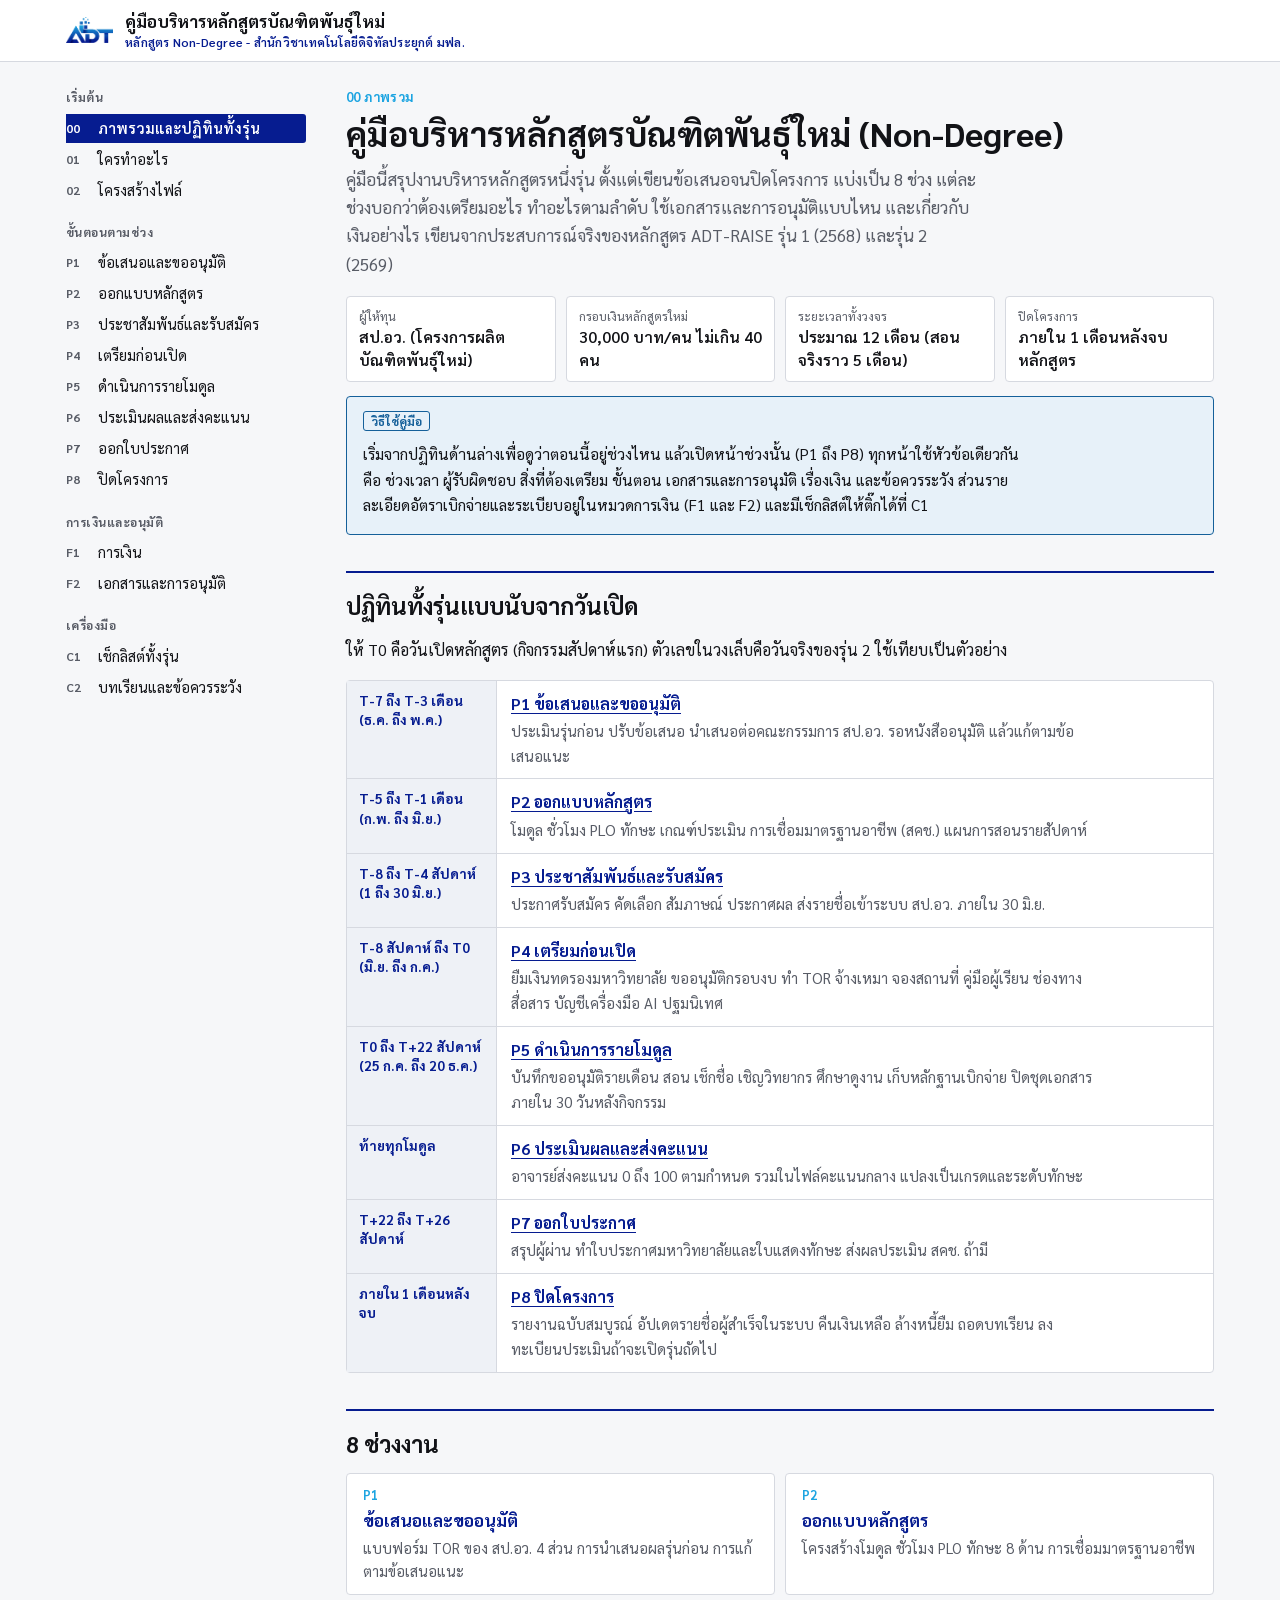
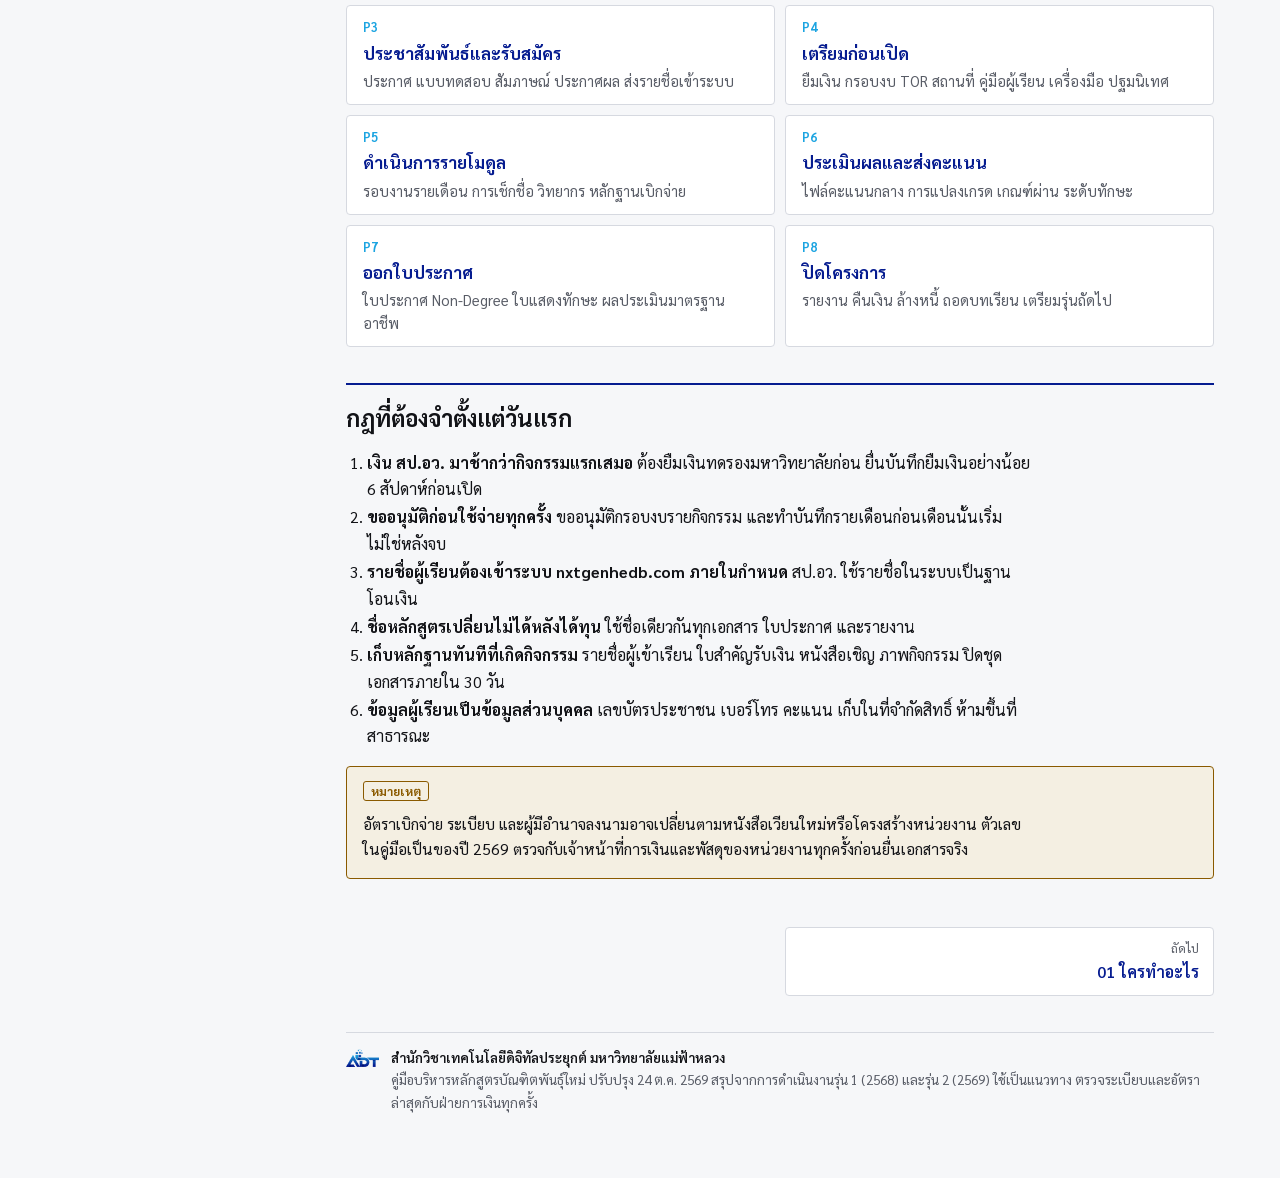
<file: index.html>
<!doctype html>
<html lang="th">
<head>
<meta charset="utf-8">
<meta name="viewport" content="width=device-width, initial-scale=1">
<title>คู่มือบริหารหลักสูตรบัณฑิตพันธุ์ใหม่</title>
<meta name="description" content="00 ภาพรวมและปฏิทินทั้งรุ่น">
<link rel="preconnect" href="https://fonts.googleapis.com">
<link rel="preconnect" href="https://fonts.gstatic.com" crossorigin>
<link rel="stylesheet" href="https://fonts.googleapis.com/css2?family=Sarabun:wght@400;600;700&display=swap">
<link rel="stylesheet" href="style.css">
<link rel="icon" type="image/png" href="assets/ADTlogo.png">
</head>
<body>
<header class="top"><div class="top-in">
  <a class="brand" href="index.html">
    <img class="logo" src="assets/ADTlogo.png" alt="สำนักวิชาเทคโนโลยีดิจิทัลประยุกต์ มฟล." onerror="this.style.display='none'">
    <div><div class="t">คู่มือบริหารหลักสูตรบัณฑิตพันธุ์ใหม่</div><div class="org">หลักสูตร Non-Degree - สำนักวิชาเทคโนโลยีดิจิทัลประยุกต์ มฟล.</div></div>
  </a>
  <button class="btn quiet menu-btn" type="button" aria-expanded="false" aria-controls="side">สารบัญ</button>
</div></header>
<div class="shell">
<nav class="side" id="side" aria-label="สารบัญ">
<div class="grp">เริ่มต้น</div><ol>
<li><a href="index.html" aria-current="page"><span class="n">00</span><span>ภาพรวมและปฏิทินทั้งรุ่น</span></a></li>
<li><a href="roles.html"><span class="n">01</span><span>ใครทำอะไร</span></a></li>
<li><a href="files.html"><span class="n">02</span><span>โครงสร้างไฟล์</span></a></li>
</ol>
<div class="grp">ขั้นตอนตามช่วง</div><ol>
<li><a href="p1-proposal.html"><span class="n">P1</span><span>ข้อเสนอและขออนุมัติ</span></a></li>
<li><a href="p2-design.html"><span class="n">P2</span><span>ออกแบบหลักสูตร</span></a></li>
<li><a href="p3-admission.html"><span class="n">P3</span><span>ประชาสัมพันธ์และรับสมัคร</span></a></li>
<li><a href="p4-prelaunch.html"><span class="n">P4</span><span>เตรียมก่อนเปิด</span></a></li>
<li><a href="p5-operation.html"><span class="n">P5</span><span>ดำเนินการรายโมดูล</span></a></li>
<li><a href="p6-assessment.html"><span class="n">P6</span><span>ประเมินผลและส่งคะแนน</span></a></li>
<li><a href="p7-certificate.html"><span class="n">P7</span><span>ออกใบประกาศ</span></a></li>
<li><a href="p8-closeout.html"><span class="n">P8</span><span>ปิดโครงการ</span></a></li>
</ol>
<div class="grp">การเงินและอนุมัติ</div><ol>
<li><a href="finance.html"><span class="n">F1</span><span>การเงิน</span></a></li>
<li><a href="approvals.html"><span class="n">F2</span><span>เอกสารและการอนุมัติ</span></a></li>
</ol>
<div class="grp">เครื่องมือ</div><ol>
<li><a href="checklist.html"><span class="n">C1</span><span>เช็กลิสต์ทั้งรุ่น</span></a></li>
<li><a href="lessons.html"><span class="n">C2</span><span>บทเรียนและข้อควรระวัง</span></a></li>
</ol>
</nav>
<main>
<div class="eyebrow">00 ภาพรวม</div>
<h1>คู่มือบริหารหลักสูตรบัณฑิตพันธุ์ใหม่ (Non-Degree)</h1>
<p class="lede">คู่มือนี้สรุปงานบริหารหลักสูตรหนึ่งรุ่น ตั้งแต่เขียนข้อเสนอจนปิดโครงการ แบ่งเป็น 8 ช่วง แต่ละช่วงบอกว่าต้องเตรียมอะไร ทำอะไรตามลำดับ ใช้เอกสารและการอนุมัติแบบไหน และเกี่ยวกับเงินอย่างไร เขียนจากประสบการณ์จริงของหลักสูตร ADT-RAISE รุ่น 1 (2568) และรุ่น 2 (2569)</p>

<div class="strip">
  <div><div class="k">ผู้ให้ทุน</div><div class="v">สป.อว. (โครงการผลิตบัณฑิตพันธุ์ใหม่)</div></div>
  <div><div class="k">กรอบเงินหลักสูตรใหม่</div><div class="v">30,000 บาท/คน ไม่เกิน 40 คน</div></div>
  <div><div class="k">ระยะเวลาทั้งวงจร</div><div class="v">ประมาณ 12 เดือน (สอนจริงราว 5 เดือน)</div></div>
  <div><div class="k">ปิดโครงการ</div><div class="v">ภายใน 1 เดือนหลังจบหลักสูตร</div></div>
</div>

<div class="box info">
  <span class="lbl sky">วิธีใช้คู่มือ</span>
  <p>เริ่มจากปฏิทินด้านล่างเพื่อดูว่าตอนนี้อยู่ช่วงไหน แล้วเปิดหน้าช่วงนั้น (P1 ถึง P8) ทุกหน้าใช้หัวข้อเดียวกัน คือ ช่วงเวลา ผู้รับผิดชอบ สิ่งที่ต้องเตรียม ขั้นตอน เอกสารและการอนุมัติ เรื่องเงิน และข้อควรระวัง ส่วนรายละเอียดอัตราเบิกจ่ายและระเบียบอยู่ในหมวดการเงิน (F1 และ F2) และมีเช็กลิสต์ให้ติ๊กได้ที่ C1</p>
</div>

<h2>ปฏิทินทั้งรุ่นแบบนับจากวันเปิด</h2>
<p>ให้ T0 คือวันเปิดหลักสูตร (กิจกรรมสัปดาห์แรก) ตัวเลขในวงเล็บคือวันจริงของรุ่น 2 ใช้เทียบเป็นตัวอย่าง</p>
<div class="tl">
  <div class="tl-row"><div class="tl-when">T-7 ถึง T-3 เดือน<br>(ธ.ค. ถึง พ.ค.)</div><div class="tl-what"><a href="p1-proposal.html">P1 ข้อเสนอและขออนุมัติ</a><p>ประเมินรุ่นก่อน ปรับข้อเสนอ นำเสนอต่อคณะกรรมการ สป.อว. รอหนังสืออนุมัติ แล้วแก้ตามข้อเสนอแนะ</p></div></div>
  <div class="tl-row"><div class="tl-when">T-5 ถึง T-1 เดือน<br>(ก.พ. ถึง มิ.ย.)</div><div class="tl-what"><a href="p2-design.html">P2 ออกแบบหลักสูตร</a><p>โมดูล ชั่วโมง PLO ทักษะ เกณฑ์ประเมิน การเชื่อมมาตรฐานอาชีพ (สคช.) แผนการสอนรายสัปดาห์</p></div></div>
  <div class="tl-row"><div class="tl-when">T-8 ถึง T-4 สัปดาห์<br>(1 ถึง 30 มิ.ย.)</div><div class="tl-what"><a href="p3-admission.html">P3 ประชาสัมพันธ์และรับสมัคร</a><p>ประกาศรับสมัคร คัดเลือก สัมภาษณ์ ประกาศผล ส่งรายชื่อเข้าระบบ สป.อว. ภายใน 30 มิ.ย.</p></div></div>
  <div class="tl-row"><div class="tl-when">T-8 สัปดาห์ ถึง T0<br>(มิ.ย. ถึง ก.ค.)</div><div class="tl-what"><a href="p4-prelaunch.html">P4 เตรียมก่อนเปิด</a><p>ยืมเงินทดรองมหาวิทยาลัย ขออนุมัติกรอบงบ ทำ TOR จ้างเหมา จองสถานที่ คู่มือผู้เรียน ช่องทางสื่อสาร บัญชีเครื่องมือ AI ปฐมนิเทศ</p></div></div>
  <div class="tl-row"><div class="tl-when">T0 ถึง T+22 สัปดาห์<br>(25 ก.ค. ถึง 20 ธ.ค.)</div><div class="tl-what"><a href="p5-operation.html">P5 ดำเนินการรายโมดูล</a><p>บันทึกขออนุมัติรายเดือน สอน เช็กชื่อ เชิญวิทยากร ศึกษาดูงาน เก็บหลักฐานเบิกจ่าย ปิดชุดเอกสารภายใน 30 วันหลังกิจกรรม</p></div></div>
  <div class="tl-row"><div class="tl-when">ท้ายทุกโมดูล</div><div class="tl-what"><a href="p6-assessment.html">P6 ประเมินผลและส่งคะแนน</a><p>อาจารย์ส่งคะแนน 0 ถึง 100 ตามกำหนด รวมในไฟล์คะแนนกลาง แปลงเป็นเกรดและระดับทักษะ</p></div></div>
  <div class="tl-row"><div class="tl-when">T+22 ถึง T+26 สัปดาห์</div><div class="tl-what"><a href="p7-certificate.html">P7 ออกใบประกาศ</a><p>สรุปผู้ผ่าน ทำใบประกาศมหาวิทยาลัยและใบแสดงทักษะ ส่งผลประเมิน สคช. ถ้ามี</p></div></div>
  <div class="tl-row"><div class="tl-when">ภายใน 1 เดือนหลังจบ</div><div class="tl-what"><a href="p8-closeout.html">P8 ปิดโครงการ</a><p>รายงานฉบับสมบูรณ์ อัปเดตรายชื่อผู้สำเร็จในระบบ คืนเงินเหลือ ล้างหนี้ยืม ถอดบทเรียน ลงทะเบียนประเมินถ้าจะเปิดรุ่นถัดไป</p></div></div>
</div>

<h2>8 ช่วงงาน</h2>
<div class="cards">
  <a class="card" href="p1-proposal.html"><span class="n">P1</span><b>ข้อเสนอและขออนุมัติ</b><span>แบบฟอร์ม TOR ของ สป.อว. 4 ส่วน การนำเสนอผลรุ่นก่อน การแก้ตามข้อเสนอแนะ</span></a>
  <a class="card" href="p2-design.html"><span class="n">P2</span><b>ออกแบบหลักสูตร</b><span>โครงสร้างโมดูล ชั่วโมง PLO ทักษะ 8 ด้าน การเชื่อมมาตรฐานอาชีพ</span></a>
  <a class="card" href="p3-admission.html"><span class="n">P3</span><b>ประชาสัมพันธ์และรับสมัคร</b><span>ประกาศ แบบทดสอบ สัมภาษณ์ ประกาศผล ส่งรายชื่อเข้าระบบ</span></a>
  <a class="card" href="p4-prelaunch.html"><span class="n">P4</span><b>เตรียมก่อนเปิด</b><span>ยืมเงิน กรอบงบ TOR สถานที่ คู่มือผู้เรียน เครื่องมือ ปฐมนิเทศ</span></a>
  <a class="card" href="p5-operation.html"><span class="n">P5</span><b>ดำเนินการรายโมดูล</b><span>รอบงานรายเดือน การเช็กชื่อ วิทยากร หลักฐานเบิกจ่าย</span></a>
  <a class="card" href="p6-assessment.html"><span class="n">P6</span><b>ประเมินผลและส่งคะแนน</b><span>ไฟล์คะแนนกลาง การแปลงเกรด เกณฑ์ผ่าน ระดับทักษะ</span></a>
  <a class="card" href="p7-certificate.html"><span class="n">P7</span><b>ออกใบประกาศ</b><span>ใบประกาศ Non-Degree ใบแสดงทักษะ ผลประเมินมาตรฐานอาชีพ</span></a>
  <a class="card" href="p8-closeout.html"><span class="n">P8</span><b>ปิดโครงการ</b><span>รายงาน คืนเงิน ล้างหนี้ ถอดบทเรียน เตรียมรุ่นถัดไป</span></a>
</div>

<h2>กฎที่ต้องจำตั้งแต่วันแรก</h2>
<ol>
  <li><b>เงิน สป.อว. มาช้ากว่ากิจกรรมแรกเสมอ</b> ต้องยืมเงินทดรองมหาวิทยาลัยก่อน ยื่นบันทึกยืมเงินอย่างน้อย 6 สัปดาห์ก่อนเปิด</li>
  <li><b>ขออนุมัติก่อนใช้จ่ายทุกครั้ง</b> ขออนุมัติกรอบงบรายกิจกรรม และทำบันทึกรายเดือนก่อนเดือนนั้นเริ่ม ไม่ใช่หลังจบ</li>
  <li><b>รายชื่อผู้เรียนต้องเข้าระบบ nxtgenhedb.com ภายในกำหนด</b> สป.อว. ใช้รายชื่อในระบบเป็นฐานโอนเงิน</li>
  <li><b>ชื่อหลักสูตรเปลี่ยนไม่ได้หลังได้ทุน</b> ใช้ชื่อเดียวกันทุกเอกสาร ใบประกาศ และรายงาน</li>
  <li><b>เก็บหลักฐานทันทีที่เกิดกิจกรรม</b> รายชื่อผู้เข้าเรียน ใบสำคัญรับเงิน หนังสือเชิญ ภาพกิจกรรม ปิดชุดเอกสารภายใน 30 วัน</li>
  <li><b>ข้อมูลผู้เรียนเป็นข้อมูลส่วนบุคคล</b> เลขบัตรประชาชน เบอร์โทร คะแนน เก็บในที่จำกัดสิทธิ์ ห้ามขึ้นที่สาธารณะ</li>
</ol>

<div class="box warn">
  <span class="lbl warn">หมายเหตุ</span>
  <p>อัตราเบิกจ่าย ระเบียบ และผู้มีอำนาจลงนามอาจเปลี่ยนตามหนังสือเวียนใหม่หรือโครงสร้างหน่วยงาน ตัวเลขในคู่มือเป็นของปี 2569 ตรวจกับเจ้าหน้าที่การเงินและพัสดุของหน่วยงานทุกครั้งก่อนยื่นเอกสารจริง</p>
</div>
<nav class="pn" aria-label="หน้าก่อนและถัดไป">
<a class="next" href="roles.html"><small>ถัดไป</small>01 ใครทำอะไร</a>
</nav>
<footer><img src="assets/ADTlogo.png" alt="" onerror="this.style.display='none'"><div><b>สำนักวิชาเทคโนโลยีดิจิทัลประยุกต์ มหาวิทยาลัยแม่ฟ้าหลวง</b><br>คู่มือบริหารหลักสูตรบัณฑิตพันธุ์ใหม่ ปรับปรุง 24 ต.ค. 2569 สรุปจากการดำเนินงานรุ่น 1 (2568) และรุ่น 2 (2569) ใช้เป็นแนวทาง ตรวจระเบียบและอัตราล่าสุดกับฝ่ายการเงินทุกครั้ง</div></footer>
</main>
</div>
<script>
(function () {
  var b = document.querySelector('.menu-btn'), s = document.getElementById('side');
  if (b && s) b.addEventListener('click', function () {
    var o = s.classList.toggle('open'); b.setAttribute('aria-expanded', o ? 'true' : 'false');
  });
})();
</script>

</body>
</html>
</file>
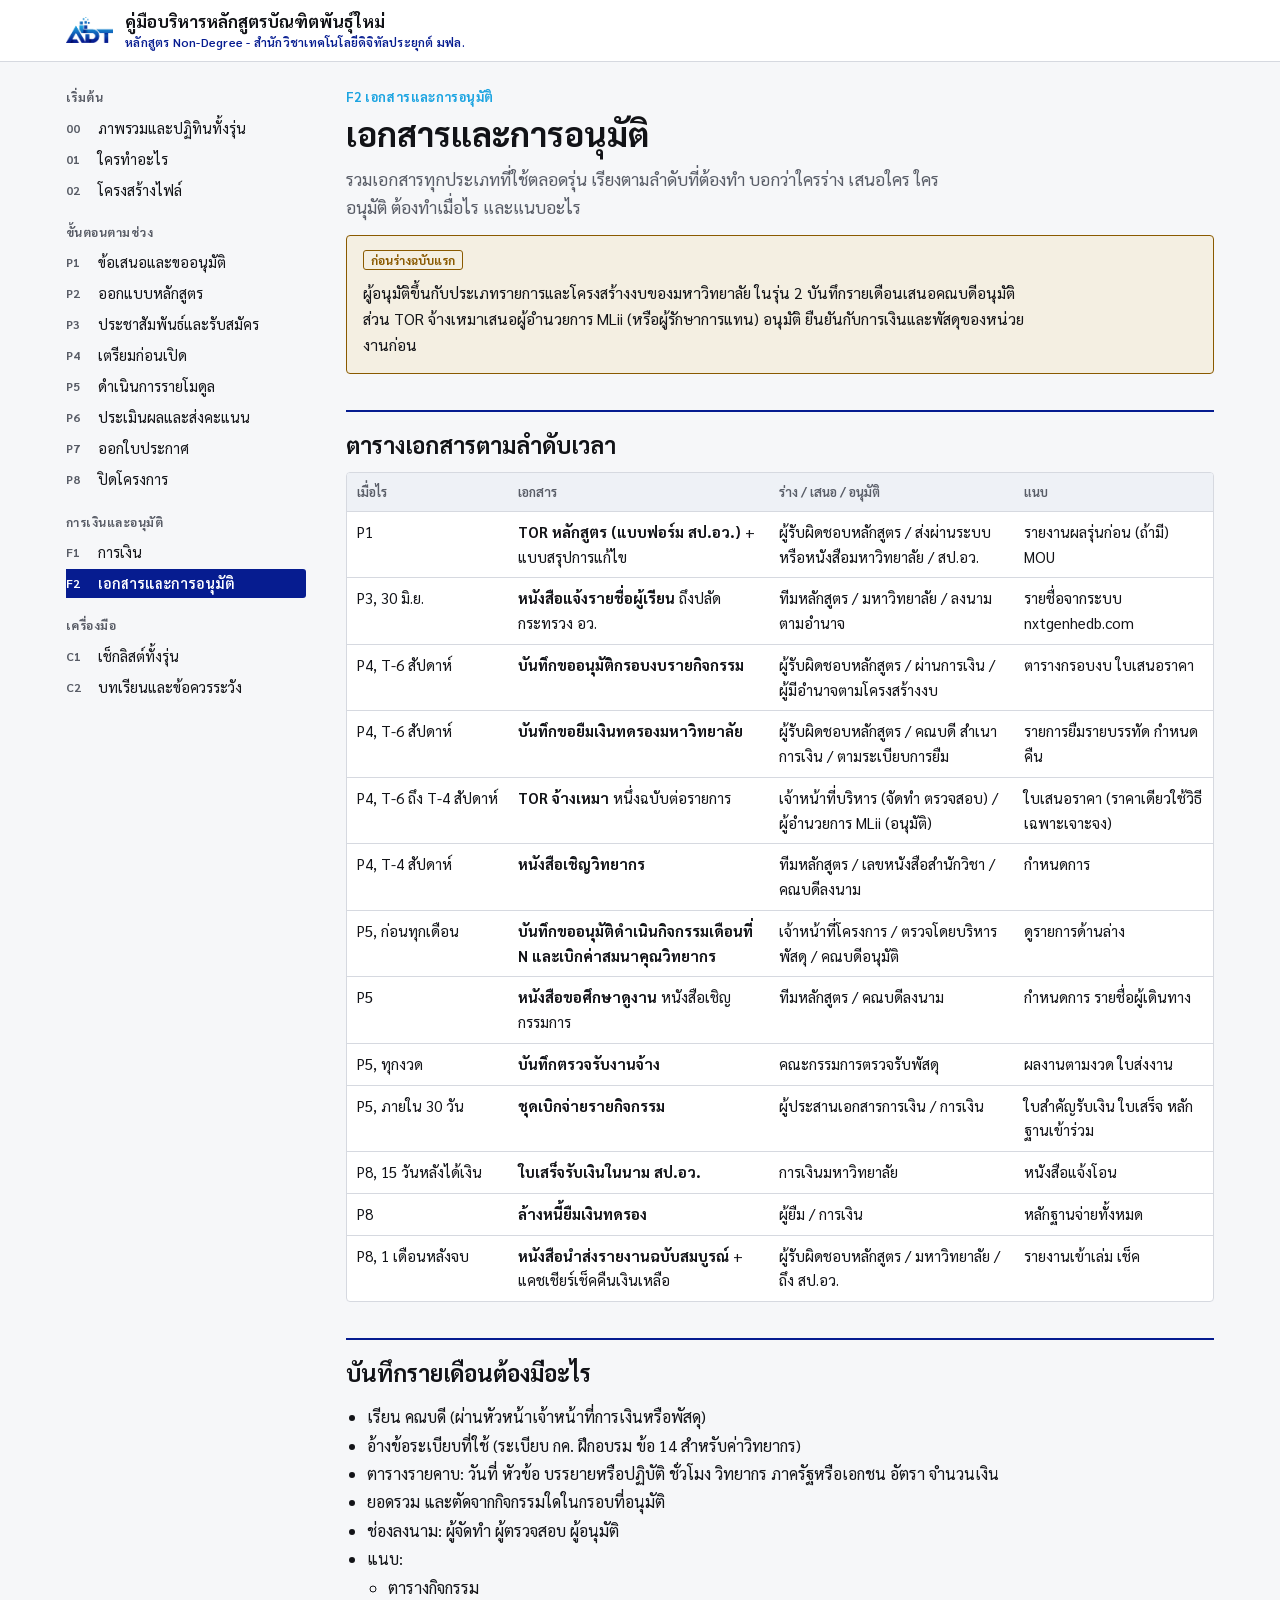
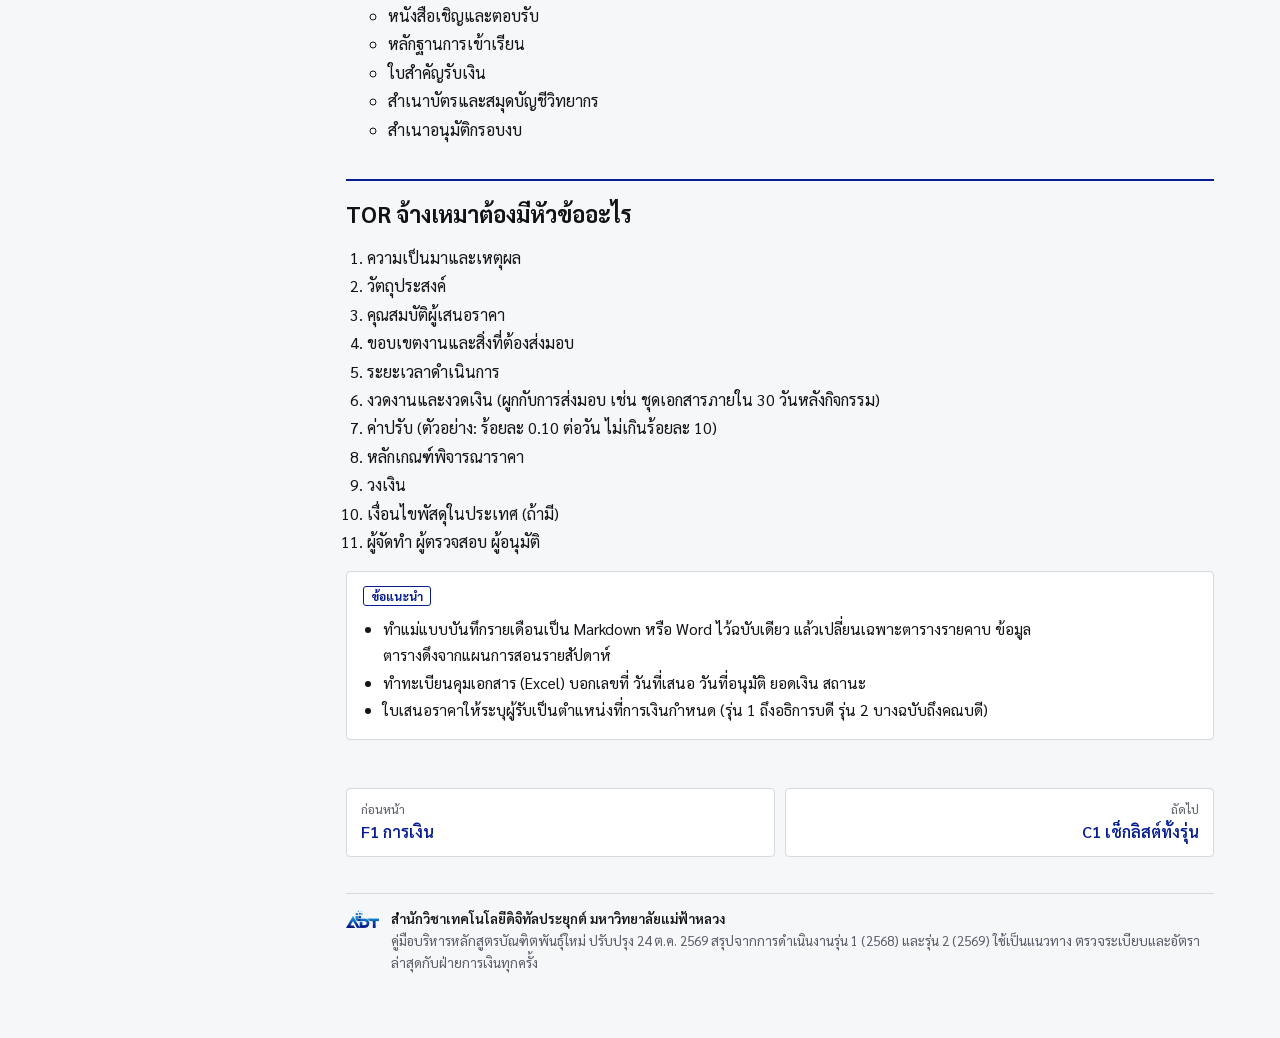
<file: approvals.html>
<!doctype html>
<html lang="th">
<head>
<meta charset="utf-8">
<meta name="viewport" content="width=device-width, initial-scale=1">
<title>เอกสารและการอนุมัติ | คู่มือบริหารหลักสูตรบัณฑิตพันธุ์ใหม่</title>
<meta name="description" content="F2 เอกสารและการอนุมัติ">
<link rel="preconnect" href="https://fonts.googleapis.com">
<link rel="preconnect" href="https://fonts.gstatic.com" crossorigin>
<link rel="stylesheet" href="https://fonts.googleapis.com/css2?family=Sarabun:wght@400;600;700&display=swap">
<link rel="stylesheet" href="style.css">
<link rel="icon" type="image/png" href="assets/ADTlogo.png">
</head>
<body>
<header class="top"><div class="top-in">
  <a class="brand" href="index.html">
    <img class="logo" src="assets/ADTlogo.png" alt="สำนักวิชาเทคโนโลยีดิจิทัลประยุกต์ มฟล." onerror="this.style.display='none'">
    <div><div class="t">คู่มือบริหารหลักสูตรบัณฑิตพันธุ์ใหม่</div><div class="org">หลักสูตร Non-Degree - สำนักวิชาเทคโนโลยีดิจิทัลประยุกต์ มฟล.</div></div>
  </a>
  <button class="btn quiet menu-btn" type="button" aria-expanded="false" aria-controls="side">สารบัญ</button>
</div></header>
<div class="shell">
<nav class="side" id="side" aria-label="สารบัญ">
<div class="grp">เริ่มต้น</div><ol>
<li><a href="index.html"><span class="n">00</span><span>ภาพรวมและปฏิทินทั้งรุ่น</span></a></li>
<li><a href="roles.html"><span class="n">01</span><span>ใครทำอะไร</span></a></li>
<li><a href="files.html"><span class="n">02</span><span>โครงสร้างไฟล์</span></a></li>
</ol>
<div class="grp">ขั้นตอนตามช่วง</div><ol>
<li><a href="p1-proposal.html"><span class="n">P1</span><span>ข้อเสนอและขออนุมัติ</span></a></li>
<li><a href="p2-design.html"><span class="n">P2</span><span>ออกแบบหลักสูตร</span></a></li>
<li><a href="p3-admission.html"><span class="n">P3</span><span>ประชาสัมพันธ์และรับสมัคร</span></a></li>
<li><a href="p4-prelaunch.html"><span class="n">P4</span><span>เตรียมก่อนเปิด</span></a></li>
<li><a href="p5-operation.html"><span class="n">P5</span><span>ดำเนินการรายโมดูล</span></a></li>
<li><a href="p6-assessment.html"><span class="n">P6</span><span>ประเมินผลและส่งคะแนน</span></a></li>
<li><a href="p7-certificate.html"><span class="n">P7</span><span>ออกใบประกาศ</span></a></li>
<li><a href="p8-closeout.html"><span class="n">P8</span><span>ปิดโครงการ</span></a></li>
</ol>
<div class="grp">การเงินและอนุมัติ</div><ol>
<li><a href="finance.html"><span class="n">F1</span><span>การเงิน</span></a></li>
<li><a href="approvals.html" aria-current="page"><span class="n">F2</span><span>เอกสารและการอนุมัติ</span></a></li>
</ol>
<div class="grp">เครื่องมือ</div><ol>
<li><a href="checklist.html"><span class="n">C1</span><span>เช็กลิสต์ทั้งรุ่น</span></a></li>
<li><a href="lessons.html"><span class="n">C2</span><span>บทเรียนและข้อควรระวัง</span></a></li>
</ol>
</nav>
<main>
<div class="eyebrow">F2 เอกสารและการอนุมัติ</div>
<h1>เอกสารและการอนุมัติ</h1>
<p class="lede">รวมเอกสารทุกประเภทที่ใช้ตลอดรุ่น เรียงตามลำดับที่ต้องทำ บอกว่าใครร่าง เสนอใคร ใครอนุมัติ ต้องทำเมื่อไร และแนบอะไร</p>

<div class="box warn">
  <span class="lbl warn">ก่อนร่างฉบับแรก</span>
  <p>ผู้อนุมัติขึ้นกับประเภทรายการและโครงสร้างงบของมหาวิทยาลัย ในรุ่น 2 บันทึกรายเดือนเสนอคณบดีอนุมัติ ส่วน TOR จ้างเหมาเสนอผู้อำนวยการ MLii (หรือผู้รักษาการแทน) อนุมัติ ยืนยันกับการเงินและพัสดุของหน่วยงานก่อน</p>
</div>

<h2>ตารางเอกสารตามลำดับเวลา</h2>
<div class="tbl"><table>
<thead><tr><th>เมื่อไร</th><th>เอกสาร</th><th>ร่าง / เสนอ / อนุมัติ</th><th>แนบ</th></tr></thead>
<tbody>
<tr><td class="nw">P1</td><td><b>TOR หลักสูตร (แบบฟอร์ม สป.อว.)</b> + แบบสรุปการแก้ไข</td><td>ผู้รับผิดชอบหลักสูตร / ส่งผ่านระบบหรือหนังสือมหาวิทยาลัย / สป.อว.</td><td>รายงานผลรุ่นก่อน (ถ้ามี) MOU</td></tr>
<tr><td class="nw">P3, 30 มิ.ย.</td><td><b>หนังสือแจ้งรายชื่อผู้เรียน</b> ถึงปลัดกระทรวง อว.</td><td>ทีมหลักสูตร / มหาวิทยาลัย / ลงนามตามอำนาจ</td><td>รายชื่อจากระบบ nxtgenhedb.com</td></tr>
<tr><td class="nw">P4, T-6 สัปดาห์</td><td><b>บันทึกขออนุมัติกรอบงบรายกิจกรรม</b></td><td>ผู้รับผิดชอบหลักสูตร / ผ่านการเงิน / ผู้มีอำนาจตามโครงสร้างงบ</td><td>ตารางกรอบงบ ใบเสนอราคา</td></tr>
<tr><td class="nw">P4, T-6 สัปดาห์</td><td><b>บันทึกขอยืมเงินทดรองมหาวิทยาลัย</b></td><td>ผู้รับผิดชอบหลักสูตร / คณบดี สำเนาการเงิน / ตามระเบียบการยืม</td><td>รายการยืมรายบรรทัด กำหนดคืน</td></tr>
<tr><td class="nw">P4, T-6 ถึง T-4 สัปดาห์</td><td><b>TOR จ้างเหมา</b> หนึ่งฉบับต่อรายการ</td><td>เจ้าหน้าที่บริหาร (จัดทำ ตรวจสอบ) / ผู้อำนวยการ MLii (อนุมัติ)</td><td>ใบเสนอราคา (ราคาเดียวใช้วิธีเฉพาะเจาะจง)</td></tr>
<tr><td class="nw">P4, T-4 สัปดาห์</td><td><b>หนังสือเชิญวิทยากร</b></td><td>ทีมหลักสูตร / เลขหนังสือสำนักวิชา / คณบดีลงนาม</td><td>กำหนดการ</td></tr>
<tr><td class="nw">P5, ก่อนทุกเดือน</td><td><b>บันทึกขออนุมัติดำเนินกิจกรรมเดือนที่ N และเบิกค่าสมนาคุณวิทยากร</b></td><td>เจ้าหน้าที่โครงการ / ตรวจโดยบริหาร พัสดุ / คณบดีอนุมัติ</td><td>ดูรายการด้านล่าง</td></tr>
<tr><td class="nw">P5</td><td><b>หนังสือขอศึกษาดูงาน</b> หนังสือเชิญกรรมการ</td><td>ทีมหลักสูตร / คณบดีลงนาม</td><td>กำหนดการ รายชื่อผู้เดินทาง</td></tr>
<tr><td class="nw">P5, ทุกงวด</td><td><b>บันทึกตรวจรับงานจ้าง</b></td><td>คณะกรรมการตรวจรับพัสดุ</td><td>ผลงานตามงวด ใบส่งงาน</td></tr>
<tr><td class="nw">P5, ภายใน 30 วัน</td><td><b>ชุดเบิกจ่ายรายกิจกรรม</b></td><td>ผู้ประสานเอกสารการเงิน / การเงิน</td><td>ใบสำคัญรับเงิน ใบเสร็จ หลักฐานเข้าร่วม</td></tr>
<tr><td class="nw">P8, 15 วันหลังได้เงิน</td><td><b>ใบเสร็จรับเงินในนาม สป.อว.</b></td><td>การเงินมหาวิทยาลัย</td><td>หนังสือแจ้งโอน</td></tr>
<tr><td class="nw">P8</td><td><b>ล้างหนี้ยืมเงินทดรอง</b></td><td>ผู้ยืม / การเงิน</td><td>หลักฐานจ่ายทั้งหมด</td></tr>
<tr><td class="nw">P8, 1 เดือนหลังจบ</td><td><b>หนังสือนำส่งรายงานฉบับสมบูรณ์</b> + แคชเชียร์เช็คคืนเงินเหลือ</td><td>ผู้รับผิดชอบหลักสูตร / มหาวิทยาลัย / ถึง สป.อว.</td><td>รายงานเข้าเล่ม เช็ค</td></tr>
</tbody></table></div>

<h2>บันทึกรายเดือนต้องมีอะไร</h2>
<ul>
  <li>เรียน คณบดี (ผ่านหัวหน้าเจ้าหน้าที่การเงินหรือพัสดุ)</li>
  <li>อ้างข้อระเบียบที่ใช้ (ระเบียบ กค. ฝึกอบรม ข้อ 14 สำหรับค่าวิทยากร)</li>
  <li>ตารางรายคาบ: วันที่ หัวข้อ บรรยายหรือปฏิบัติ ชั่วโมง วิทยากร ภาครัฐหรือเอกชน อัตรา จำนวนเงิน</li>
  <li>ยอดรวม และตัดจากกิจกรรมใดในกรอบที่อนุมัติ</li>
  <li>ช่องลงนาม: ผู้จัดทำ ผู้ตรวจสอบ ผู้อนุมัติ</li>
  <li>แนบ:
    <ul>
      <li>ตารางกิจกรรม</li>
      <li>หนังสือเชิญและตอบรับ</li>
      <li>หลักฐานการเข้าเรียน</li>
      <li>ใบสำคัญรับเงิน</li>
      <li>สำเนาบัตรและสมุดบัญชีวิทยากร</li>
      <li>สำเนาอนุมัติกรอบงบ</li>
    </ul>
  </li>
</ul>

<h2>TOR จ้างเหมาต้องมีหัวข้ออะไร</h2>
<ol>
  <li>ความเป็นมาและเหตุผล</li>
  <li>วัตถุประสงค์</li>
  <li>คุณสมบัติผู้เสนอราคา</li>
  <li>ขอบเขตงานและสิ่งที่ต้องส่งมอบ</li>
  <li>ระยะเวลาดำเนินการ</li>
  <li>งวดงานและงวดเงิน (ผูกกับการส่งมอบ เช่น ชุดเอกสารภายใน 30 วันหลังกิจกรรม)</li>
  <li>ค่าปรับ (ตัวอย่าง: ร้อยละ 0.10 ต่อวัน ไม่เกินร้อยละ 10)</li>
  <li>หลักเกณฑ์พิจารณาราคา</li>
  <li>วงเงิน</li>
  <li>เงื่อนไขพัสดุในประเทศ (ถ้ามี)</li>
  <li>ผู้จัดทำ ผู้ตรวจสอบ ผู้อนุมัติ</li>
</ol>

<div class="box">
  <span class="lbl navy">ข้อแนะนำ</span>
  <ul>
    <li>ทำแม่แบบบันทึกรายเดือนเป็น Markdown หรือ Word ไว้ฉบับเดียว แล้วเปลี่ยนเฉพาะตารางรายคาบ ข้อมูลตารางดึงจากแผนการสอนรายสัปดาห์</li>
    <li>ทำทะเบียนคุมเอกสาร (Excel) บอกเลขที่ วันที่เสนอ วันที่อนุมัติ ยอดเงิน สถานะ</li>
    <li>ใบเสนอราคาให้ระบุผู้รับเป็นตำแหน่งที่การเงินกำหนด (รุ่น 1 ถึงอธิการบดี รุ่น 2 บางฉบับถึงคณบดี)</li>
  </ul>
</div>
<nav class="pn" aria-label="หน้าก่อนและถัดไป">
<a href="finance.html"><small>ก่อนหน้า</small>F1 การเงิน</a>
<a class="next" href="checklist.html"><small>ถัดไป</small>C1 เช็กลิสต์ทั้งรุ่น</a>
</nav>
<footer><img src="assets/ADTlogo.png" alt="" onerror="this.style.display='none'"><div><b>สำนักวิชาเทคโนโลยีดิจิทัลประยุกต์ มหาวิทยาลัยแม่ฟ้าหลวง</b><br>คู่มือบริหารหลักสูตรบัณฑิตพันธุ์ใหม่ ปรับปรุง 24 ต.ค. 2569 สรุปจากการดำเนินงานรุ่น 1 (2568) และรุ่น 2 (2569) ใช้เป็นแนวทาง ตรวจระเบียบและอัตราล่าสุดกับฝ่ายการเงินทุกครั้ง</div></footer>
</main>
</div>
<script>
(function () {
  var b = document.querySelector('.menu-btn'), s = document.getElementById('side');
  if (b && s) b.addEventListener('click', function () {
    var o = s.classList.toggle('open'); b.setAttribute('aria-expanded', o ? 'true' : 'false');
  });
})();
</script>

</body>
</html>
</file>
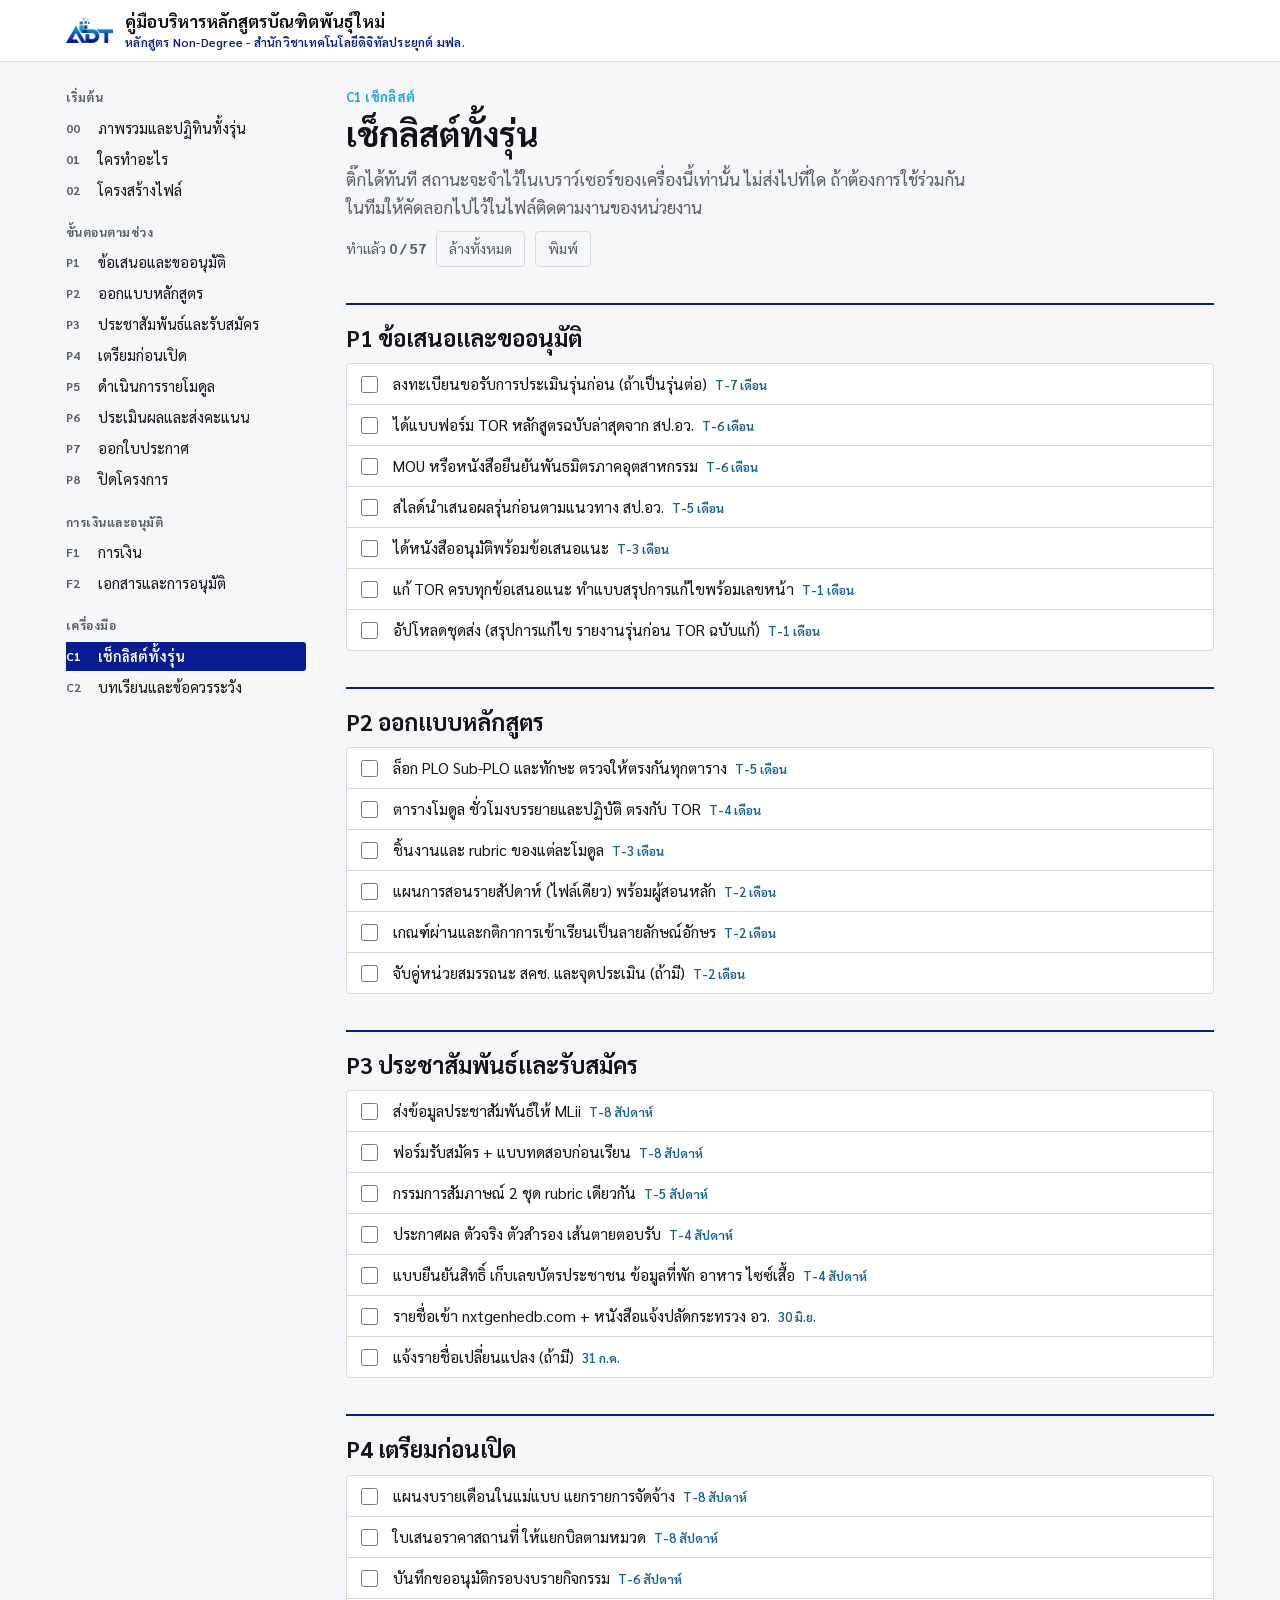
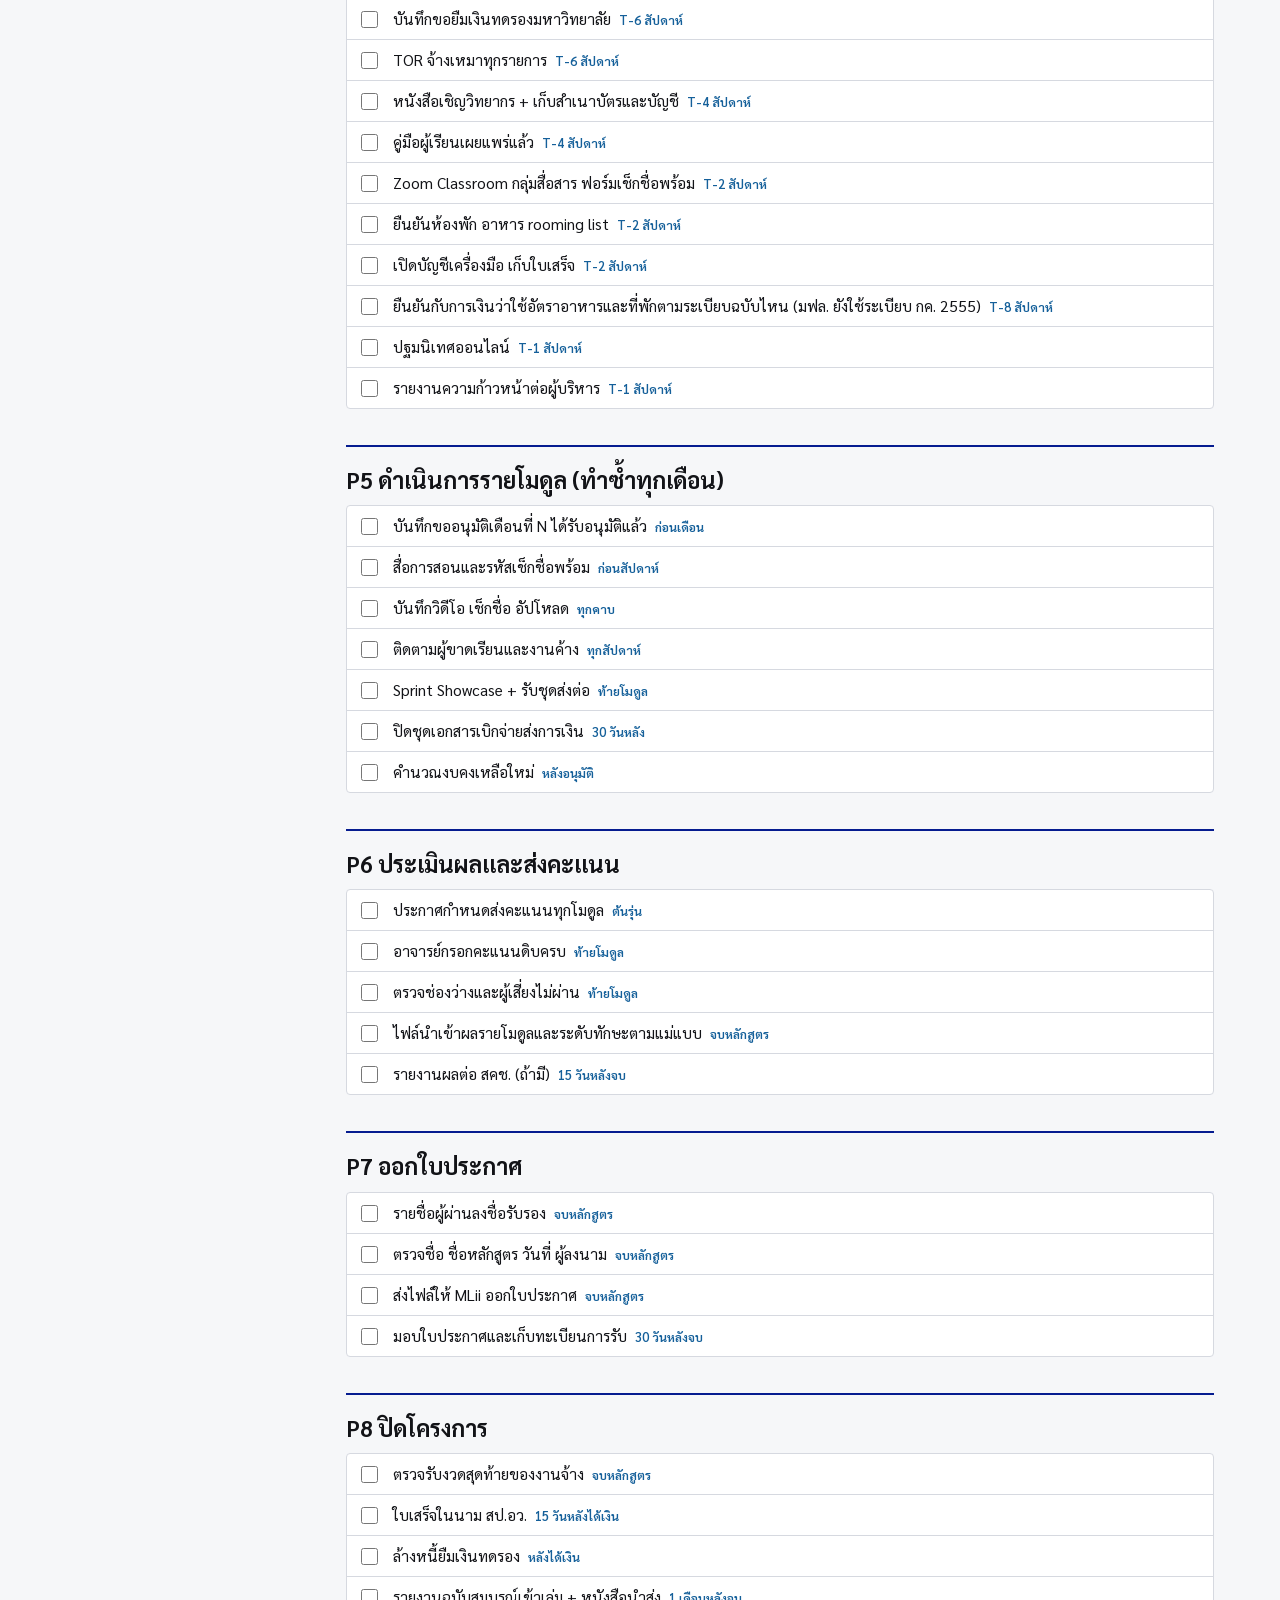
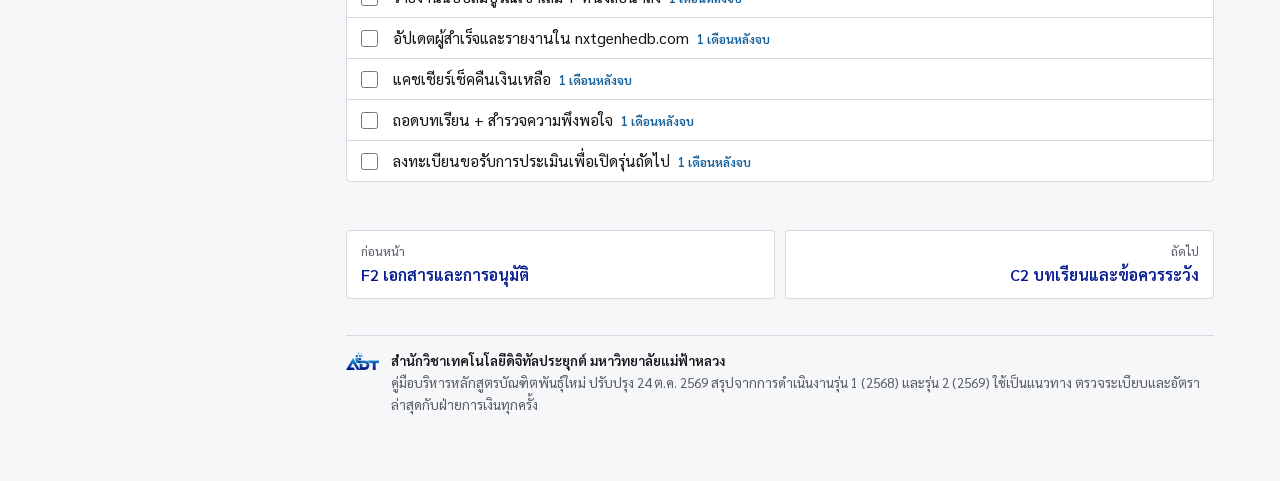
<file: checklist.html>
<!doctype html>
<html lang="th">
<head>
<meta charset="utf-8">
<meta name="viewport" content="width=device-width, initial-scale=1">
<title>เช็กลิสต์ทั้งรุ่น | คู่มือบริหารหลักสูตรบัณฑิตพันธุ์ใหม่</title>
<meta name="description" content="C1 เช็กลิสต์ทั้งรุ่น">
<link rel="preconnect" href="https://fonts.googleapis.com">
<link rel="preconnect" href="https://fonts.gstatic.com" crossorigin>
<link rel="stylesheet" href="https://fonts.googleapis.com/css2?family=Sarabun:wght@400;600;700&display=swap">
<link rel="stylesheet" href="style.css">
<link rel="icon" type="image/png" href="assets/ADTlogo.png">
</head>
<body>
<header class="top"><div class="top-in">
  <a class="brand" href="index.html">
    <img class="logo" src="assets/ADTlogo.png" alt="สำนักวิชาเทคโนโลยีดิจิทัลประยุกต์ มฟล." onerror="this.style.display='none'">
    <div><div class="t">คู่มือบริหารหลักสูตรบัณฑิตพันธุ์ใหม่</div><div class="org">หลักสูตร Non-Degree - สำนักวิชาเทคโนโลยีดิจิทัลประยุกต์ มฟล.</div></div>
  </a>
  <button class="btn quiet menu-btn" type="button" aria-expanded="false" aria-controls="side">สารบัญ</button>
</div></header>
<div class="shell">
<nav class="side" id="side" aria-label="สารบัญ">
<div class="grp">เริ่มต้น</div><ol>
<li><a href="index.html"><span class="n">00</span><span>ภาพรวมและปฏิทินทั้งรุ่น</span></a></li>
<li><a href="roles.html"><span class="n">01</span><span>ใครทำอะไร</span></a></li>
<li><a href="files.html"><span class="n">02</span><span>โครงสร้างไฟล์</span></a></li>
</ol>
<div class="grp">ขั้นตอนตามช่วง</div><ol>
<li><a href="p1-proposal.html"><span class="n">P1</span><span>ข้อเสนอและขออนุมัติ</span></a></li>
<li><a href="p2-design.html"><span class="n">P2</span><span>ออกแบบหลักสูตร</span></a></li>
<li><a href="p3-admission.html"><span class="n">P3</span><span>ประชาสัมพันธ์และรับสมัคร</span></a></li>
<li><a href="p4-prelaunch.html"><span class="n">P4</span><span>เตรียมก่อนเปิด</span></a></li>
<li><a href="p5-operation.html"><span class="n">P5</span><span>ดำเนินการรายโมดูล</span></a></li>
<li><a href="p6-assessment.html"><span class="n">P6</span><span>ประเมินผลและส่งคะแนน</span></a></li>
<li><a href="p7-certificate.html"><span class="n">P7</span><span>ออกใบประกาศ</span></a></li>
<li><a href="p8-closeout.html"><span class="n">P8</span><span>ปิดโครงการ</span></a></li>
</ol>
<div class="grp">การเงินและอนุมัติ</div><ol>
<li><a href="finance.html"><span class="n">F1</span><span>การเงิน</span></a></li>
<li><a href="approvals.html"><span class="n">F2</span><span>เอกสารและการอนุมัติ</span></a></li>
</ol>
<div class="grp">เครื่องมือ</div><ol>
<li><a href="checklist.html" aria-current="page"><span class="n">C1</span><span>เช็กลิสต์ทั้งรุ่น</span></a></li>
<li><a href="lessons.html"><span class="n">C2</span><span>บทเรียนและข้อควรระวัง</span></a></li>
</ol>
</nav>
<main>
<div class="eyebrow">C1 เช็กลิสต์</div>
<h1>เช็กลิสต์ทั้งรุ่น</h1>
<p class="lede">ติ๊กได้ทันที สถานะจะจำไว้ในเบราว์เซอร์ของเครื่องนี้เท่านั้น ไม่ส่งไปที่ใด ถ้าต้องการใช้ร่วมกันในทีมให้คัดลอกไปไว้ในไฟล์ติดตามงานของหน่วยงาน</p>
<div class="ck-tools"><span>ทำแล้ว <b id="ck-count" class="mono">0</b></span><button class="btn quiet" type="button" id="ck-reset">ล้างทั้งหมด</button><button class="btn quiet" type="button" onclick="window.print()">พิมพ์</button></div>
<h2>P1 ข้อเสนอและขออนุมัติ</h2>
<ul class="ck">
<li><label><input type="checkbox" id="c01"><span>ลงทะเบียนขอรับการประเมินรุ่นก่อน (ถ้าเป็นรุ่นต่อ)<span class="when">T-7 เดือน</span></span></label></li>
<li><label><input type="checkbox" id="c02"><span>ได้แบบฟอร์ม TOR หลักสูตรฉบับล่าสุดจาก สป.อว.<span class="when">T-6 เดือน</span></span></label></li>
<li><label><input type="checkbox" id="c03"><span>MOU หรือหนังสือยืนยันพันธมิตรภาคอุตสาหกรรม<span class="when">T-6 เดือน</span></span></label></li>
<li><label><input type="checkbox" id="c04"><span>สไลด์นำเสนอผลรุ่นก่อนตามแนวทาง สป.อว.<span class="when">T-5 เดือน</span></span></label></li>
<li><label><input type="checkbox" id="c05"><span>ได้หนังสืออนุมัติพร้อมข้อเสนอแนะ<span class="when">T-3 เดือน</span></span></label></li>
<li><label><input type="checkbox" id="c06"><span>แก้ TOR ครบทุกข้อเสนอแนะ ทำแบบสรุปการแก้ไขพร้อมเลขหน้า<span class="when">T-1 เดือน</span></span></label></li>
<li><label><input type="checkbox" id="c07"><span>อัปโหลดชุดส่ง (สรุปการแก้ไข รายงานรุ่นก่อน TOR ฉบับแก้)<span class="when">T-1 เดือน</span></span></label></li>
</ul>
<h2>P2 ออกแบบหลักสูตร</h2>
<ul class="ck">
<li><label><input type="checkbox" id="c08"><span>ล็อก PLO Sub-PLO และทักษะ ตรวจให้ตรงกันทุกตาราง<span class="when">T-5 เดือน</span></span></label></li>
<li><label><input type="checkbox" id="c09"><span>ตารางโมดูล ชั่วโมงบรรยายและปฏิบัติ ตรงกับ TOR<span class="when">T-4 เดือน</span></span></label></li>
<li><label><input type="checkbox" id="c10"><span>ชิ้นงานและ rubric ของแต่ละโมดูล<span class="when">T-3 เดือน</span></span></label></li>
<li><label><input type="checkbox" id="c11"><span>แผนการสอนรายสัปดาห์ (ไฟล์เดียว) พร้อมผู้สอนหลัก<span class="when">T-2 เดือน</span></span></label></li>
<li><label><input type="checkbox" id="c12"><span>เกณฑ์ผ่านและกติกาการเข้าเรียนเป็นลายลักษณ์อักษร<span class="when">T-2 เดือน</span></span></label></li>
<li><label><input type="checkbox" id="c13"><span>จับคู่หน่วยสมรรถนะ สคช. และจุดประเมิน (ถ้ามี)<span class="when">T-2 เดือน</span></span></label></li>
</ul>
<h2>P3 ประชาสัมพันธ์และรับสมัคร</h2>
<ul class="ck">
<li><label><input type="checkbox" id="c14"><span>ส่งข้อมูลประชาสัมพันธ์ให้ MLii<span class="when">T-8 สัปดาห์</span></span></label></li>
<li><label><input type="checkbox" id="c15"><span>ฟอร์มรับสมัคร + แบบทดสอบก่อนเรียน<span class="when">T-8 สัปดาห์</span></span></label></li>
<li><label><input type="checkbox" id="c16"><span>กรรมการสัมภาษณ์ 2 ชุด rubric เดียวกัน<span class="when">T-5 สัปดาห์</span></span></label></li>
<li><label><input type="checkbox" id="c17"><span>ประกาศผล ตัวจริง ตัวสำรอง เส้นตายตอบรับ<span class="when">T-4 สัปดาห์</span></span></label></li>
<li><label><input type="checkbox" id="c18"><span>แบบยืนยันสิทธิ์ เก็บเลขบัตรประชาชน ข้อมูลที่พัก อาหาร ไซซ์เสื้อ<span class="when">T-4 สัปดาห์</span></span></label></li>
<li><label><input type="checkbox" id="c19"><span>รายชื่อเข้า nxtgenhedb.com + หนังสือแจ้งปลัดกระทรวง อว.<span class="when">30 มิ.ย.</span></span></label></li>
<li><label><input type="checkbox" id="c20"><span>แจ้งรายชื่อเปลี่ยนแปลง (ถ้ามี)<span class="when">31 ก.ค.</span></span></label></li>
</ul>
<h2>P4 เตรียมก่อนเปิด</h2>
<ul class="ck">
<li><label><input type="checkbox" id="c21"><span>แผนงบรายเดือนในแม่แบบ แยกรายการจัดจ้าง<span class="when">T-8 สัปดาห์</span></span></label></li>
<li><label><input type="checkbox" id="c22"><span>ใบเสนอราคาสถานที่ ให้แยกบิลตามหมวด<span class="when">T-8 สัปดาห์</span></span></label></li>
<li><label><input type="checkbox" id="c23"><span>บันทึกขออนุมัติกรอบงบรายกิจกรรม<span class="when">T-6 สัปดาห์</span></span></label></li>
<li><label><input type="checkbox" id="c24"><span>บันทึกขอยืมเงินทดรองมหาวิทยาลัย<span class="when">T-6 สัปดาห์</span></span></label></li>
<li><label><input type="checkbox" id="c25"><span>TOR จ้างเหมาทุกรายการ<span class="when">T-6 สัปดาห์</span></span></label></li>
<li><label><input type="checkbox" id="c26"><span>หนังสือเชิญวิทยากร + เก็บสำเนาบัตรและบัญชี<span class="when">T-4 สัปดาห์</span></span></label></li>
<li><label><input type="checkbox" id="c27"><span>คู่มือผู้เรียนเผยแพร่แล้ว<span class="when">T-4 สัปดาห์</span></span></label></li>
<li><label><input type="checkbox" id="c28"><span>Zoom Classroom กลุ่มสื่อสาร ฟอร์มเช็กชื่อพร้อม<span class="when">T-2 สัปดาห์</span></span></label></li>
<li><label><input type="checkbox" id="c29"><span>ยืนยันห้องพัก อาหาร rooming list<span class="when">T-2 สัปดาห์</span></span></label></li>
<li><label><input type="checkbox" id="c30"><span>เปิดบัญชีเครื่องมือ เก็บใบเสร็จ<span class="when">T-2 สัปดาห์</span></span></label></li>
<li><label><input type="checkbox" id="c57"><span>ยืนยันกับการเงินว่าใช้อัตราอาหารและที่พักตามระเบียบฉบับไหน (มฟล. ยังใช้ระเบียบ กค. 2555)<span class="when">T-8 สัปดาห์</span></span></label></li>
<li><label><input type="checkbox" id="c31"><span>ปฐมนิเทศออนไลน์<span class="when">T-1 สัปดาห์</span></span></label></li>
<li><label><input type="checkbox" id="c32"><span>รายงานความก้าวหน้าต่อผู้บริหาร<span class="when">T-1 สัปดาห์</span></span></label></li>
</ul>
<h2>P5 ดำเนินการรายโมดูล (ทำซ้ำทุกเดือน)</h2>
<ul class="ck">
<li><label><input type="checkbox" id="c33"><span>บันทึกขออนุมัติเดือนที่ N ได้รับอนุมัติแล้ว<span class="when">ก่อนเดือน</span></span></label></li>
<li><label><input type="checkbox" id="c34"><span>สื่อการสอนและรหัสเช็กชื่อพร้อม<span class="when">ก่อนสัปดาห์</span></span></label></li>
<li><label><input type="checkbox" id="c35"><span>บันทึกวิดีโอ เช็กชื่อ อัปโหลด<span class="when">ทุกคาบ</span></span></label></li>
<li><label><input type="checkbox" id="c36"><span>ติดตามผู้ขาดเรียนและงานค้าง<span class="when">ทุกสัปดาห์</span></span></label></li>
<li><label><input type="checkbox" id="c37"><span>Sprint Showcase + รับชุดส่งต่อ<span class="when">ท้ายโมดูล</span></span></label></li>
<li><label><input type="checkbox" id="c38"><span>ปิดชุดเอกสารเบิกจ่ายส่งการเงิน<span class="when">30 วันหลัง</span></span></label></li>
<li><label><input type="checkbox" id="c39"><span>คำนวณงบคงเหลือใหม่<span class="when">หลังอนุมัติ</span></span></label></li>
</ul>
<h2>P6 ประเมินผลและส่งคะแนน</h2>
<ul class="ck">
<li><label><input type="checkbox" id="c40"><span>ประกาศกำหนดส่งคะแนนทุกโมดูล<span class="when">ต้นรุ่น</span></span></label></li>
<li><label><input type="checkbox" id="c41"><span>อาจารย์กรอกคะแนนดิบครบ<span class="when">ท้ายโมดูล</span></span></label></li>
<li><label><input type="checkbox" id="c42"><span>ตรวจช่องว่างและผู้เสี่ยงไม่ผ่าน<span class="when">ท้ายโมดูล</span></span></label></li>
<li><label><input type="checkbox" id="c43"><span>ไฟล์นำเข้าผลรายโมดูลและระดับทักษะตามแม่แบบ<span class="when">จบหลักสูตร</span></span></label></li>
<li><label><input type="checkbox" id="c44"><span>รายงานผลต่อ สคช. (ถ้ามี)<span class="when">15 วันหลังจบ</span></span></label></li>
</ul>
<h2>P7 ออกใบประกาศ</h2>
<ul class="ck">
<li><label><input type="checkbox" id="c45"><span>รายชื่อผู้ผ่านลงชื่อรับรอง<span class="when">จบหลักสูตร</span></span></label></li>
<li><label><input type="checkbox" id="c46"><span>ตรวจชื่อ ชื่อหลักสูตร วันที่ ผู้ลงนาม<span class="when">จบหลักสูตร</span></span></label></li>
<li><label><input type="checkbox" id="c47"><span>ส่งไฟล์ให้ MLii ออกใบประกาศ<span class="when">จบหลักสูตร</span></span></label></li>
<li><label><input type="checkbox" id="c48"><span>มอบใบประกาศและเก็บทะเบียนการรับ<span class="when">30 วันหลังจบ</span></span></label></li>
</ul>
<h2>P8 ปิดโครงการ</h2>
<ul class="ck">
<li><label><input type="checkbox" id="c49"><span>ตรวจรับงวดสุดท้ายของงานจ้าง<span class="when">จบหลักสูตร</span></span></label></li>
<li><label><input type="checkbox" id="c50"><span>ใบเสร็จในนาม สป.อว.<span class="when">15 วันหลังได้เงิน</span></span></label></li>
<li><label><input type="checkbox" id="c51"><span>ล้างหนี้ยืมเงินทดรอง<span class="when">หลังได้เงิน</span></span></label></li>
<li><label><input type="checkbox" id="c52"><span>รายงานฉบับสมบูรณ์เข้าเล่ม + หนังสือนำส่ง<span class="when">1 เดือนหลังจบ</span></span></label></li>
<li><label><input type="checkbox" id="c53"><span>อัปเดตผู้สำเร็จและรายงานใน nxtgenhedb.com<span class="when">1 เดือนหลังจบ</span></span></label></li>
<li><label><input type="checkbox" id="c54"><span>แคชเชียร์เช็คคืนเงินเหลือ<span class="when">1 เดือนหลังจบ</span></span></label></li>
<li><label><input type="checkbox" id="c55"><span>ถอดบทเรียน + สำรวจความพึงพอใจ<span class="when">1 เดือนหลังจบ</span></span></label></li>
<li><label><input type="checkbox" id="c56"><span>ลงทะเบียนขอรับการประเมินเพื่อเปิดรุ่นถัดไป<span class="when">1 เดือนหลังจบ</span></span></label></li>
</ul>
<nav class="pn" aria-label="หน้าก่อนและถัดไป">
<a href="approvals.html"><small>ก่อนหน้า</small>F2 เอกสารและการอนุมัติ</a>
<a class="next" href="lessons.html"><small>ถัดไป</small>C2 บทเรียนและข้อควรระวัง</a>
</nav>
<footer><img src="assets/ADTlogo.png" alt="" onerror="this.style.display='none'"><div><b>สำนักวิชาเทคโนโลยีดิจิทัลประยุกต์ มหาวิทยาลัยแม่ฟ้าหลวง</b><br>คู่มือบริหารหลักสูตรบัณฑิตพันธุ์ใหม่ ปรับปรุง 24 ต.ค. 2569 สรุปจากการดำเนินงานรุ่น 1 (2568) และรุ่น 2 (2569) ใช้เป็นแนวทาง ตรวจระเบียบและอัตราล่าสุดกับฝ่ายการเงินทุกครั้ง</div></footer>
</main>
</div>
<script>
(function () {
  var b = document.querySelector('.menu-btn'), s = document.getElementById('side');
  if (b && s) b.addEventListener('click', function () {
    var o = s.classList.toggle('open'); b.setAttribute('aria-expanded', o ? 'true' : 'false');
  });
})();
</script>
<script>
(function () {
  var KEY = 'nd-handbook-checklist-v1', st = {};
  try { st = JSON.parse(localStorage.getItem(KEY) || '{}') || {}; } catch (e) { st = {}; }
  var boxes = document.querySelectorAll('.ck input[type=checkbox]');
  function save() { try { localStorage.setItem(KEY, JSON.stringify(st)); } catch (e) {} }
  function count() {
    var done = 0; boxes.forEach(function (b) { if (b.checked) done++; });
    var el = document.getElementById('ck-count'); if (el) el.textContent = done + ' / ' + boxes.length;
  }
  boxes.forEach(function (b) {
    if (st[b.id]) b.checked = true;
    b.addEventListener('change', function () { st[b.id] = b.checked; save(); count(); });
  });
  var r = document.getElementById('ck-reset');
  if (r) r.addEventListener('click', function () {
    if (!confirm('ล้างเครื่องหมายทั้งหมด?')) return;
    st = {}; save(); boxes.forEach(function (b) { b.checked = false; }); count();
  });
  count();
})();
</script>
</body>
</html>
</file>
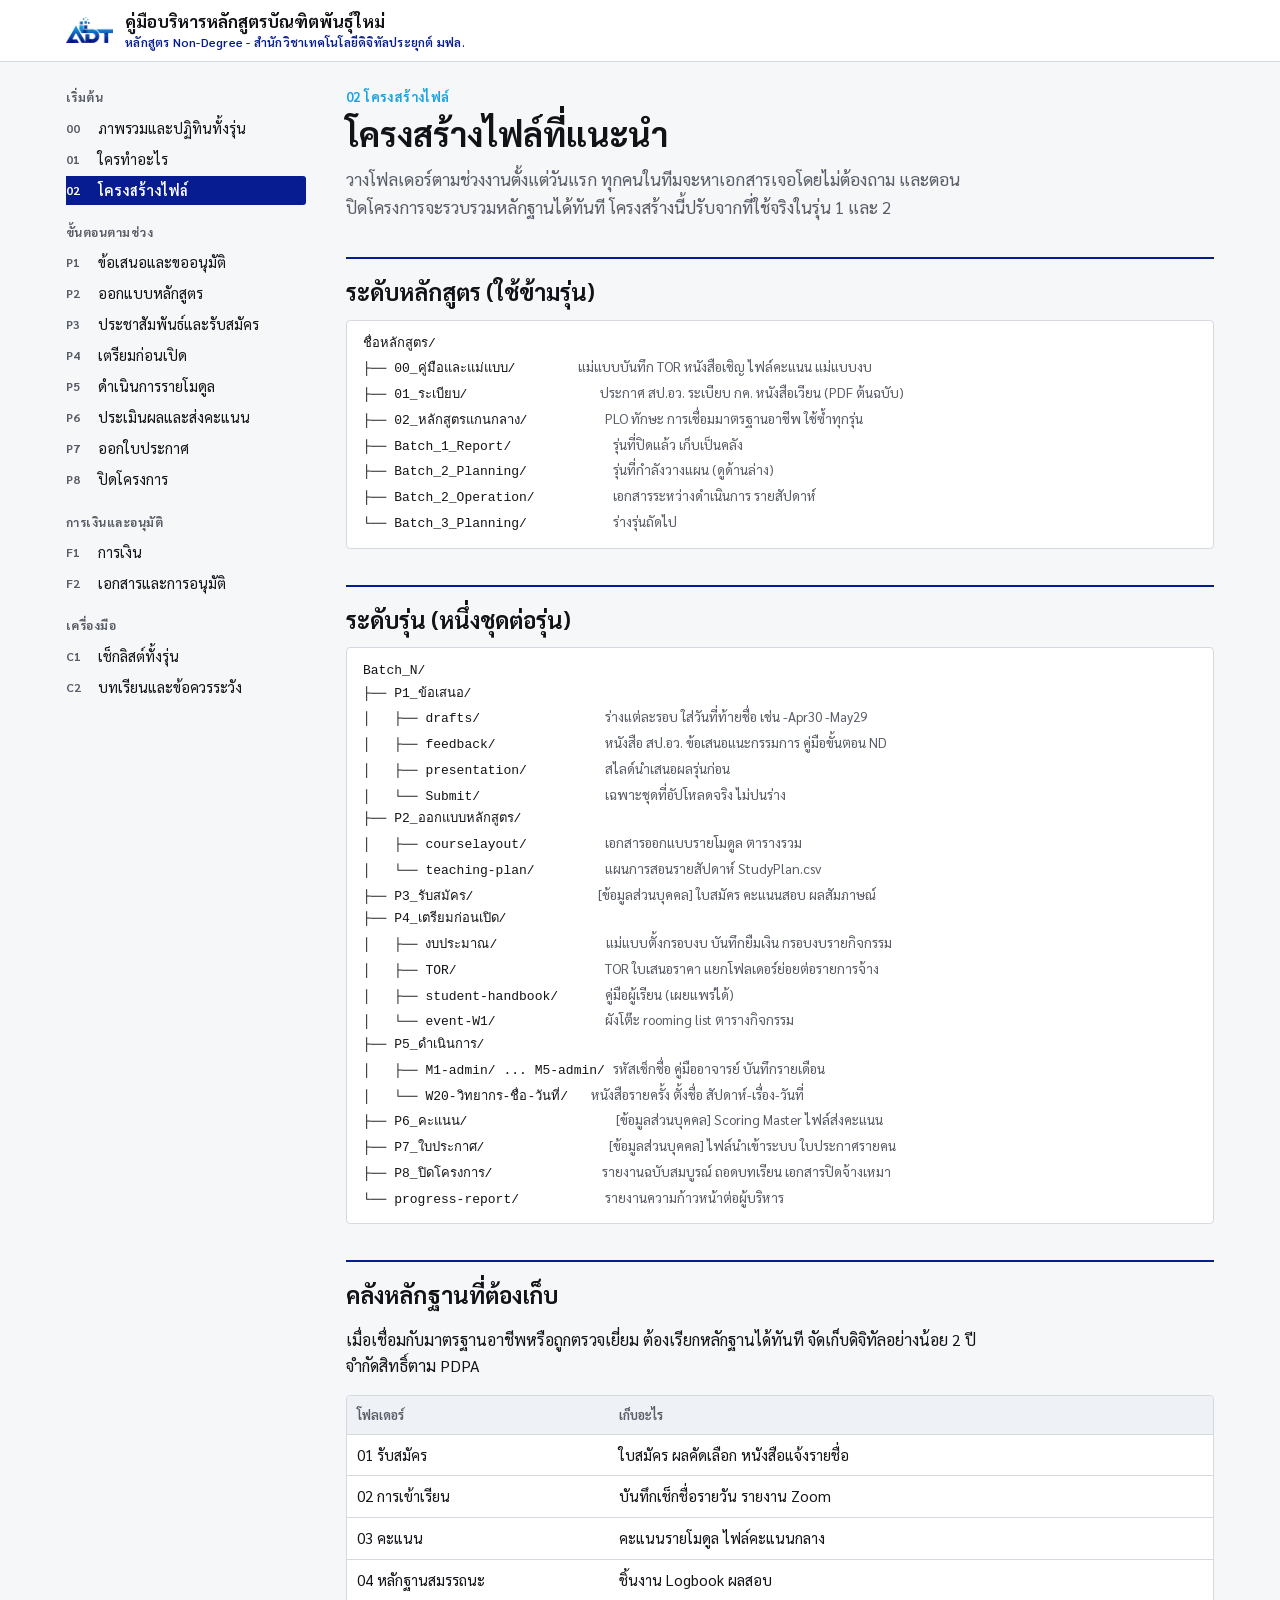
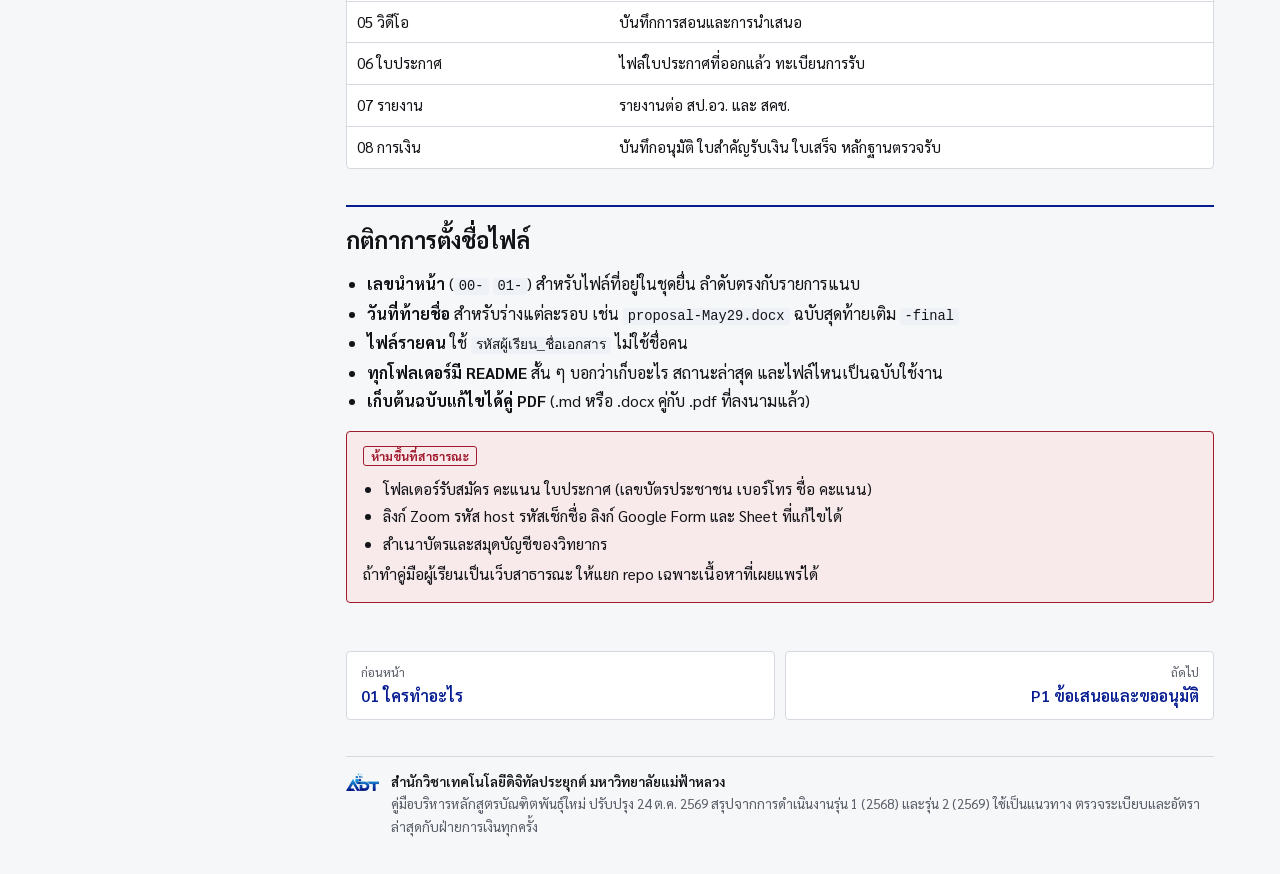
<file: files.html>
<!doctype html>
<html lang="th">
<head>
<meta charset="utf-8">
<meta name="viewport" content="width=device-width, initial-scale=1">
<title>โครงสร้างไฟล์ | คู่มือบริหารหลักสูตรบัณฑิตพันธุ์ใหม่</title>
<meta name="description" content="02 โครงสร้างไฟล์">
<link rel="preconnect" href="https://fonts.googleapis.com">
<link rel="preconnect" href="https://fonts.gstatic.com" crossorigin>
<link rel="stylesheet" href="https://fonts.googleapis.com/css2?family=Sarabun:wght@400;600;700&display=swap">
<link rel="stylesheet" href="style.css">
<link rel="icon" type="image/png" href="assets/ADTlogo.png">
</head>
<body>
<header class="top"><div class="top-in">
  <a class="brand" href="index.html">
    <img class="logo" src="assets/ADTlogo.png" alt="สำนักวิชาเทคโนโลยีดิจิทัลประยุกต์ มฟล." onerror="this.style.display='none'">
    <div><div class="t">คู่มือบริหารหลักสูตรบัณฑิตพันธุ์ใหม่</div><div class="org">หลักสูตร Non-Degree - สำนักวิชาเทคโนโลยีดิจิทัลประยุกต์ มฟล.</div></div>
  </a>
  <button class="btn quiet menu-btn" type="button" aria-expanded="false" aria-controls="side">สารบัญ</button>
</div></header>
<div class="shell">
<nav class="side" id="side" aria-label="สารบัญ">
<div class="grp">เริ่มต้น</div><ol>
<li><a href="index.html"><span class="n">00</span><span>ภาพรวมและปฏิทินทั้งรุ่น</span></a></li>
<li><a href="roles.html"><span class="n">01</span><span>ใครทำอะไร</span></a></li>
<li><a href="files.html" aria-current="page"><span class="n">02</span><span>โครงสร้างไฟล์</span></a></li>
</ol>
<div class="grp">ขั้นตอนตามช่วง</div><ol>
<li><a href="p1-proposal.html"><span class="n">P1</span><span>ข้อเสนอและขออนุมัติ</span></a></li>
<li><a href="p2-design.html"><span class="n">P2</span><span>ออกแบบหลักสูตร</span></a></li>
<li><a href="p3-admission.html"><span class="n">P3</span><span>ประชาสัมพันธ์และรับสมัคร</span></a></li>
<li><a href="p4-prelaunch.html"><span class="n">P4</span><span>เตรียมก่อนเปิด</span></a></li>
<li><a href="p5-operation.html"><span class="n">P5</span><span>ดำเนินการรายโมดูล</span></a></li>
<li><a href="p6-assessment.html"><span class="n">P6</span><span>ประเมินผลและส่งคะแนน</span></a></li>
<li><a href="p7-certificate.html"><span class="n">P7</span><span>ออกใบประกาศ</span></a></li>
<li><a href="p8-closeout.html"><span class="n">P8</span><span>ปิดโครงการ</span></a></li>
</ol>
<div class="grp">การเงินและอนุมัติ</div><ol>
<li><a href="finance.html"><span class="n">F1</span><span>การเงิน</span></a></li>
<li><a href="approvals.html"><span class="n">F2</span><span>เอกสารและการอนุมัติ</span></a></li>
</ol>
<div class="grp">เครื่องมือ</div><ol>
<li><a href="checklist.html"><span class="n">C1</span><span>เช็กลิสต์ทั้งรุ่น</span></a></li>
<li><a href="lessons.html"><span class="n">C2</span><span>บทเรียนและข้อควรระวัง</span></a></li>
</ol>
</nav>
<main>
<div class="eyebrow">02 โครงสร้างไฟล์</div>
<h1>โครงสร้างไฟล์ที่แนะนำ</h1>
<p class="lede">วางโฟลเดอร์ตามช่วงงานตั้งแต่วันแรก ทุกคนในทีมจะหาเอกสารเจอโดยไม่ต้องถาม และตอนปิดโครงการจะรวบรวมหลักฐานได้ทันที โครงสร้างนี้ปรับจากที่ใช้จริงในรุ่น 1 และ 2</p>

<h2>ระดับหลักสูตร (ใช้ข้ามรุ่น)</h2>
<pre class="tree">ชื่อหลักสูตร/
├── 00_คู่มือและแม่แบบ/        <span class="c">แม่แบบบันทึก TOR หนังสือเชิญ ไฟล์คะแนน แม่แบบงบ</span>
├── 01_ระเบียบ/                 <span class="c">ประกาศ สป.อว. ระเบียบ กค. หนังสือเวียน (PDF ต้นฉบับ)</span>
├── 02_หลักสูตรแกนกลาง/          <span class="c">PLO ทักษะ การเชื่อมมาตรฐานอาชีพ ใช้ซ้ำทุกรุ่น</span>
├── Batch_1_Report/             <span class="c">รุ่นที่ปิดแล้ว เก็บเป็นคลัง</span>
├── Batch_2_Planning/           <span class="c">รุ่นที่กำลังวางแผน (ดูด้านล่าง)</span>
├── Batch_2_Operation/          <span class="c">เอกสารระหว่างดำเนินการ รายสัปดาห์</span>
└── Batch_3_Planning/           <span class="c">ร่างรุ่นถัดไป</span></pre>

<h2>ระดับรุ่น (หนึ่งชุดต่อรุ่น)</h2>
<pre class="tree">Batch_N/
├── P1_ข้อเสนอ/
│   ├── drafts/                <span class="c">ร่างแต่ละรอบ ใส่วันที่ท้ายชื่อ เช่น -Apr30 -May29</span>
│   ├── feedback/              <span class="c">หนังสือ สป.อว. ข้อเสนอแนะกรรมการ คู่มือขั้นตอน ND</span>
│   ├── presentation/          <span class="c">สไลด์นำเสนอผลรุ่นก่อน</span>
│   └── Submit/                <span class="c">เฉพาะชุดที่อัปโหลดจริง ไม่ปนร่าง</span>
├── P2_ออกแบบหลักสูตร/
│   ├── courselayout/          <span class="c">เอกสารออกแบบรายโมดูล ตารางรวม</span>
│   └── teaching-plan/         <span class="c">แผนการสอนรายสัปดาห์ StudyPlan.csv</span>
├── P3_รับสมัคร/                <span class="c">[ข้อมูลส่วนบุคคล] ใบสมัคร คะแนนสอบ ผลสัมภาษณ์</span>
├── P4_เตรียมก่อนเปิด/
│   ├── งบประมาณ/              <span class="c">แม่แบบตั้งกรอบงบ บันทึกยืมเงิน กรอบงบรายกิจกรรม</span>
│   ├── TOR/                   <span class="c">TOR ใบเสนอราคา แยกโฟลเดอร์ย่อยต่อรายการจ้าง</span>
│   ├── student-handbook/      <span class="c">คู่มือผู้เรียน (เผยแพร่ได้)</span>
│   └── event-W1/              <span class="c">ผังโต๊ะ rooming list ตารางกิจกรรม</span>
├── P5_ดำเนินการ/
│   ├── M1-admin/ ... M5-admin/ <span class="c">รหัสเช็กชื่อ คู่มืออาจารย์ บันทึกรายเดือน</span>
│   └── W20-วิทยากร-ชื่อ-วันที่/   <span class="c">หนังสือรายครั้ง ตั้งชื่อ สัปดาห์-เรื่อง-วันที่</span>
├── P6_คะแนน/                   <span class="c">[ข้อมูลส่วนบุคคล] Scoring Master ไฟล์ส่งคะแนน</span>
├── P7_ใบประกาศ/                <span class="c">[ข้อมูลส่วนบุคคล] ไฟล์นำเข้าระบบ ใบประกาศรายคน</span>
├── P8_ปิดโครงการ/              <span class="c">รายงานฉบับสมบูรณ์ ถอดบทเรียน เอกสารปิดจ้างเหมา</span>
└── progress-report/           <span class="c">รายงานความก้าวหน้าต่อผู้บริหาร</span></pre>

<h2>คลังหลักฐานที่ต้องเก็บ</h2>
<p>เมื่อเชื่อมกับมาตรฐานอาชีพหรือถูกตรวจเยี่ยม ต้องเรียกหลักฐานได้ทันที จัดเก็บดิจิทัลอย่างน้อย 2 ปี จำกัดสิทธิ์ตาม PDPA</p>
<div class="tbl"><table>
<thead><tr><th>โฟลเดอร์</th><th>เก็บอะไร</th></tr></thead>
<tbody>
<tr><td class="nw">01 รับสมัคร</td><td>ใบสมัคร ผลคัดเลือก หนังสือแจ้งรายชื่อ</td></tr>
<tr><td class="nw">02 การเข้าเรียน</td><td>บันทึกเช็กชื่อรายวัน รายงาน Zoom</td></tr>
<tr><td class="nw">03 คะแนน</td><td>คะแนนรายโมดูล ไฟล์คะแนนกลาง</td></tr>
<tr><td class="nw">04 หลักฐานสมรรถนะ</td><td>ชิ้นงาน Logbook ผลสอบ</td></tr>
<tr><td class="nw">05 วิดีโอ</td><td>บันทึกการสอนและการนำเสนอ</td></tr>
<tr><td class="nw">06 ใบประกาศ</td><td>ไฟล์ใบประกาศที่ออกแล้ว ทะเบียนการรับ</td></tr>
<tr><td class="nw">07 รายงาน</td><td>รายงานต่อ สป.อว. และ สคช.</td></tr>
<tr><td class="nw">08 การเงิน</td><td>บันทึกอนุมัติ ใบสำคัญรับเงิน ใบเสร็จ หลักฐานตรวจรับ</td></tr>
</tbody></table></div>

<h2>กติกาการตั้งชื่อไฟล์</h2>
<ul>
  <li><b>เลขนำหน้า</b> (<code>00-</code> <code>01-</code>) สำหรับไฟล์ที่อยู่ในชุดยื่น ลำดับตรงกับรายการแนบ</li>
  <li><b>วันที่ท้ายชื่อ</b> สำหรับร่างแต่ละรอบ เช่น <code>proposal-May29.docx</code> ฉบับสุดท้ายเติม <code>-final</code></li>
  <li><b>ไฟล์รายคน</b> ใช้ <code>รหัสผู้เรียน_ชื่อเอกสาร</code> ไม่ใช้ชื่อคน</li>
  <li><b>ทุกโฟลเดอร์มี README</b> สั้น ๆ บอกว่าเก็บอะไร สถานะล่าสุด และไฟล์ไหนเป็นฉบับใช้งาน</li>
  <li><b>เก็บต้นฉบับแก้ไขได้คู่ PDF</b> (.md หรือ .docx คู่กับ .pdf ที่ลงนามแล้ว)</li>
</ul>

<div class="box bad">
  <span class="lbl bad">ห้ามขึ้นที่สาธารณะ</span>
  <ul>
    <li>โฟลเดอร์รับสมัคร คะแนน ใบประกาศ (เลขบัตรประชาชน เบอร์โทร ชื่อ คะแนน)</li>
    <li>ลิงก์ Zoom รหัส host รหัสเช็กชื่อ ลิงก์ Google Form และ Sheet ที่แก้ไขได้</li>
    <li>สำเนาบัตรและสมุดบัญชีของวิทยากร</li>
  </ul>
  <p>ถ้าทำคู่มือผู้เรียนเป็นเว็บสาธารณะ ให้แยก repo เฉพาะเนื้อหาที่เผยแพร่ได้</p>
</div>
<nav class="pn" aria-label="หน้าก่อนและถัดไป">
<a href="roles.html"><small>ก่อนหน้า</small>01 ใครทำอะไร</a>
<a class="next" href="p1-proposal.html"><small>ถัดไป</small>P1 ข้อเสนอและขออนุมัติ</a>
</nav>
<footer><img src="assets/ADTlogo.png" alt="" onerror="this.style.display='none'"><div><b>สำนักวิชาเทคโนโลยีดิจิทัลประยุกต์ มหาวิทยาลัยแม่ฟ้าหลวง</b><br>คู่มือบริหารหลักสูตรบัณฑิตพันธุ์ใหม่ ปรับปรุง 24 ต.ค. 2569 สรุปจากการดำเนินงานรุ่น 1 (2568) และรุ่น 2 (2569) ใช้เป็นแนวทาง ตรวจระเบียบและอัตราล่าสุดกับฝ่ายการเงินทุกครั้ง</div></footer>
</main>
</div>
<script>
(function () {
  var b = document.querySelector('.menu-btn'), s = document.getElementById('side');
  if (b && s) b.addEventListener('click', function () {
    var o = s.classList.toggle('open'); b.setAttribute('aria-expanded', o ? 'true' : 'false');
  });
})();
</script>

</body>
</html>
</file>
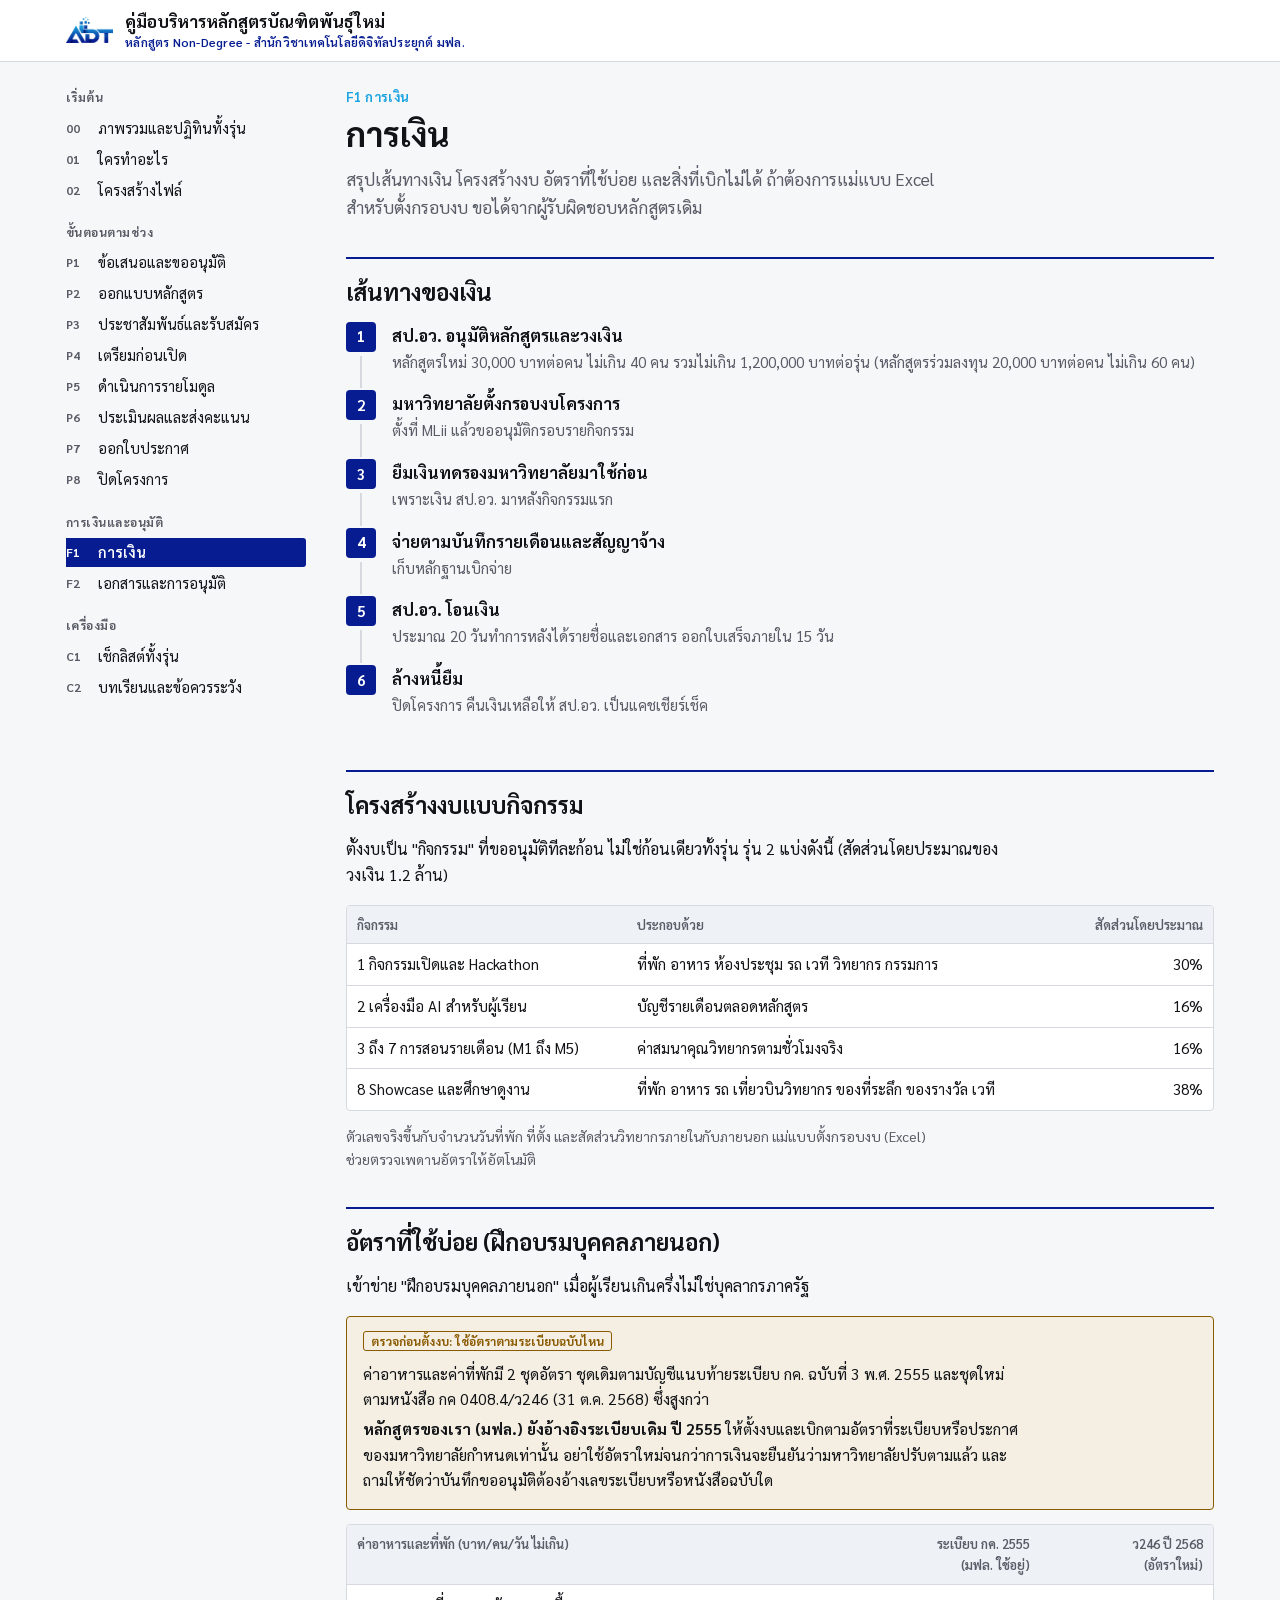
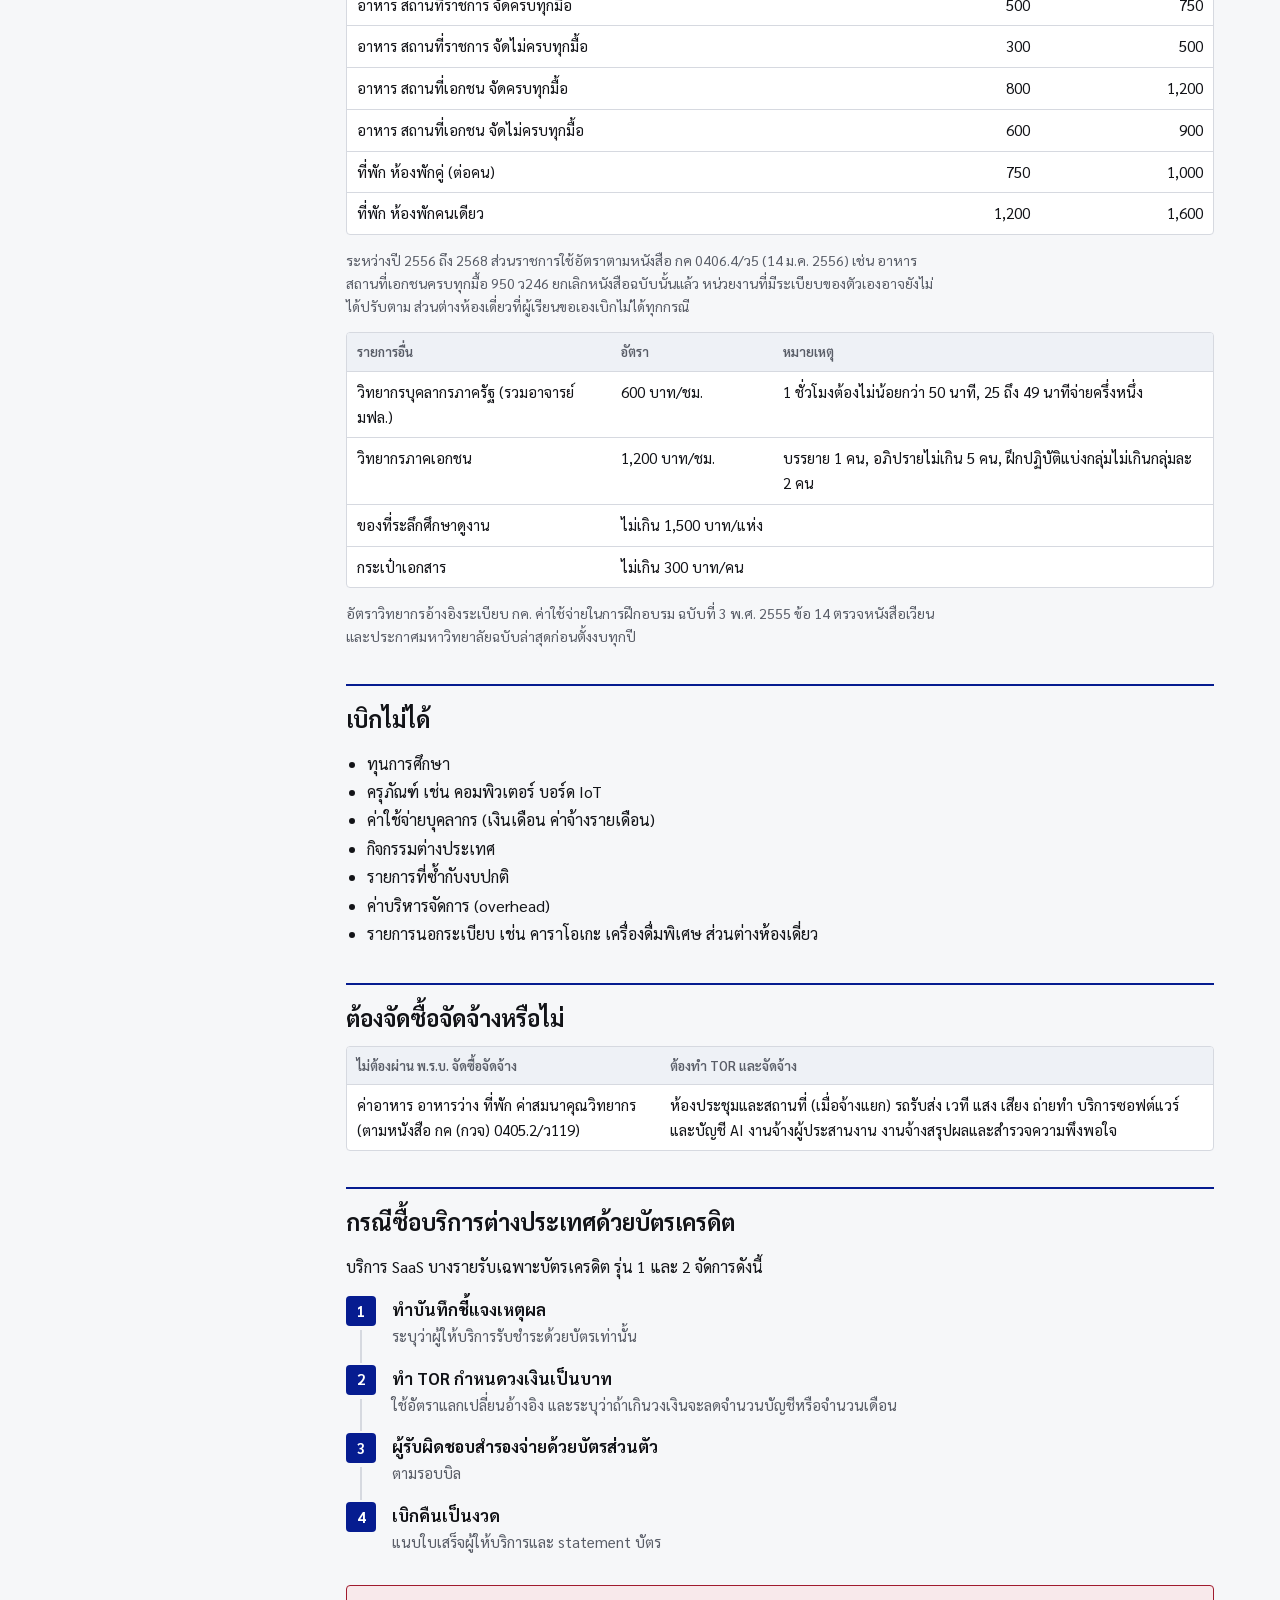
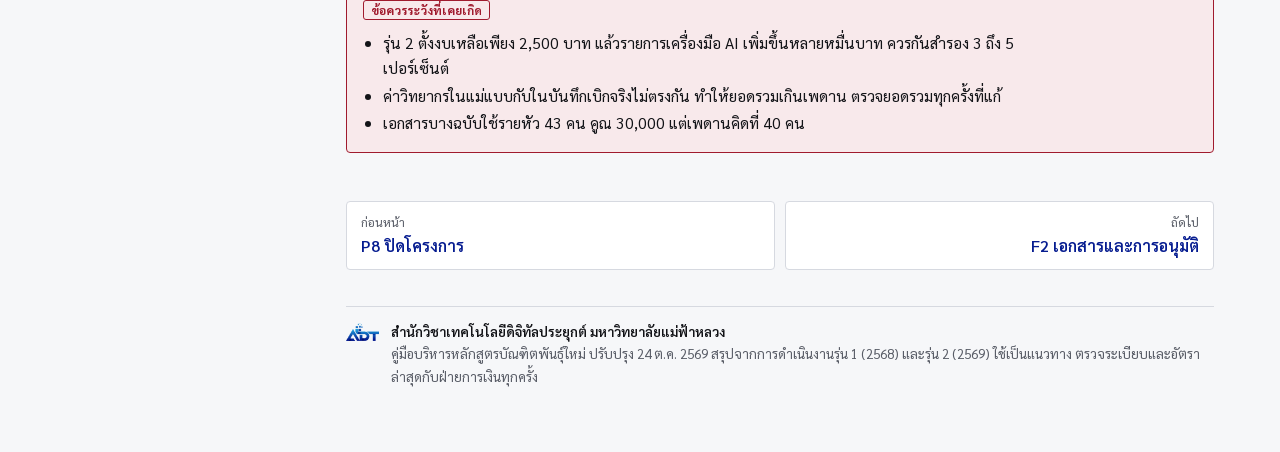
<file: finance.html>
<!doctype html>
<html lang="th">
<head>
<meta charset="utf-8">
<meta name="viewport" content="width=device-width, initial-scale=1">
<title>การเงิน | คู่มือบริหารหลักสูตรบัณฑิตพันธุ์ใหม่</title>
<meta name="description" content="F1 การเงิน">
<link rel="preconnect" href="https://fonts.googleapis.com">
<link rel="preconnect" href="https://fonts.gstatic.com" crossorigin>
<link rel="stylesheet" href="https://fonts.googleapis.com/css2?family=Sarabun:wght@400;600;700&display=swap">
<link rel="stylesheet" href="style.css">
<link rel="icon" type="image/png" href="assets/ADTlogo.png">
</head>
<body>
<header class="top"><div class="top-in">
  <a class="brand" href="index.html">
    <img class="logo" src="assets/ADTlogo.png" alt="สำนักวิชาเทคโนโลยีดิจิทัลประยุกต์ มฟล." onerror="this.style.display='none'">
    <div><div class="t">คู่มือบริหารหลักสูตรบัณฑิตพันธุ์ใหม่</div><div class="org">หลักสูตร Non-Degree - สำนักวิชาเทคโนโลยีดิจิทัลประยุกต์ มฟล.</div></div>
  </a>
  <button class="btn quiet menu-btn" type="button" aria-expanded="false" aria-controls="side">สารบัญ</button>
</div></header>
<div class="shell">
<nav class="side" id="side" aria-label="สารบัญ">
<div class="grp">เริ่มต้น</div><ol>
<li><a href="index.html"><span class="n">00</span><span>ภาพรวมและปฏิทินทั้งรุ่น</span></a></li>
<li><a href="roles.html"><span class="n">01</span><span>ใครทำอะไร</span></a></li>
<li><a href="files.html"><span class="n">02</span><span>โครงสร้างไฟล์</span></a></li>
</ol>
<div class="grp">ขั้นตอนตามช่วง</div><ol>
<li><a href="p1-proposal.html"><span class="n">P1</span><span>ข้อเสนอและขออนุมัติ</span></a></li>
<li><a href="p2-design.html"><span class="n">P2</span><span>ออกแบบหลักสูตร</span></a></li>
<li><a href="p3-admission.html"><span class="n">P3</span><span>ประชาสัมพันธ์และรับสมัคร</span></a></li>
<li><a href="p4-prelaunch.html"><span class="n">P4</span><span>เตรียมก่อนเปิด</span></a></li>
<li><a href="p5-operation.html"><span class="n">P5</span><span>ดำเนินการรายโมดูล</span></a></li>
<li><a href="p6-assessment.html"><span class="n">P6</span><span>ประเมินผลและส่งคะแนน</span></a></li>
<li><a href="p7-certificate.html"><span class="n">P7</span><span>ออกใบประกาศ</span></a></li>
<li><a href="p8-closeout.html"><span class="n">P8</span><span>ปิดโครงการ</span></a></li>
</ol>
<div class="grp">การเงินและอนุมัติ</div><ol>
<li><a href="finance.html" aria-current="page"><span class="n">F1</span><span>การเงิน</span></a></li>
<li><a href="approvals.html"><span class="n">F2</span><span>เอกสารและการอนุมัติ</span></a></li>
</ol>
<div class="grp">เครื่องมือ</div><ol>
<li><a href="checklist.html"><span class="n">C1</span><span>เช็กลิสต์ทั้งรุ่น</span></a></li>
<li><a href="lessons.html"><span class="n">C2</span><span>บทเรียนและข้อควรระวัง</span></a></li>
</ol>
</nav>
<main>
<div class="eyebrow">F1 การเงิน</div>
<h1>การเงิน</h1>
<p class="lede">สรุปเส้นทางเงิน โครงสร้างงบ อัตราที่ใช้บ่อย และสิ่งที่เบิกไม่ได้ ถ้าต้องการแม่แบบ Excel สำหรับตั้งกรอบงบ ขอได้จากผู้รับผิดชอบหลักสูตรเดิม</p>

<h2>เส้นทางของเงิน</h2>
<ol class="steps">
  <li><div><b>สป.อว. อนุมัติหลักสูตรและวงเงิน</b><div class="d">หลักสูตรใหม่ 30,000 บาทต่อคน ไม่เกิน 40 คน รวมไม่เกิน 1,200,000 บาทต่อรุ่น (หลักสูตรร่วมลงทุน 20,000 บาทต่อคน ไม่เกิน 60 คน)</div></div></li>
  <li><div><b>มหาวิทยาลัยตั้งกรอบงบโครงการ</b><div class="d">ตั้งที่ MLii แล้วขออนุมัติกรอบรายกิจกรรม</div></div></li>
  <li><div><b>ยืมเงินทดรองมหาวิทยาลัยมาใช้ก่อน</b><div class="d">เพราะเงิน สป.อว. มาหลังกิจกรรมแรก</div></div></li>
  <li><div><b>จ่ายตามบันทึกรายเดือนและสัญญาจ้าง</b><div class="d">เก็บหลักฐานเบิกจ่าย</div></div></li>
  <li><div><b>สป.อว. โอนเงิน</b><div class="d">ประมาณ 20 วันทำการหลังได้รายชื่อและเอกสาร ออกใบเสร็จภายใน 15 วัน</div></div></li>
  <li><div><b>ล้างหนี้ยืม</b><div class="d">ปิดโครงการ คืนเงินเหลือให้ สป.อว. เป็นแคชเชียร์เช็ค</div></div></li>
</ol>

<h2>โครงสร้างงบแบบกิจกรรม</h2>
<p>ตั้งงบเป็น "กิจกรรม" ที่ขออนุมัติทีละก้อน ไม่ใช่ก้อนเดียวทั้งรุ่น รุ่น 2 แบ่งดังนี้ (สัดส่วนโดยประมาณของวงเงิน 1.2 ล้าน)</p>
<div class="tbl"><table>
<thead><tr><th>กิจกรรม</th><th>ประกอบด้วย</th><th class="r">สัดส่วนโดยประมาณ</th></tr></thead>
<tbody>
<tr><td>1 กิจกรรมเปิดและ Hackathon</td><td>ที่พัก อาหาร ห้องประชุม รถ เวที วิทยากร กรรมการ</td><td class="r">30%</td></tr>
<tr><td>2 เครื่องมือ AI สำหรับผู้เรียน</td><td>บัญชีรายเดือนตลอดหลักสูตร</td><td class="r">16%</td></tr>
<tr><td>3 ถึง 7 การสอนรายเดือน (M1 ถึง M5)</td><td>ค่าสมนาคุณวิทยากรตามชั่วโมงจริง</td><td class="r">16%</td></tr>
<tr><td>8 Showcase และศึกษาดูงาน</td><td>ที่พัก อาหาร รถ เที่ยวบินวิทยากร ของที่ระลึก ของรางวัล เวที</td><td class="r">38%</td></tr>
</tbody></table></div>
<p class="small">ตัวเลขจริงขึ้นกับจำนวนวันที่พัก ที่ตั้ง และสัดส่วนวิทยากรภายในกับภายนอก แม่แบบตั้งกรอบงบ (Excel) ช่วยตรวจเพดานอัตราให้อัตโนมัติ</p>

<h2>อัตราที่ใช้บ่อย (ฝึกอบรมบุคคลภายนอก)</h2>
<p>เข้าข่าย "ฝึกอบรมบุคคลภายนอก" เมื่อผู้เรียนเกินครึ่งไม่ใช่บุคลากรภาครัฐ</p>

<div class="box warn">
  <span class="lbl warn">ตรวจก่อนตั้งงบ: ใช้อัตราตามระเบียบฉบับไหน</span>
  <p>ค่าอาหารและค่าที่พักมี 2 ชุดอัตรา ชุดเดิมตามบัญชีแนบท้ายระเบียบ กค. ฉบับที่ 3 พ.ศ. 2555 และชุดใหม่ตามหนังสือ กค 0408.4/ว246 (31 ต.ค. 2568) ซึ่งสูงกว่า</p>
  <p><b>หลักสูตรของเรา (มฟล.) ยังอ้างอิงระเบียบเดิม ปี 2555</b> ให้ตั้งงบและเบิกตามอัตราที่ระเบียบหรือประกาศของมหาวิทยาลัยกำหนดเท่านั้น อย่าใช้อัตราใหม่จนกว่าการเงินจะยืนยันว่ามหาวิทยาลัยปรับตามแล้ว และถามให้ชัดว่าบันทึกขออนุมัติต้องอ้างเลขระเบียบหรือหนังสือฉบับใด</p>
</div>

<div class="tbl"><table>
<thead><tr><th>ค่าอาหารและที่พัก (บาท/คน/วัน ไม่เกิน)</th><th class="r">ระเบียบ กค. 2555<br>(มฟล. ใช้อยู่)</th><th class="r">ว246 ปี 2568<br>(อัตราใหม่)</th></tr></thead>
<tbody>
<tr><td>อาหาร สถานที่ราชการ จัดครบทุกมื้อ</td><td class="r">500</td><td class="r">750</td></tr>
<tr><td>อาหาร สถานที่ราชการ จัดไม่ครบทุกมื้อ</td><td class="r">300</td><td class="r">500</td></tr>
<tr><td>อาหาร สถานที่เอกชน จัดครบทุกมื้อ</td><td class="r">800</td><td class="r">1,200</td></tr>
<tr><td>อาหาร สถานที่เอกชน จัดไม่ครบทุกมื้อ</td><td class="r">600</td><td class="r">900</td></tr>
<tr><td>ที่พัก ห้องพักคู่ (ต่อคน)</td><td class="r">750</td><td class="r">1,000</td></tr>
<tr><td>ที่พัก ห้องพักคนเดียว</td><td class="r">1,200</td><td class="r">1,600</td></tr>
</tbody></table></div>
<p class="small">ระหว่างปี 2556 ถึง 2568 ส่วนราชการใช้อัตราตามหนังสือ กค 0406.4/ว5 (14 ม.ค. 2556) เช่น อาหารสถานที่เอกชนครบทุกมื้อ 950 ว246 ยกเลิกหนังสือฉบับนั้นแล้ว หน่วยงานที่มีระเบียบของตัวเองอาจยังไม่ได้ปรับตาม ส่วนต่างห้องเดี่ยวที่ผู้เรียนขอเองเบิกไม่ได้ทุกกรณี</p>

<div class="tbl"><table>
<thead><tr><th>รายการอื่น</th><th>อัตรา</th><th>หมายเหตุ</th></tr></thead>
<tbody>
<tr><td>วิทยากรบุคลากรภาครัฐ (รวมอาจารย์ มฟล.)</td><td class="nw">600 บาท/ชม.</td><td>1 ชั่วโมงต้องไม่น้อยกว่า 50 นาที, 25 ถึง 49 นาทีจ่ายครึ่งหนึ่ง</td></tr>
<tr><td>วิทยากรภาคเอกชน</td><td class="nw">1,200 บาท/ชม.</td><td>บรรยาย 1 คน, อภิปรายไม่เกิน 5 คน, ฝึกปฏิบัติแบ่งกลุ่มไม่เกินกลุ่มละ 2 คน</td></tr>
<tr><td>ของที่ระลึกศึกษาดูงาน</td><td class="nw">ไม่เกิน 1,500 บาท/แห่ง</td><td></td></tr>
<tr><td>กระเป๋าเอกสาร</td><td class="nw">ไม่เกิน 300 บาท/คน</td><td></td></tr>
</tbody></table></div>
<p class="small">อัตราวิทยากรอ้างอิงระเบียบ กค. ค่าใช้จ่ายในการฝึกอบรม ฉบับที่ 3 พ.ศ. 2555 ข้อ 14 ตรวจหนังสือเวียนและประกาศมหาวิทยาลัยฉบับล่าสุดก่อนตั้งงบทุกปี</p>

<h2>เบิกไม่ได้</h2>
<ul>
  <li>ทุนการศึกษา</li>
  <li>ครุภัณฑ์ เช่น คอมพิวเตอร์ บอร์ด IoT</li>
  <li>ค่าใช้จ่ายบุคลากร (เงินเดือน ค่าจ้างรายเดือน)</li>
  <li>กิจกรรมต่างประเทศ</li>
  <li>รายการที่ซ้ำกับงบปกติ</li>
  <li>ค่าบริหารจัดการ (overhead)</li>
  <li>รายการนอกระเบียบ เช่น คาราโอเกะ เครื่องดื่มพิเศษ ส่วนต่างห้องเดี่ยว</li>
</ul>

<h2>ต้องจัดซื้อจัดจ้างหรือไม่</h2>
<div class="tbl"><table>
<thead><tr><th>ไม่ต้องผ่าน พ.ร.บ. จัดซื้อจัดจ้าง</th><th>ต้องทำ TOR และจัดจ้าง</th></tr></thead>
<tbody><tr>
<td>ค่าอาหาร อาหารว่าง ที่พัก ค่าสมนาคุณวิทยากร (ตามหนังสือ กค (กวจ) 0405.2/ว119)</td>
<td>ห้องประชุมและสถานที่ (เมื่อจ้างแยก) รถรับส่ง เวที แสง เสียง ถ่ายทำ บริการซอฟต์แวร์และบัญชี AI งานจ้างผู้ประสานงาน งานจ้างสรุปผลและสำรวจความพึงพอใจ</td>
</tr></tbody></table></div>

<h2>กรณีซื้อบริการต่างประเทศด้วยบัตรเครดิต</h2>
<p>บริการ SaaS บางรายรับเฉพาะบัตรเครดิต รุ่น 1 และ 2 จัดการดังนี้</p>
<ol class="steps">
  <li><div><b>ทำบันทึกชี้แจงเหตุผล</b><div class="d">ระบุว่าผู้ให้บริการรับชำระด้วยบัตรเท่านั้น</div></div></li>
  <li><div><b>ทำ TOR กำหนดวงเงินเป็นบาท</b><div class="d">ใช้อัตราแลกเปลี่ยนอ้างอิง และระบุว่าถ้าเกินวงเงินจะลดจำนวนบัญชีหรือจำนวนเดือน</div></div></li>
  <li><div><b>ผู้รับผิดชอบสำรองจ่ายด้วยบัตรส่วนตัว</b><div class="d">ตามรอบบิล</div></div></li>
  <li><div><b>เบิกคืนเป็นงวด</b><div class="d">แนบใบเสร็จผู้ให้บริการและ statement บัตร</div></div></li>
</ol>

<div class="box bad">
  <span class="lbl bad">ข้อควรระวังที่เคยเกิด</span>
  <ul>
    <li>รุ่น 2 ตั้งงบเหลือเพียง 2,500 บาท แล้วรายการเครื่องมือ AI เพิ่มขึ้นหลายหมื่นบาท ควรกันสำรอง 3 ถึง 5 เปอร์เซ็นต์</li>
    <li>ค่าวิทยากรในแม่แบบกับในบันทึกเบิกจริงไม่ตรงกัน ทำให้ยอดรวมเกินเพดาน ตรวจยอดรวมทุกครั้งที่แก้</li>
    <li>เอกสารบางฉบับใช้รายหัว 43 คน คูณ 30,000 แต่เพดานคิดที่ 40 คน</li>
  </ul>
</div>
<nav class="pn" aria-label="หน้าก่อนและถัดไป">
<a href="p8-closeout.html"><small>ก่อนหน้า</small>P8 ปิดโครงการ</a>
<a class="next" href="approvals.html"><small>ถัดไป</small>F2 เอกสารและการอนุมัติ</a>
</nav>
<footer><img src="assets/ADTlogo.png" alt="" onerror="this.style.display='none'"><div><b>สำนักวิชาเทคโนโลยีดิจิทัลประยุกต์ มหาวิทยาลัยแม่ฟ้าหลวง</b><br>คู่มือบริหารหลักสูตรบัณฑิตพันธุ์ใหม่ ปรับปรุง 24 ต.ค. 2569 สรุปจากการดำเนินงานรุ่น 1 (2568) และรุ่น 2 (2569) ใช้เป็นแนวทาง ตรวจระเบียบและอัตราล่าสุดกับฝ่ายการเงินทุกครั้ง</div></footer>
</main>
</div>
<script>
(function () {
  var b = document.querySelector('.menu-btn'), s = document.getElementById('side');
  if (b && s) b.addEventListener('click', function () {
    var o = s.classList.toggle('open'); b.setAttribute('aria-expanded', o ? 'true' : 'false');
  });
})();
</script>

</body>
</html>
</file>
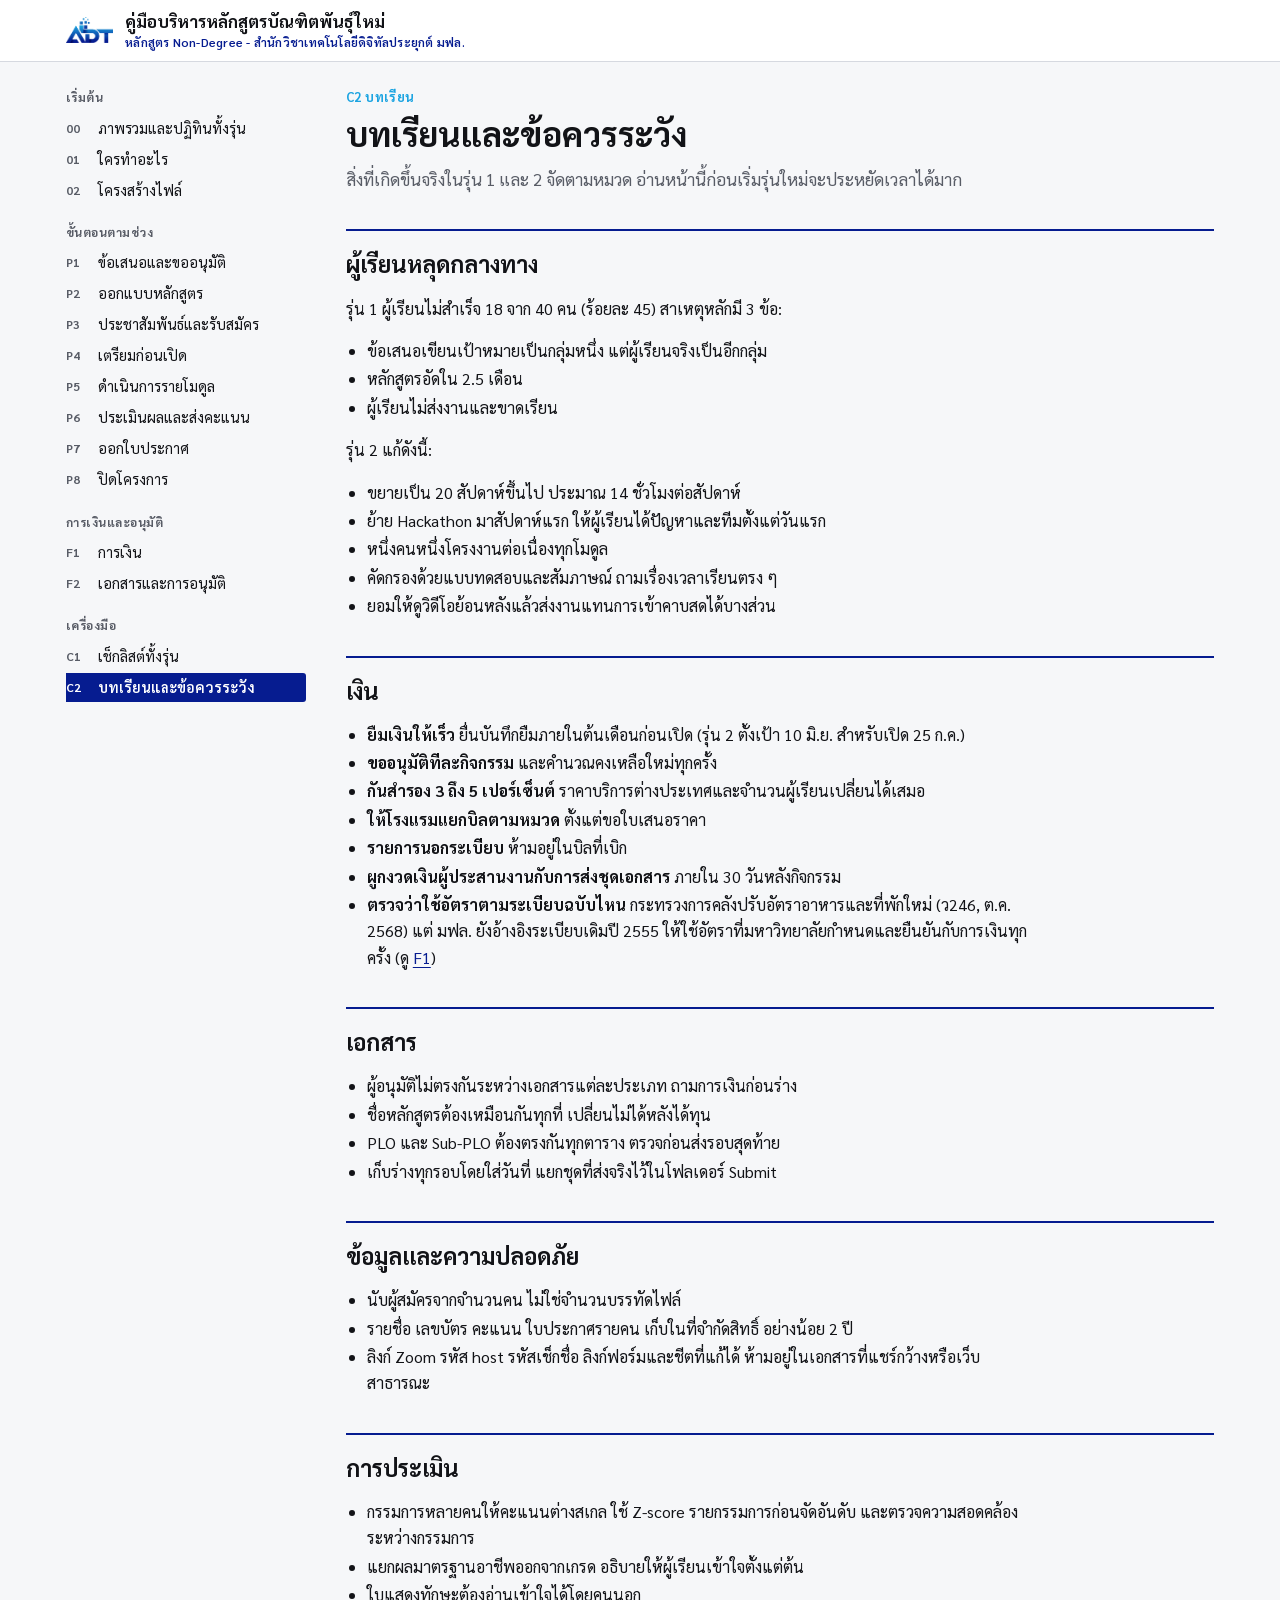
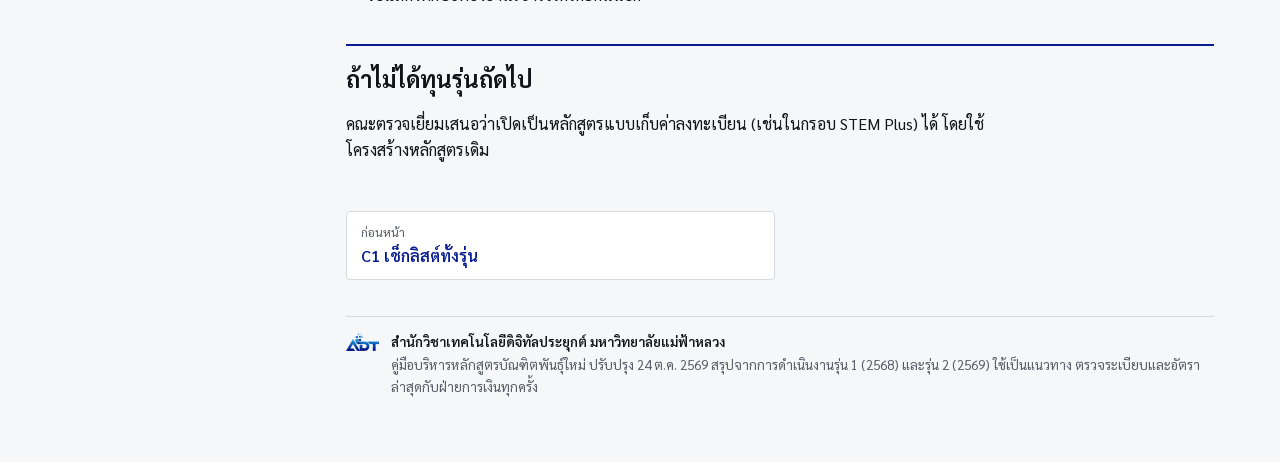
<file: lessons.html>
<!doctype html>
<html lang="th">
<head>
<meta charset="utf-8">
<meta name="viewport" content="width=device-width, initial-scale=1">
<title>บทเรียนและข้อควรระวัง | คู่มือบริหารหลักสูตรบัณฑิตพันธุ์ใหม่</title>
<meta name="description" content="C2 บทเรียนและข้อควรระวัง">
<link rel="preconnect" href="https://fonts.googleapis.com">
<link rel="preconnect" href="https://fonts.gstatic.com" crossorigin>
<link rel="stylesheet" href="https://fonts.googleapis.com/css2?family=Sarabun:wght@400;600;700&display=swap">
<link rel="stylesheet" href="style.css">
<link rel="icon" type="image/png" href="assets/ADTlogo.png">
</head>
<body>
<header class="top"><div class="top-in">
  <a class="brand" href="index.html">
    <img class="logo" src="assets/ADTlogo.png" alt="สำนักวิชาเทคโนโลยีดิจิทัลประยุกต์ มฟล." onerror="this.style.display='none'">
    <div><div class="t">คู่มือบริหารหลักสูตรบัณฑิตพันธุ์ใหม่</div><div class="org">หลักสูตร Non-Degree - สำนักวิชาเทคโนโลยีดิจิทัลประยุกต์ มฟล.</div></div>
  </a>
  <button class="btn quiet menu-btn" type="button" aria-expanded="false" aria-controls="side">สารบัญ</button>
</div></header>
<div class="shell">
<nav class="side" id="side" aria-label="สารบัญ">
<div class="grp">เริ่มต้น</div><ol>
<li><a href="index.html"><span class="n">00</span><span>ภาพรวมและปฏิทินทั้งรุ่น</span></a></li>
<li><a href="roles.html"><span class="n">01</span><span>ใครทำอะไร</span></a></li>
<li><a href="files.html"><span class="n">02</span><span>โครงสร้างไฟล์</span></a></li>
</ol>
<div class="grp">ขั้นตอนตามช่วง</div><ol>
<li><a href="p1-proposal.html"><span class="n">P1</span><span>ข้อเสนอและขออนุมัติ</span></a></li>
<li><a href="p2-design.html"><span class="n">P2</span><span>ออกแบบหลักสูตร</span></a></li>
<li><a href="p3-admission.html"><span class="n">P3</span><span>ประชาสัมพันธ์และรับสมัคร</span></a></li>
<li><a href="p4-prelaunch.html"><span class="n">P4</span><span>เตรียมก่อนเปิด</span></a></li>
<li><a href="p5-operation.html"><span class="n">P5</span><span>ดำเนินการรายโมดูล</span></a></li>
<li><a href="p6-assessment.html"><span class="n">P6</span><span>ประเมินผลและส่งคะแนน</span></a></li>
<li><a href="p7-certificate.html"><span class="n">P7</span><span>ออกใบประกาศ</span></a></li>
<li><a href="p8-closeout.html"><span class="n">P8</span><span>ปิดโครงการ</span></a></li>
</ol>
<div class="grp">การเงินและอนุมัติ</div><ol>
<li><a href="finance.html"><span class="n">F1</span><span>การเงิน</span></a></li>
<li><a href="approvals.html"><span class="n">F2</span><span>เอกสารและการอนุมัติ</span></a></li>
</ol>
<div class="grp">เครื่องมือ</div><ol>
<li><a href="checklist.html"><span class="n">C1</span><span>เช็กลิสต์ทั้งรุ่น</span></a></li>
<li><a href="lessons.html" aria-current="page"><span class="n">C2</span><span>บทเรียนและข้อควรระวัง</span></a></li>
</ol>
</nav>
<main>
<div class="eyebrow">C2 บทเรียน</div>
<h1>บทเรียนและข้อควรระวัง</h1>
<p class="lede">สิ่งที่เกิดขึ้นจริงในรุ่น 1 และ 2 จัดตามหมวด อ่านหน้านี้ก่อนเริ่มรุ่นใหม่จะประหยัดเวลาได้มาก</p>

<h2>ผู้เรียนหลุดกลางทาง</h2>
<p>รุ่น 1 ผู้เรียนไม่สำเร็จ 18 จาก 40 คน (ร้อยละ 45) สาเหตุหลักมี 3 ข้อ:</p>
<ul>
  <li>ข้อเสนอเขียนเป้าหมายเป็นกลุ่มหนึ่ง แต่ผู้เรียนจริงเป็นอีกกลุ่ม</li>
  <li>หลักสูตรอัดใน 2.5 เดือน</li>
  <li>ผู้เรียนไม่ส่งงานและขาดเรียน</li>
</ul>
<p>รุ่น 2 แก้ดังนี้:</p>
<ul>
  <li>ขยายเป็น 20 สัปดาห์ขึ้นไป ประมาณ 14 ชั่วโมงต่อสัปดาห์</li>
  <li>ย้าย Hackathon มาสัปดาห์แรก ให้ผู้เรียนได้ปัญหาและทีมตั้งแต่วันแรก</li>
  <li>หนึ่งคนหนึ่งโครงงานต่อเนื่องทุกโมดูล</li>
  <li>คัดกรองด้วยแบบทดสอบและสัมภาษณ์ ถามเรื่องเวลาเรียนตรง ๆ</li>
  <li>ยอมให้ดูวิดีโอย้อนหลังแล้วส่งงานแทนการเข้าคาบสดได้บางส่วน</li>
</ul>

<h2>เงิน</h2>
<ul>
  <li><b>ยืมเงินให้เร็ว</b> ยื่นบันทึกยืมภายในต้นเดือนก่อนเปิด (รุ่น 2 ตั้งเป้า 10 มิ.ย. สำหรับเปิด 25 ก.ค.)</li>
  <li><b>ขออนุมัติทีละกิจกรรม</b> และคำนวณคงเหลือใหม่ทุกครั้ง</li>
  <li><b>กันสำรอง 3 ถึง 5 เปอร์เซ็นต์</b> ราคาบริการต่างประเทศและจำนวนผู้เรียนเปลี่ยนได้เสมอ</li>
  <li><b>ให้โรงแรมแยกบิลตามหมวด</b> ตั้งแต่ขอใบเสนอราคา</li>
  <li><b>รายการนอกระเบียบ</b> ห้ามอยู่ในบิลที่เบิก</li>
  <li><b>ผูกงวดเงินผู้ประสานงานกับการส่งชุดเอกสาร</b> ภายใน 30 วันหลังกิจกรรม</li>
  <li><b>ตรวจว่าใช้อัตราตามระเบียบฉบับไหน</b> กระทรวงการคลังปรับอัตราอาหารและที่พักใหม่ (ว246, ต.ค. 2568) แต่ มฟล. ยังอ้างอิงระเบียบเดิมปี 2555 ให้ใช้อัตราที่มหาวิทยาลัยกำหนดและยืนยันกับการเงินทุกครั้ง (ดู <a href="finance.html">F1</a>)</li>
</ul>

<h2>เอกสาร</h2>
<ul>
  <li>ผู้อนุมัติไม่ตรงกันระหว่างเอกสารแต่ละประเภท ถามการเงินก่อนร่าง</li>
  <li>ชื่อหลักสูตรต้องเหมือนกันทุกที่ เปลี่ยนไม่ได้หลังได้ทุน</li>
  <li>PLO และ Sub-PLO ต้องตรงกันทุกตาราง ตรวจก่อนส่งรอบสุดท้าย</li>
  <li>เก็บร่างทุกรอบโดยใส่วันที่ แยกชุดที่ส่งจริงไว้ในโฟลเดอร์ Submit</li>
</ul>

<h2>ข้อมูลและความปลอดภัย</h2>
<ul>
  <li>นับผู้สมัครจากจำนวนคน ไม่ใช่จำนวนบรรทัดไฟล์</li>
  <li>รายชื่อ เลขบัตร คะแนน ใบประกาศรายคน เก็บในที่จำกัดสิทธิ์ อย่างน้อย 2 ปี</li>
  <li>ลิงก์ Zoom รหัส host รหัสเช็กชื่อ ลิงก์ฟอร์มและชีตที่แก้ได้ ห้ามอยู่ในเอกสารที่แชร์กว้างหรือเว็บสาธารณะ</li>
</ul>

<h2>การประเมิน</h2>
<ul>
  <li>กรรมการหลายคนให้คะแนนต่างสเกล ใช้ Z-score รายกรรมการก่อนจัดอันดับ และตรวจความสอดคล้องระหว่างกรรมการ</li>
  <li>แยกผลมาตรฐานอาชีพออกจากเกรด อธิบายให้ผู้เรียนเข้าใจตั้งแต่ต้น</li>
  <li>ใบแสดงทักษะต้องอ่านเข้าใจได้โดยคนนอก</li>
</ul>

<h2>ถ้าไม่ได้ทุนรุ่นถัดไป</h2>
<p>คณะตรวจเยี่ยมเสนอว่าเปิดเป็นหลักสูตรแบบเก็บค่าลงทะเบียน (เช่นในกรอบ STEM Plus) ได้ โดยใช้โครงสร้างหลักสูตรเดิม</p>
<nav class="pn" aria-label="หน้าก่อนและถัดไป">
<a href="checklist.html"><small>ก่อนหน้า</small>C1 เช็กลิสต์ทั้งรุ่น</a>
</nav>
<footer><img src="assets/ADTlogo.png" alt="" onerror="this.style.display='none'"><div><b>สำนักวิชาเทคโนโลยีดิจิทัลประยุกต์ มหาวิทยาลัยแม่ฟ้าหลวง</b><br>คู่มือบริหารหลักสูตรบัณฑิตพันธุ์ใหม่ ปรับปรุง 24 ต.ค. 2569 สรุปจากการดำเนินงานรุ่น 1 (2568) และรุ่น 2 (2569) ใช้เป็นแนวทาง ตรวจระเบียบและอัตราล่าสุดกับฝ่ายการเงินทุกครั้ง</div></footer>
</main>
</div>
<script>
(function () {
  var b = document.querySelector('.menu-btn'), s = document.getElementById('side');
  if (b && s) b.addEventListener('click', function () {
    var o = s.classList.toggle('open'); b.setAttribute('aria-expanded', o ? 'true' : 'false');
  });
})();
</script>

</body>
</html>
</file>
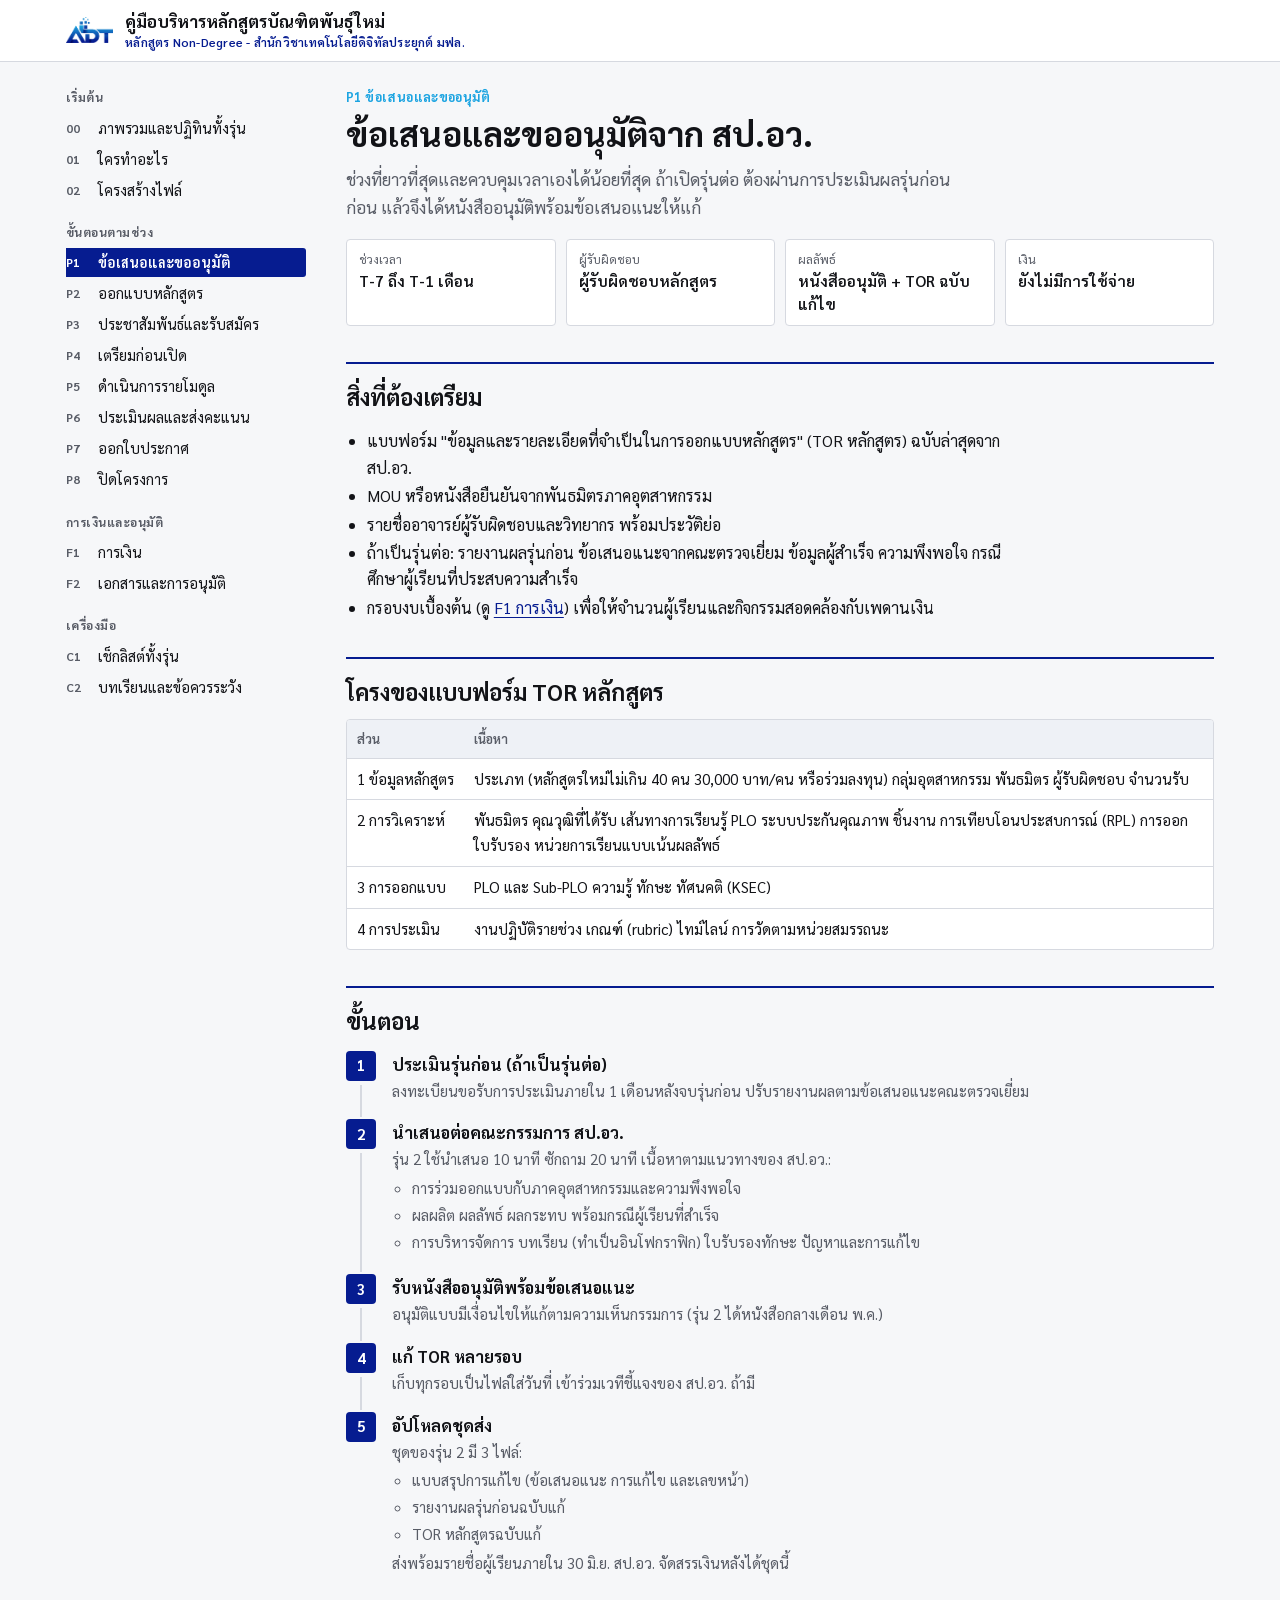
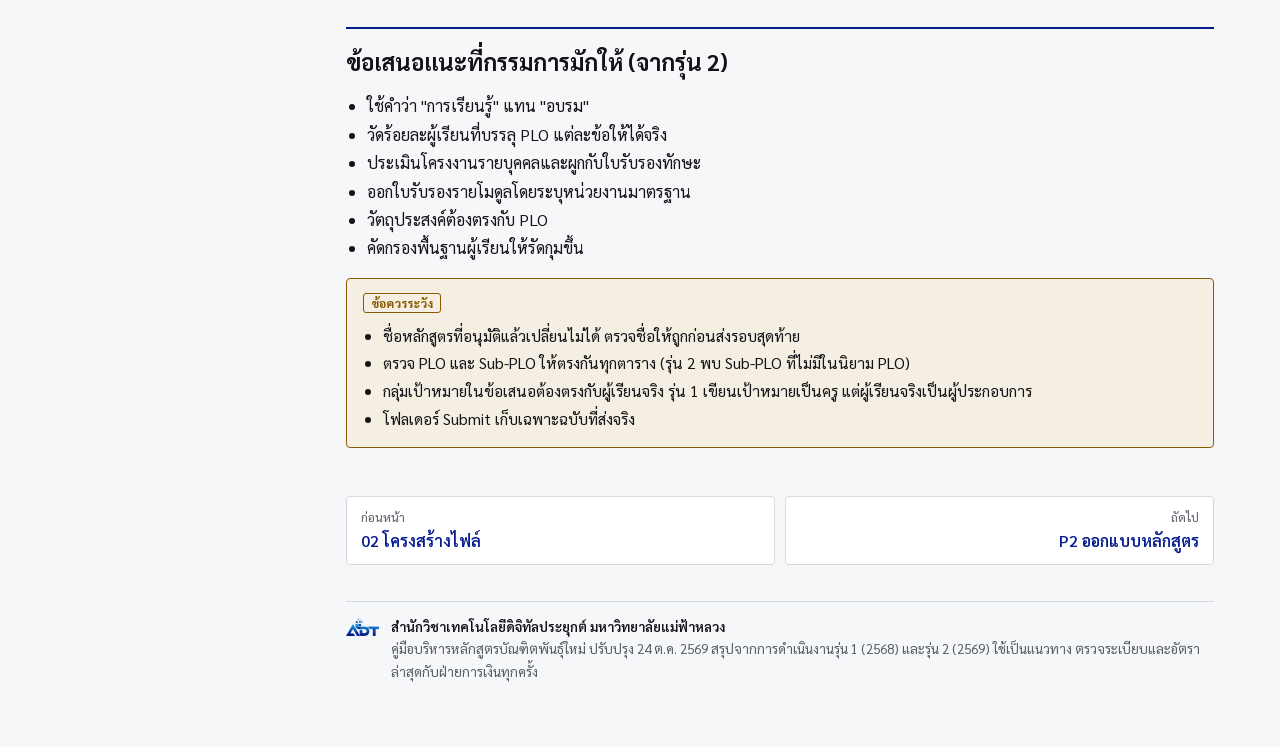
<file: p1-proposal.html>
<!doctype html>
<html lang="th">
<head>
<meta charset="utf-8">
<meta name="viewport" content="width=device-width, initial-scale=1">
<title>ข้อเสนอและขออนุมัติ | คู่มือบริหารหลักสูตรบัณฑิตพันธุ์ใหม่</title>
<meta name="description" content="P1 ข้อเสนอและขออนุมัติ">
<link rel="preconnect" href="https://fonts.googleapis.com">
<link rel="preconnect" href="https://fonts.gstatic.com" crossorigin>
<link rel="stylesheet" href="https://fonts.googleapis.com/css2?family=Sarabun:wght@400;600;700&display=swap">
<link rel="stylesheet" href="style.css">
<link rel="icon" type="image/png" href="assets/ADTlogo.png">
</head>
<body>
<header class="top"><div class="top-in">
  <a class="brand" href="index.html">
    <img class="logo" src="assets/ADTlogo.png" alt="สำนักวิชาเทคโนโลยีดิจิทัลประยุกต์ มฟล." onerror="this.style.display='none'">
    <div><div class="t">คู่มือบริหารหลักสูตรบัณฑิตพันธุ์ใหม่</div><div class="org">หลักสูตร Non-Degree - สำนักวิชาเทคโนโลยีดิจิทัลประยุกต์ มฟล.</div></div>
  </a>
  <button class="btn quiet menu-btn" type="button" aria-expanded="false" aria-controls="side">สารบัญ</button>
</div></header>
<div class="shell">
<nav class="side" id="side" aria-label="สารบัญ">
<div class="grp">เริ่มต้น</div><ol>
<li><a href="index.html"><span class="n">00</span><span>ภาพรวมและปฏิทินทั้งรุ่น</span></a></li>
<li><a href="roles.html"><span class="n">01</span><span>ใครทำอะไร</span></a></li>
<li><a href="files.html"><span class="n">02</span><span>โครงสร้างไฟล์</span></a></li>
</ol>
<div class="grp">ขั้นตอนตามช่วง</div><ol>
<li><a href="p1-proposal.html" aria-current="page"><span class="n">P1</span><span>ข้อเสนอและขออนุมัติ</span></a></li>
<li><a href="p2-design.html"><span class="n">P2</span><span>ออกแบบหลักสูตร</span></a></li>
<li><a href="p3-admission.html"><span class="n">P3</span><span>ประชาสัมพันธ์และรับสมัคร</span></a></li>
<li><a href="p4-prelaunch.html"><span class="n">P4</span><span>เตรียมก่อนเปิด</span></a></li>
<li><a href="p5-operation.html"><span class="n">P5</span><span>ดำเนินการรายโมดูล</span></a></li>
<li><a href="p6-assessment.html"><span class="n">P6</span><span>ประเมินผลและส่งคะแนน</span></a></li>
<li><a href="p7-certificate.html"><span class="n">P7</span><span>ออกใบประกาศ</span></a></li>
<li><a href="p8-closeout.html"><span class="n">P8</span><span>ปิดโครงการ</span></a></li>
</ol>
<div class="grp">การเงินและอนุมัติ</div><ol>
<li><a href="finance.html"><span class="n">F1</span><span>การเงิน</span></a></li>
<li><a href="approvals.html"><span class="n">F2</span><span>เอกสารและการอนุมัติ</span></a></li>
</ol>
<div class="grp">เครื่องมือ</div><ol>
<li><a href="checklist.html"><span class="n">C1</span><span>เช็กลิสต์ทั้งรุ่น</span></a></li>
<li><a href="lessons.html"><span class="n">C2</span><span>บทเรียนและข้อควรระวัง</span></a></li>
</ol>
</nav>
<main>
<div class="eyebrow">P1 ข้อเสนอและขออนุมัติ</div>
<h1>ข้อเสนอและขออนุมัติจาก สป.อว.</h1>
<p class="lede">ช่วงที่ยาวที่สุดและควบคุมเวลาเองได้น้อยที่สุด ถ้าเปิดรุ่นต่อ ต้องผ่านการประเมินผลรุ่นก่อนก่อน แล้วจึงได้หนังสืออนุมัติพร้อมข้อเสนอแนะให้แก้</p>

<div class="strip">
  <div><div class="k">ช่วงเวลา</div><div class="v">T-7 ถึง T-1 เดือน</div></div>
  <div><div class="k">ผู้รับผิดชอบ</div><div class="v">ผู้รับผิดชอบหลักสูตร</div></div>
  <div><div class="k">ผลลัพธ์</div><div class="v">หนังสืออนุมัติ + TOR ฉบับแก้ไข</div></div>
  <div><div class="k">เงิน</div><div class="v">ยังไม่มีการใช้จ่าย</div></div>
</div>

<h2>สิ่งที่ต้องเตรียม</h2>
<ul>
  <li>แบบฟอร์ม "ข้อมูลและรายละเอียดที่จำเป็นในการออกแบบหลักสูตร" (TOR หลักสูตร) ฉบับล่าสุดจาก สป.อว.</li>
  <li>MOU หรือหนังสือยืนยันจากพันธมิตรภาคอุตสาหกรรม</li>
  <li>รายชื่ออาจารย์ผู้รับผิดชอบและวิทยากร พร้อมประวัติย่อ</li>
  <li>ถ้าเป็นรุ่นต่อ: รายงานผลรุ่นก่อน ข้อเสนอแนะจากคณะตรวจเยี่ยม ข้อมูลผู้สำเร็จ ความพึงพอใจ กรณีศึกษาผู้เรียนที่ประสบความสำเร็จ</li>
  <li>กรอบงบเบื้องต้น (ดู <a href="finance.html">F1 การเงิน</a>) เพื่อให้จำนวนผู้เรียนและกิจกรรมสอดคล้องกับเพดานเงิน</li>
</ul>

<h2>โครงของแบบฟอร์ม TOR หลักสูตร</h2>
<div class="tbl"><table>
<thead><tr><th>ส่วน</th><th>เนื้อหา</th></tr></thead>
<tbody>
<tr><td class="nw">1 ข้อมูลหลักสูตร</td><td>ประเภท (หลักสูตรใหม่ไม่เกิน 40 คน 30,000 บาท/คน หรือร่วมลงทุน) กลุ่มอุตสาหกรรม พันธมิตร ผู้รับผิดชอบ จำนวนรับ</td></tr>
<tr><td class="nw">2 การวิเคราะห์</td><td>พันธมิตร คุณวุฒิที่ได้รับ เส้นทางการเรียนรู้ PLO ระบบประกันคุณภาพ ชิ้นงาน การเทียบโอนประสบการณ์ (RPL) การออกใบรับรอง หน่วยการเรียนแบบเน้นผลลัพธ์</td></tr>
<tr><td class="nw">3 การออกแบบ</td><td>PLO และ Sub-PLO ความรู้ ทักษะ ทัศนคติ (KSEC)</td></tr>
<tr><td class="nw">4 การประเมิน</td><td>งานปฏิบัติรายช่วง เกณฑ์ (rubric) ไทม์ไลน์ การวัดตามหน่วยสมรรถนะ</td></tr>
</tbody></table></div>

<h2>ขั้นตอน</h2>
<ol class="steps">
  <li><div><b>ประเมินรุ่นก่อน (ถ้าเป็นรุ่นต่อ)</b><div class="d">ลงทะเบียนขอรับการประเมินภายใน 1 เดือนหลังจบรุ่นก่อน ปรับรายงานผลตามข้อเสนอแนะคณะตรวจเยี่ยม</div></div></li>
  <li><div><b>นำเสนอต่อคณะกรรมการ สป.อว.</b><div class="d">รุ่น 2 ใช้นำเสนอ 10 นาที ซักถาม 20 นาที เนื้อหาตามแนวทางของ สป.อว.:
    <ul><li>การร่วมออกแบบกับภาคอุตสาหกรรมและความพึงพอใจ</li><li>ผลผลิต ผลลัพธ์ ผลกระทบ พร้อมกรณีผู้เรียนที่สำเร็จ</li><li>การบริหารจัดการ บทเรียน (ทำเป็นอินโฟกราฟิก) ใบรับรองทักษะ ปัญหาและการแก้ไข</li></ul></div></div></li>
  <li><div><b>รับหนังสืออนุมัติพร้อมข้อเสนอแนะ</b><div class="d">อนุมัติแบบมีเงื่อนไขให้แก้ตามความเห็นกรรมการ (รุ่น 2 ได้หนังสือกลางเดือน พ.ค.)</div></div></li>
  <li><div><b>แก้ TOR หลายรอบ</b><div class="d">เก็บทุกรอบเป็นไฟล์ใส่วันที่ เข้าร่วมเวทีชี้แจงของ สป.อว. ถ้ามี</div></div></li>
  <li><div><b>อัปโหลดชุดส่ง</b><div class="d">ชุดของรุ่น 2 มี 3 ไฟล์:
    <ul><li>แบบสรุปการแก้ไข (ข้อเสนอแนะ การแก้ไข และเลขหน้า)</li><li>รายงานผลรุ่นก่อนฉบับแก้</li><li>TOR หลักสูตรฉบับแก้</li></ul>
    ส่งพร้อมรายชื่อผู้เรียนภายใน 30 มิ.ย. สป.อว. จัดสรรเงินหลังได้ชุดนี้</div></div></li>
</ol>

<h2>ข้อเสนอแนะที่กรรมการมักให้ (จากรุ่น 2)</h2>
<ul>
  <li>ใช้คำว่า "การเรียนรู้" แทน "อบรม"</li>
  <li>วัดร้อยละผู้เรียนที่บรรลุ PLO แต่ละข้อให้ได้จริง</li>
  <li>ประเมินโครงงานรายบุคคลและผูกกับใบรับรองทักษะ</li>
  <li>ออกใบรับรองรายโมดูลโดยระบุหน่วยงานมาตรฐาน</li>
  <li>วัตถุประสงค์ต้องตรงกับ PLO</li>
  <li>คัดกรองพื้นฐานผู้เรียนให้รัดกุมขึ้น</li>
</ul>

<div class="box warn">
  <span class="lbl warn">ข้อควรระวัง</span>
  <ul>
    <li>ชื่อหลักสูตรที่อนุมัติแล้วเปลี่ยนไม่ได้ ตรวจชื่อให้ถูกก่อนส่งรอบสุดท้าย</li>
    <li>ตรวจ PLO และ Sub-PLO ให้ตรงกันทุกตาราง (รุ่น 2 พบ Sub-PLO ที่ไม่มีในนิยาม PLO)</li>
    <li>กลุ่มเป้าหมายในข้อเสนอต้องตรงกับผู้เรียนจริง รุ่น 1 เขียนเป้าหมายเป็นครู แต่ผู้เรียนจริงเป็นผู้ประกอบการ</li>
    <li>โฟลเดอร์ Submit เก็บเฉพาะฉบับที่ส่งจริง</li>
  </ul>
</div>
<nav class="pn" aria-label="หน้าก่อนและถัดไป">
<a href="files.html"><small>ก่อนหน้า</small>02 โครงสร้างไฟล์</a>
<a class="next" href="p2-design.html"><small>ถัดไป</small>P2 ออกแบบหลักสูตร</a>
</nav>
<footer><img src="assets/ADTlogo.png" alt="" onerror="this.style.display='none'"><div><b>สำนักวิชาเทคโนโลยีดิจิทัลประยุกต์ มหาวิทยาลัยแม่ฟ้าหลวง</b><br>คู่มือบริหารหลักสูตรบัณฑิตพันธุ์ใหม่ ปรับปรุง 24 ต.ค. 2569 สรุปจากการดำเนินงานรุ่น 1 (2568) และรุ่น 2 (2569) ใช้เป็นแนวทาง ตรวจระเบียบและอัตราล่าสุดกับฝ่ายการเงินทุกครั้ง</div></footer>
</main>
</div>
<script>
(function () {
  var b = document.querySelector('.menu-btn'), s = document.getElementById('side');
  if (b && s) b.addEventListener('click', function () {
    var o = s.classList.toggle('open'); b.setAttribute('aria-expanded', o ? 'true' : 'false');
  });
})();
</script>

</body>
</html>
</file>
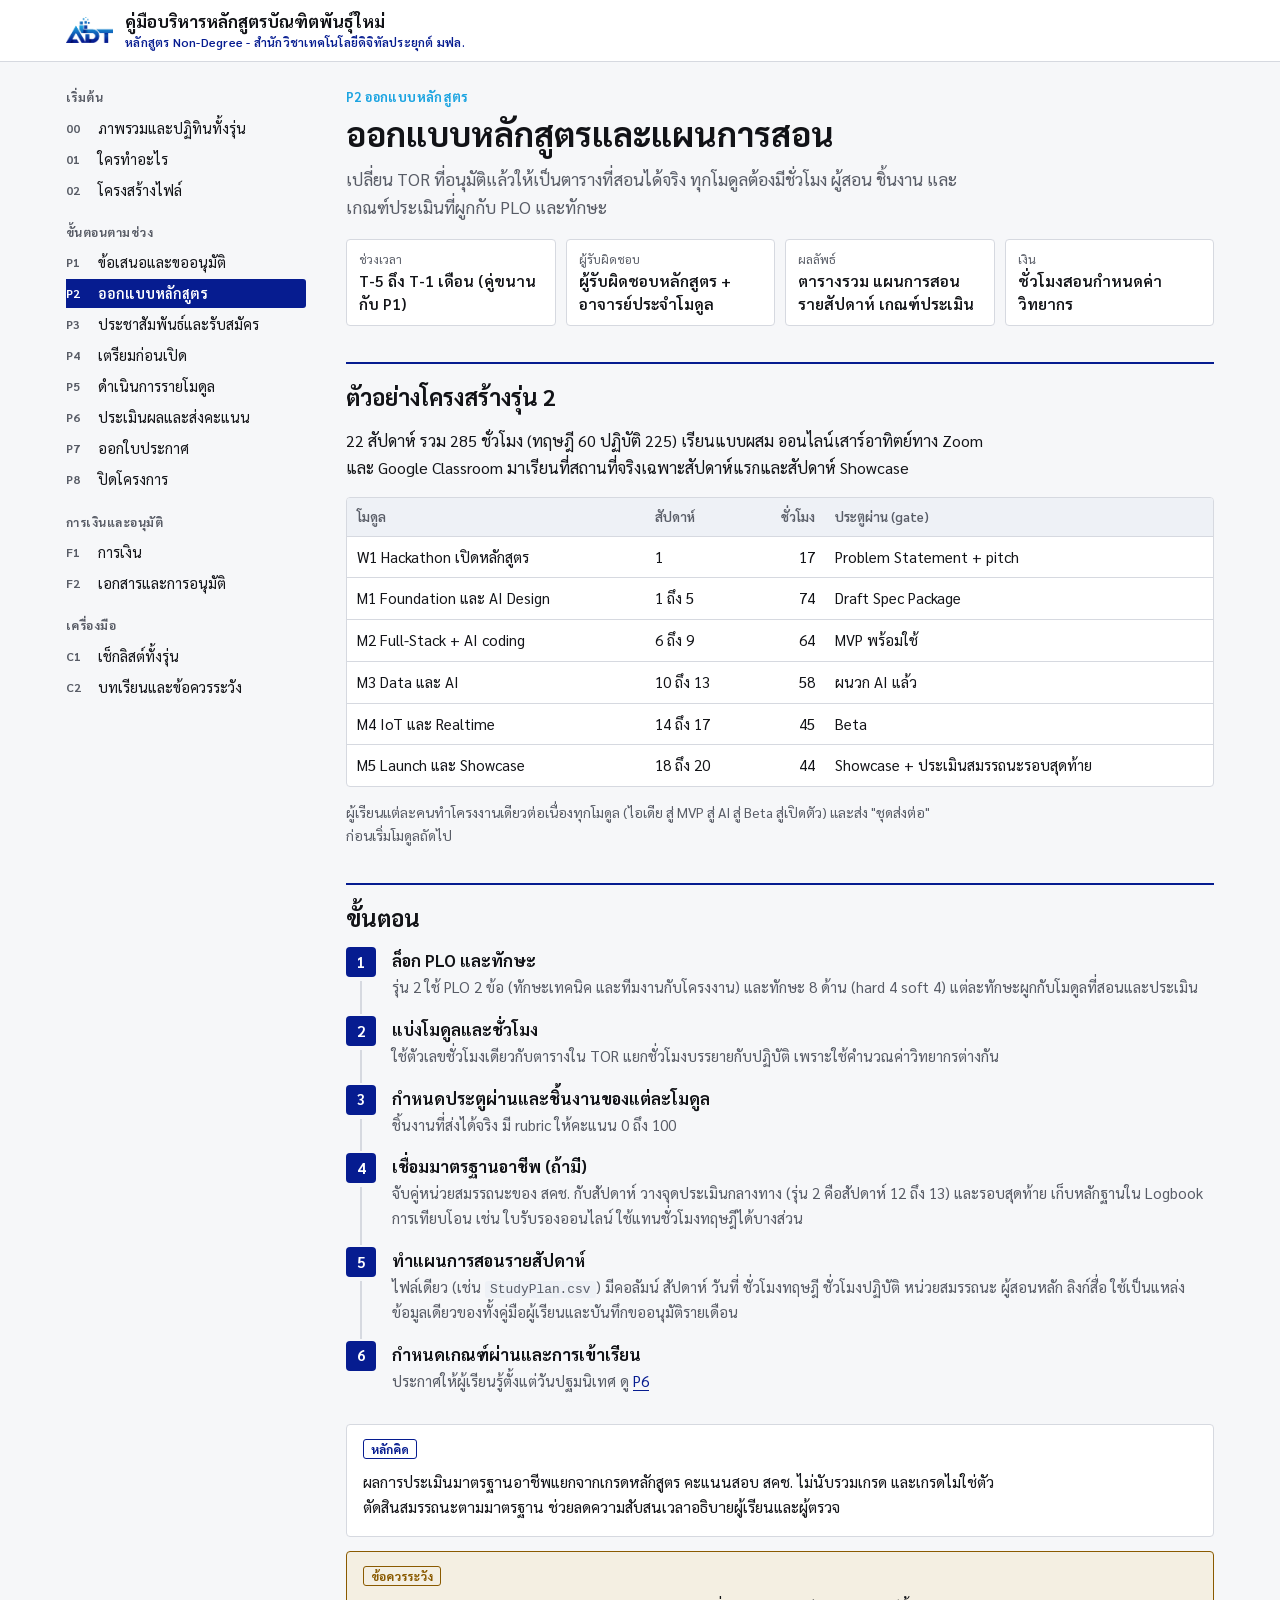
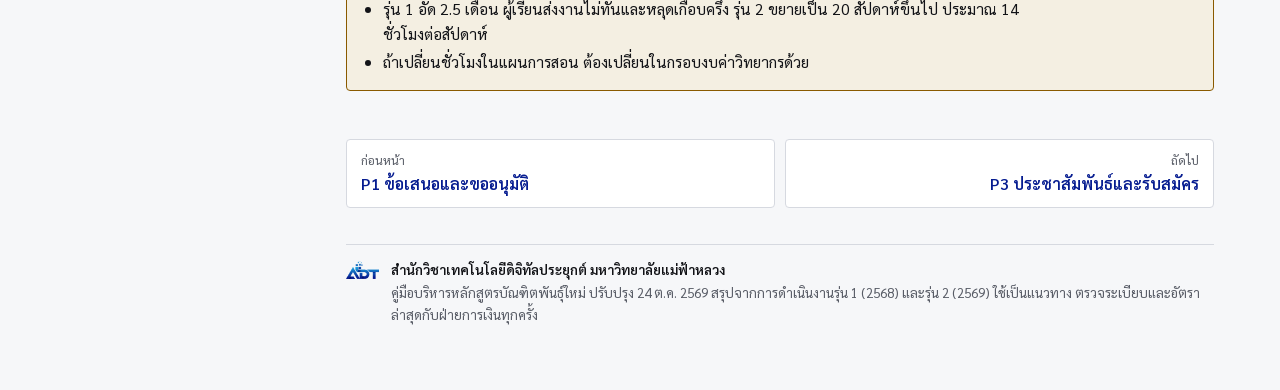
<file: p2-design.html>
<!doctype html>
<html lang="th">
<head>
<meta charset="utf-8">
<meta name="viewport" content="width=device-width, initial-scale=1">
<title>ออกแบบหลักสูตร | คู่มือบริหารหลักสูตรบัณฑิตพันธุ์ใหม่</title>
<meta name="description" content="P2 ออกแบบหลักสูตร">
<link rel="preconnect" href="https://fonts.googleapis.com">
<link rel="preconnect" href="https://fonts.gstatic.com" crossorigin>
<link rel="stylesheet" href="https://fonts.googleapis.com/css2?family=Sarabun:wght@400;600;700&display=swap">
<link rel="stylesheet" href="style.css">
<link rel="icon" type="image/png" href="assets/ADTlogo.png">
</head>
<body>
<header class="top"><div class="top-in">
  <a class="brand" href="index.html">
    <img class="logo" src="assets/ADTlogo.png" alt="สำนักวิชาเทคโนโลยีดิจิทัลประยุกต์ มฟล." onerror="this.style.display='none'">
    <div><div class="t">คู่มือบริหารหลักสูตรบัณฑิตพันธุ์ใหม่</div><div class="org">หลักสูตร Non-Degree - สำนักวิชาเทคโนโลยีดิจิทัลประยุกต์ มฟล.</div></div>
  </a>
  <button class="btn quiet menu-btn" type="button" aria-expanded="false" aria-controls="side">สารบัญ</button>
</div></header>
<div class="shell">
<nav class="side" id="side" aria-label="สารบัญ">
<div class="grp">เริ่มต้น</div><ol>
<li><a href="index.html"><span class="n">00</span><span>ภาพรวมและปฏิทินทั้งรุ่น</span></a></li>
<li><a href="roles.html"><span class="n">01</span><span>ใครทำอะไร</span></a></li>
<li><a href="files.html"><span class="n">02</span><span>โครงสร้างไฟล์</span></a></li>
</ol>
<div class="grp">ขั้นตอนตามช่วง</div><ol>
<li><a href="p1-proposal.html"><span class="n">P1</span><span>ข้อเสนอและขออนุมัติ</span></a></li>
<li><a href="p2-design.html" aria-current="page"><span class="n">P2</span><span>ออกแบบหลักสูตร</span></a></li>
<li><a href="p3-admission.html"><span class="n">P3</span><span>ประชาสัมพันธ์และรับสมัคร</span></a></li>
<li><a href="p4-prelaunch.html"><span class="n">P4</span><span>เตรียมก่อนเปิด</span></a></li>
<li><a href="p5-operation.html"><span class="n">P5</span><span>ดำเนินการรายโมดูล</span></a></li>
<li><a href="p6-assessment.html"><span class="n">P6</span><span>ประเมินผลและส่งคะแนน</span></a></li>
<li><a href="p7-certificate.html"><span class="n">P7</span><span>ออกใบประกาศ</span></a></li>
<li><a href="p8-closeout.html"><span class="n">P8</span><span>ปิดโครงการ</span></a></li>
</ol>
<div class="grp">การเงินและอนุมัติ</div><ol>
<li><a href="finance.html"><span class="n">F1</span><span>การเงิน</span></a></li>
<li><a href="approvals.html"><span class="n">F2</span><span>เอกสารและการอนุมัติ</span></a></li>
</ol>
<div class="grp">เครื่องมือ</div><ol>
<li><a href="checklist.html"><span class="n">C1</span><span>เช็กลิสต์ทั้งรุ่น</span></a></li>
<li><a href="lessons.html"><span class="n">C2</span><span>บทเรียนและข้อควรระวัง</span></a></li>
</ol>
</nav>
<main>
<div class="eyebrow">P2 ออกแบบหลักสูตร</div>
<h1>ออกแบบหลักสูตรและแผนการสอน</h1>
<p class="lede">เปลี่ยน TOR ที่อนุมัติแล้วให้เป็นตารางที่สอนได้จริง ทุกโมดูลต้องมีชั่วโมง ผู้สอน ชิ้นงาน และเกณฑ์ประเมินที่ผูกกับ PLO และทักษะ</p>

<div class="strip">
  <div><div class="k">ช่วงเวลา</div><div class="v">T-5 ถึง T-1 เดือน (คู่ขนานกับ P1)</div></div>
  <div><div class="k">ผู้รับผิดชอบ</div><div class="v">ผู้รับผิดชอบหลักสูตร + อาจารย์ประจำโมดูล</div></div>
  <div><div class="k">ผลลัพธ์</div><div class="v">ตารางรวม แผนการสอนรายสัปดาห์ เกณฑ์ประเมิน</div></div>
  <div><div class="k">เงิน</div><div class="v">ชั่วโมงสอนกำหนดค่าวิทยากร</div></div>
</div>

<h2>ตัวอย่างโครงสร้างรุ่น 2</h2>
<p>22 สัปดาห์ รวม 285 ชั่วโมง (ทฤษฎี 60 ปฏิบัติ 225) เรียนแบบผสม ออนไลน์เสาร์อาทิตย์ทาง Zoom และ Google Classroom มาเรียนที่สถานที่จริงเฉพาะสัปดาห์แรกและสัปดาห์ Showcase</p>
<div class="tbl"><table>
<thead><tr><th>โมดูล</th><th>สัปดาห์</th><th class="r">ชั่วโมง</th><th>ประตูผ่าน (gate)</th></tr></thead>
<tbody>
<tr><td>W1 Hackathon เปิดหลักสูตร</td><td>1</td><td class="r">17</td><td>Problem Statement + pitch</td></tr>
<tr><td>M1 Foundation และ AI Design</td><td>1 ถึง 5</td><td class="r">74</td><td>Draft Spec Package</td></tr>
<tr><td>M2 Full-Stack + AI coding</td><td>6 ถึง 9</td><td class="r">64</td><td>MVP พร้อมใช้</td></tr>
<tr><td>M3 Data และ AI</td><td>10 ถึง 13</td><td class="r">58</td><td>ผนวก AI แล้ว</td></tr>
<tr><td>M4 IoT และ Realtime</td><td>14 ถึง 17</td><td class="r">45</td><td>Beta</td></tr>
<tr><td>M5 Launch และ Showcase</td><td>18 ถึง 20</td><td class="r">44</td><td>Showcase + ประเมินสมรรถนะรอบสุดท้าย</td></tr>
</tbody></table></div>
<p class="small">ผู้เรียนแต่ละคนทำโครงงานเดียวต่อเนื่องทุกโมดูล (ไอเดีย สู่ MVP สู่ AI สู่ Beta สู่เปิดตัว) และส่ง "ชุดส่งต่อ" ก่อนเริ่มโมดูลถัดไป</p>

<h2>ขั้นตอน</h2>
<ol class="steps">
  <li><div><b>ล็อก PLO และทักษะ</b><div class="d">รุ่น 2 ใช้ PLO 2 ข้อ (ทักษะเทคนิค และทีมงานกับโครงงาน) และทักษะ 8 ด้าน (hard 4 soft 4) แต่ละทักษะผูกกับโมดูลที่สอนและประเมิน</div></div></li>
  <li><div><b>แบ่งโมดูลและชั่วโมง</b><div class="d">ใช้ตัวเลขชั่วโมงเดียวกับตารางใน TOR แยกชั่วโมงบรรยายกับปฏิบัติ เพราะใช้คำนวณค่าวิทยากรต่างกัน</div></div></li>
  <li><div><b>กำหนดประตูผ่านและชิ้นงานของแต่ละโมดูล</b><div class="d">ชิ้นงานที่ส่งได้จริง มี rubric ให้คะแนน 0 ถึง 100</div></div></li>
  <li><div><b>เชื่อมมาตรฐานอาชีพ (ถ้ามี)</b><div class="d">จับคู่หน่วยสมรรถนะของ สคช. กับสัปดาห์ วางจุดประเมินกลางทาง (รุ่น 2 คือสัปดาห์ 12 ถึง 13) และรอบสุดท้าย เก็บหลักฐานใน Logbook การเทียบโอน เช่น ใบรับรองออนไลน์ ใช้แทนชั่วโมงทฤษฎีได้บางส่วน</div></div></li>
  <li><div><b>ทำแผนการสอนรายสัปดาห์</b><div class="d">ไฟล์เดียว (เช่น <code>StudyPlan.csv</code>) มีคอลัมน์ สัปดาห์ วันที่ ชั่วโมงทฤษฎี ชั่วโมงปฏิบัติ หน่วยสมรรถนะ ผู้สอนหลัก ลิงก์สื่อ ใช้เป็นแหล่งข้อมูลเดียวของทั้งคู่มือผู้เรียนและบันทึกขออนุมัติรายเดือน</div></div></li>
  <li><div><b>กำหนดเกณฑ์ผ่านและการเข้าเรียน</b><div class="d">ประกาศให้ผู้เรียนรู้ตั้งแต่วันปฐมนิเทศ ดู <a href="p6-assessment.html">P6</a></div></div></li>
</ol>

<div class="box">
  <span class="lbl navy">หลักคิด</span>
  <p>ผลการประเมินมาตรฐานอาชีพแยกจากเกรดหลักสูตร คะแนนสอบ สคช. ไม่นับรวมเกรด และเกรดไม่ใช่ตัวตัดสินสมรรถนะตามมาตรฐาน ช่วยลดความสับสนเวลาอธิบายผู้เรียนและผู้ตรวจ</p>
</div>

<div class="box warn">
  <span class="lbl warn">ข้อควรระวัง</span>
  <ul>
    <li>รุ่น 1 อัด 2.5 เดือน ผู้เรียนส่งงานไม่ทันและหลุดเกือบครึ่ง รุ่น 2 ขยายเป็น 20 สัปดาห์ขึ้นไป ประมาณ 14 ชั่วโมงต่อสัปดาห์</li>
    <li>ถ้าเปลี่ยนชั่วโมงในแผนการสอน ต้องเปลี่ยนในกรอบงบค่าวิทยากรด้วย</li>
  </ul>
</div>
<nav class="pn" aria-label="หน้าก่อนและถัดไป">
<a href="p1-proposal.html"><small>ก่อนหน้า</small>P1 ข้อเสนอและขออนุมัติ</a>
<a class="next" href="p3-admission.html"><small>ถัดไป</small>P3 ประชาสัมพันธ์และรับสมัคร</a>
</nav>
<footer><img src="assets/ADTlogo.png" alt="" onerror="this.style.display='none'"><div><b>สำนักวิชาเทคโนโลยีดิจิทัลประยุกต์ มหาวิทยาลัยแม่ฟ้าหลวง</b><br>คู่มือบริหารหลักสูตรบัณฑิตพันธุ์ใหม่ ปรับปรุง 24 ต.ค. 2569 สรุปจากการดำเนินงานรุ่น 1 (2568) และรุ่น 2 (2569) ใช้เป็นแนวทาง ตรวจระเบียบและอัตราล่าสุดกับฝ่ายการเงินทุกครั้ง</div></footer>
</main>
</div>
<script>
(function () {
  var b = document.querySelector('.menu-btn'), s = document.getElementById('side');
  if (b && s) b.addEventListener('click', function () {
    var o = s.classList.toggle('open'); b.setAttribute('aria-expanded', o ? 'true' : 'false');
  });
})();
</script>

</body>
</html>
</file>
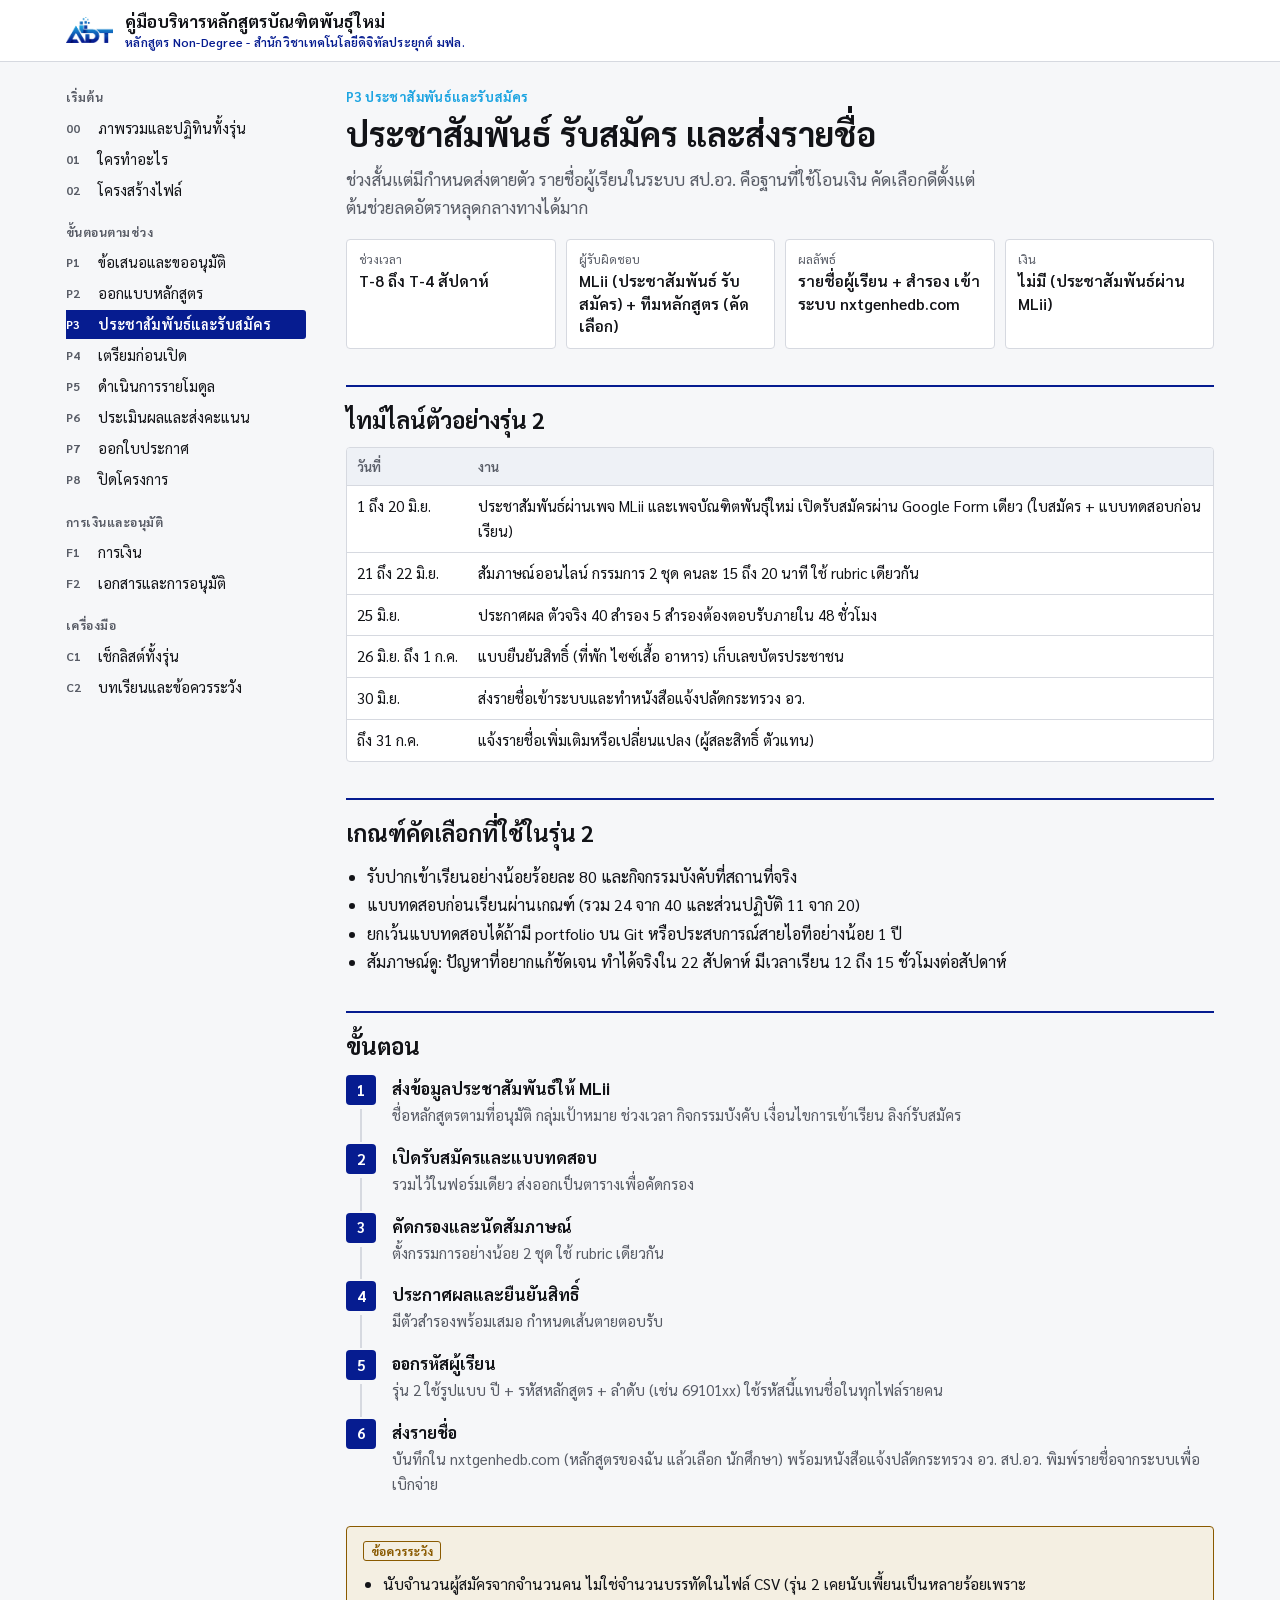
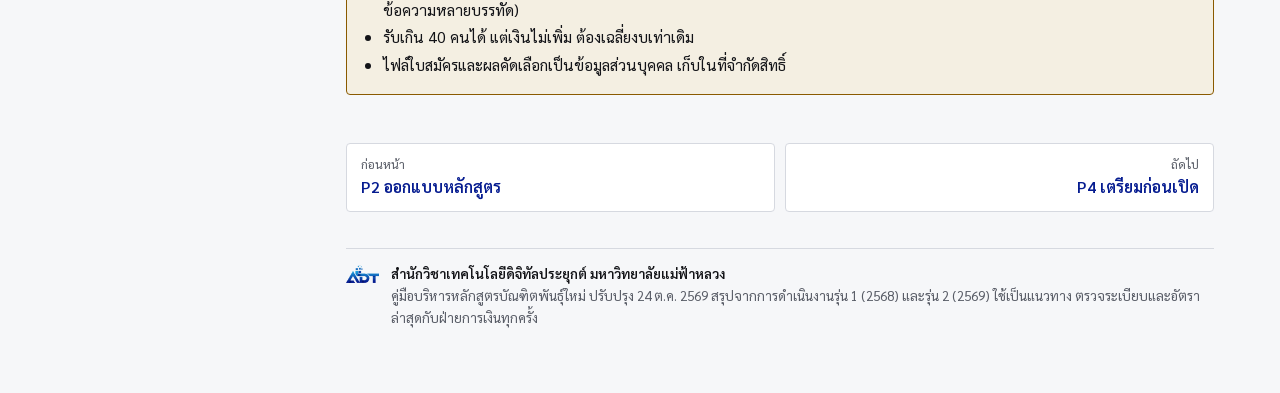
<file: p3-admission.html>
<!doctype html>
<html lang="th">
<head>
<meta charset="utf-8">
<meta name="viewport" content="width=device-width, initial-scale=1">
<title>ประชาสัมพันธ์และรับสมัคร | คู่มือบริหารหลักสูตรบัณฑิตพันธุ์ใหม่</title>
<meta name="description" content="P3 ประชาสัมพันธ์และรับสมัคร">
<link rel="preconnect" href="https://fonts.googleapis.com">
<link rel="preconnect" href="https://fonts.gstatic.com" crossorigin>
<link rel="stylesheet" href="https://fonts.googleapis.com/css2?family=Sarabun:wght@400;600;700&display=swap">
<link rel="stylesheet" href="style.css">
<link rel="icon" type="image/png" href="assets/ADTlogo.png">
</head>
<body>
<header class="top"><div class="top-in">
  <a class="brand" href="index.html">
    <img class="logo" src="assets/ADTlogo.png" alt="สำนักวิชาเทคโนโลยีดิจิทัลประยุกต์ มฟล." onerror="this.style.display='none'">
    <div><div class="t">คู่มือบริหารหลักสูตรบัณฑิตพันธุ์ใหม่</div><div class="org">หลักสูตร Non-Degree - สำนักวิชาเทคโนโลยีดิจิทัลประยุกต์ มฟล.</div></div>
  </a>
  <button class="btn quiet menu-btn" type="button" aria-expanded="false" aria-controls="side">สารบัญ</button>
</div></header>
<div class="shell">
<nav class="side" id="side" aria-label="สารบัญ">
<div class="grp">เริ่มต้น</div><ol>
<li><a href="index.html"><span class="n">00</span><span>ภาพรวมและปฏิทินทั้งรุ่น</span></a></li>
<li><a href="roles.html"><span class="n">01</span><span>ใครทำอะไร</span></a></li>
<li><a href="files.html"><span class="n">02</span><span>โครงสร้างไฟล์</span></a></li>
</ol>
<div class="grp">ขั้นตอนตามช่วง</div><ol>
<li><a href="p1-proposal.html"><span class="n">P1</span><span>ข้อเสนอและขออนุมัติ</span></a></li>
<li><a href="p2-design.html"><span class="n">P2</span><span>ออกแบบหลักสูตร</span></a></li>
<li><a href="p3-admission.html" aria-current="page"><span class="n">P3</span><span>ประชาสัมพันธ์และรับสมัคร</span></a></li>
<li><a href="p4-prelaunch.html"><span class="n">P4</span><span>เตรียมก่อนเปิด</span></a></li>
<li><a href="p5-operation.html"><span class="n">P5</span><span>ดำเนินการรายโมดูล</span></a></li>
<li><a href="p6-assessment.html"><span class="n">P6</span><span>ประเมินผลและส่งคะแนน</span></a></li>
<li><a href="p7-certificate.html"><span class="n">P7</span><span>ออกใบประกาศ</span></a></li>
<li><a href="p8-closeout.html"><span class="n">P8</span><span>ปิดโครงการ</span></a></li>
</ol>
<div class="grp">การเงินและอนุมัติ</div><ol>
<li><a href="finance.html"><span class="n">F1</span><span>การเงิน</span></a></li>
<li><a href="approvals.html"><span class="n">F2</span><span>เอกสารและการอนุมัติ</span></a></li>
</ol>
<div class="grp">เครื่องมือ</div><ol>
<li><a href="checklist.html"><span class="n">C1</span><span>เช็กลิสต์ทั้งรุ่น</span></a></li>
<li><a href="lessons.html"><span class="n">C2</span><span>บทเรียนและข้อควรระวัง</span></a></li>
</ol>
</nav>
<main>
<div class="eyebrow">P3 ประชาสัมพันธ์และรับสมัคร</div>
<h1>ประชาสัมพันธ์ รับสมัคร และส่งรายชื่อ</h1>
<p class="lede">ช่วงสั้นแต่มีกำหนดส่งตายตัว รายชื่อผู้เรียนในระบบ สป.อว. คือฐานที่ใช้โอนเงิน คัดเลือกดีตั้งแต่ต้นช่วยลดอัตราหลุดกลางทางได้มาก</p>

<div class="strip">
  <div><div class="k">ช่วงเวลา</div><div class="v">T-8 ถึง T-4 สัปดาห์</div></div>
  <div><div class="k">ผู้รับผิดชอบ</div><div class="v">MLii (ประชาสัมพันธ์ รับสมัคร) + ทีมหลักสูตร (คัดเลือก)</div></div>
  <div><div class="k">ผลลัพธ์</div><div class="v">รายชื่อผู้เรียน + สำรอง เข้าระบบ nxtgenhedb.com</div></div>
  <div><div class="k">เงิน</div><div class="v">ไม่มี (ประชาสัมพันธ์ผ่าน MLii)</div></div>
</div>

<h2>ไทม์ไลน์ตัวอย่างรุ่น 2</h2>
<div class="tbl"><table>
<thead><tr><th>วันที่</th><th>งาน</th></tr></thead>
<tbody>
<tr><td class="nw">1 ถึง 20 มิ.ย.</td><td>ประชาสัมพันธ์ผ่านเพจ MLii และเพจบัณฑิตพันธุ์ใหม่ เปิดรับสมัครผ่าน Google Form เดียว (ใบสมัคร + แบบทดสอบก่อนเรียน)</td></tr>
<tr><td class="nw">21 ถึง 22 มิ.ย.</td><td>สัมภาษณ์ออนไลน์ กรรมการ 2 ชุด คนละ 15 ถึง 20 นาที ใช้ rubric เดียวกัน</td></tr>
<tr><td class="nw">25 มิ.ย.</td><td>ประกาศผล ตัวจริง 40 สำรอง 5 สำรองต้องตอบรับภายใน 48 ชั่วโมง</td></tr>
<tr><td class="nw">26 มิ.ย. ถึง 1 ก.ค.</td><td>แบบยืนยันสิทธิ์ (ที่พัก ไซซ์เสื้อ อาหาร) เก็บเลขบัตรประชาชน</td></tr>
<tr><td class="nw">30 มิ.ย.</td><td>ส่งรายชื่อเข้าระบบและทำหนังสือแจ้งปลัดกระทรวง อว.</td></tr>
<tr><td class="nw">ถึง 31 ก.ค.</td><td>แจ้งรายชื่อเพิ่มเติมหรือเปลี่ยนแปลง (ผู้สละสิทธิ์ ตัวแทน)</td></tr>
</tbody></table></div>

<h2>เกณฑ์คัดเลือกที่ใช้ในรุ่น 2</h2>
<ul>
  <li>รับปากเข้าเรียนอย่างน้อยร้อยละ 80 และกิจกรรมบังคับที่สถานที่จริง</li>
  <li>แบบทดสอบก่อนเรียนผ่านเกณฑ์ (รวม 24 จาก 40 และส่วนปฏิบัติ 11 จาก 20)</li>
  <li>ยกเว้นแบบทดสอบได้ถ้ามี portfolio บน Git หรือประสบการณ์สายไอทีอย่างน้อย 1 ปี</li>
  <li>สัมภาษณ์ดู: ปัญหาที่อยากแก้ชัดเจน ทำได้จริงใน 22 สัปดาห์ มีเวลาเรียน 12 ถึง 15 ชั่วโมงต่อสัปดาห์</li>
</ul>

<h2>ขั้นตอน</h2>
<ol class="steps">
  <li><div><b>ส่งข้อมูลประชาสัมพันธ์ให้ MLii</b><div class="d">ชื่อหลักสูตรตามที่อนุมัติ กลุ่มเป้าหมาย ช่วงเวลา กิจกรรมบังคับ เงื่อนไขการเข้าเรียน ลิงก์รับสมัคร</div></div></li>
  <li><div><b>เปิดรับสมัครและแบบทดสอบ</b><div class="d">รวมไว้ในฟอร์มเดียว ส่งออกเป็นตารางเพื่อคัดกรอง</div></div></li>
  <li><div><b>คัดกรองและนัดสัมภาษณ์</b><div class="d">ตั้งกรรมการอย่างน้อย 2 ชุด ใช้ rubric เดียวกัน</div></div></li>
  <li><div><b>ประกาศผลและยืนยันสิทธิ์</b><div class="d">มีตัวสำรองพร้อมเสมอ กำหนดเส้นตายตอบรับ</div></div></li>
  <li><div><b>ออกรหัสผู้เรียน</b><div class="d">รุ่น 2 ใช้รูปแบบ ปี + รหัสหลักสูตร + ลำดับ (เช่น 69101xx) ใช้รหัสนี้แทนชื่อในทุกไฟล์รายคน</div></div></li>
  <li><div><b>ส่งรายชื่อ</b><div class="d">บันทึกใน nxtgenhedb.com (หลักสูตรของฉัน แล้วเลือก นักศึกษา) พร้อมหนังสือแจ้งปลัดกระทรวง อว. สป.อว. พิมพ์รายชื่อจากระบบเพื่อเบิกจ่าย</div></div></li>
</ol>

<div class="box warn">
  <span class="lbl warn">ข้อควรระวัง</span>
  <ul>
    <li>นับจำนวนผู้สมัครจากจำนวนคน ไม่ใช่จำนวนบรรทัดในไฟล์ CSV (รุ่น 2 เคยนับเพี้ยนเป็นหลายร้อยเพราะข้อความหลายบรรทัด)</li>
    <li>รับเกิน 40 คนได้ แต่เงินไม่เพิ่ม ต้องเฉลี่ยงบเท่าเดิม</li>
    <li>ไฟล์ใบสมัครและผลคัดเลือกเป็นข้อมูลส่วนบุคคล เก็บในที่จำกัดสิทธิ์</li>
  </ul>
</div>
<nav class="pn" aria-label="หน้าก่อนและถัดไป">
<a href="p2-design.html"><small>ก่อนหน้า</small>P2 ออกแบบหลักสูตร</a>
<a class="next" href="p4-prelaunch.html"><small>ถัดไป</small>P4 เตรียมก่อนเปิด</a>
</nav>
<footer><img src="assets/ADTlogo.png" alt="" onerror="this.style.display='none'"><div><b>สำนักวิชาเทคโนโลยีดิจิทัลประยุกต์ มหาวิทยาลัยแม่ฟ้าหลวง</b><br>คู่มือบริหารหลักสูตรบัณฑิตพันธุ์ใหม่ ปรับปรุง 24 ต.ค. 2569 สรุปจากการดำเนินงานรุ่น 1 (2568) และรุ่น 2 (2569) ใช้เป็นแนวทาง ตรวจระเบียบและอัตราล่าสุดกับฝ่ายการเงินทุกครั้ง</div></footer>
</main>
</div>
<script>
(function () {
  var b = document.querySelector('.menu-btn'), s = document.getElementById('side');
  if (b && s) b.addEventListener('click', function () {
    var o = s.classList.toggle('open'); b.setAttribute('aria-expanded', o ? 'true' : 'false');
  });
})();
</script>

</body>
</html>
</file>
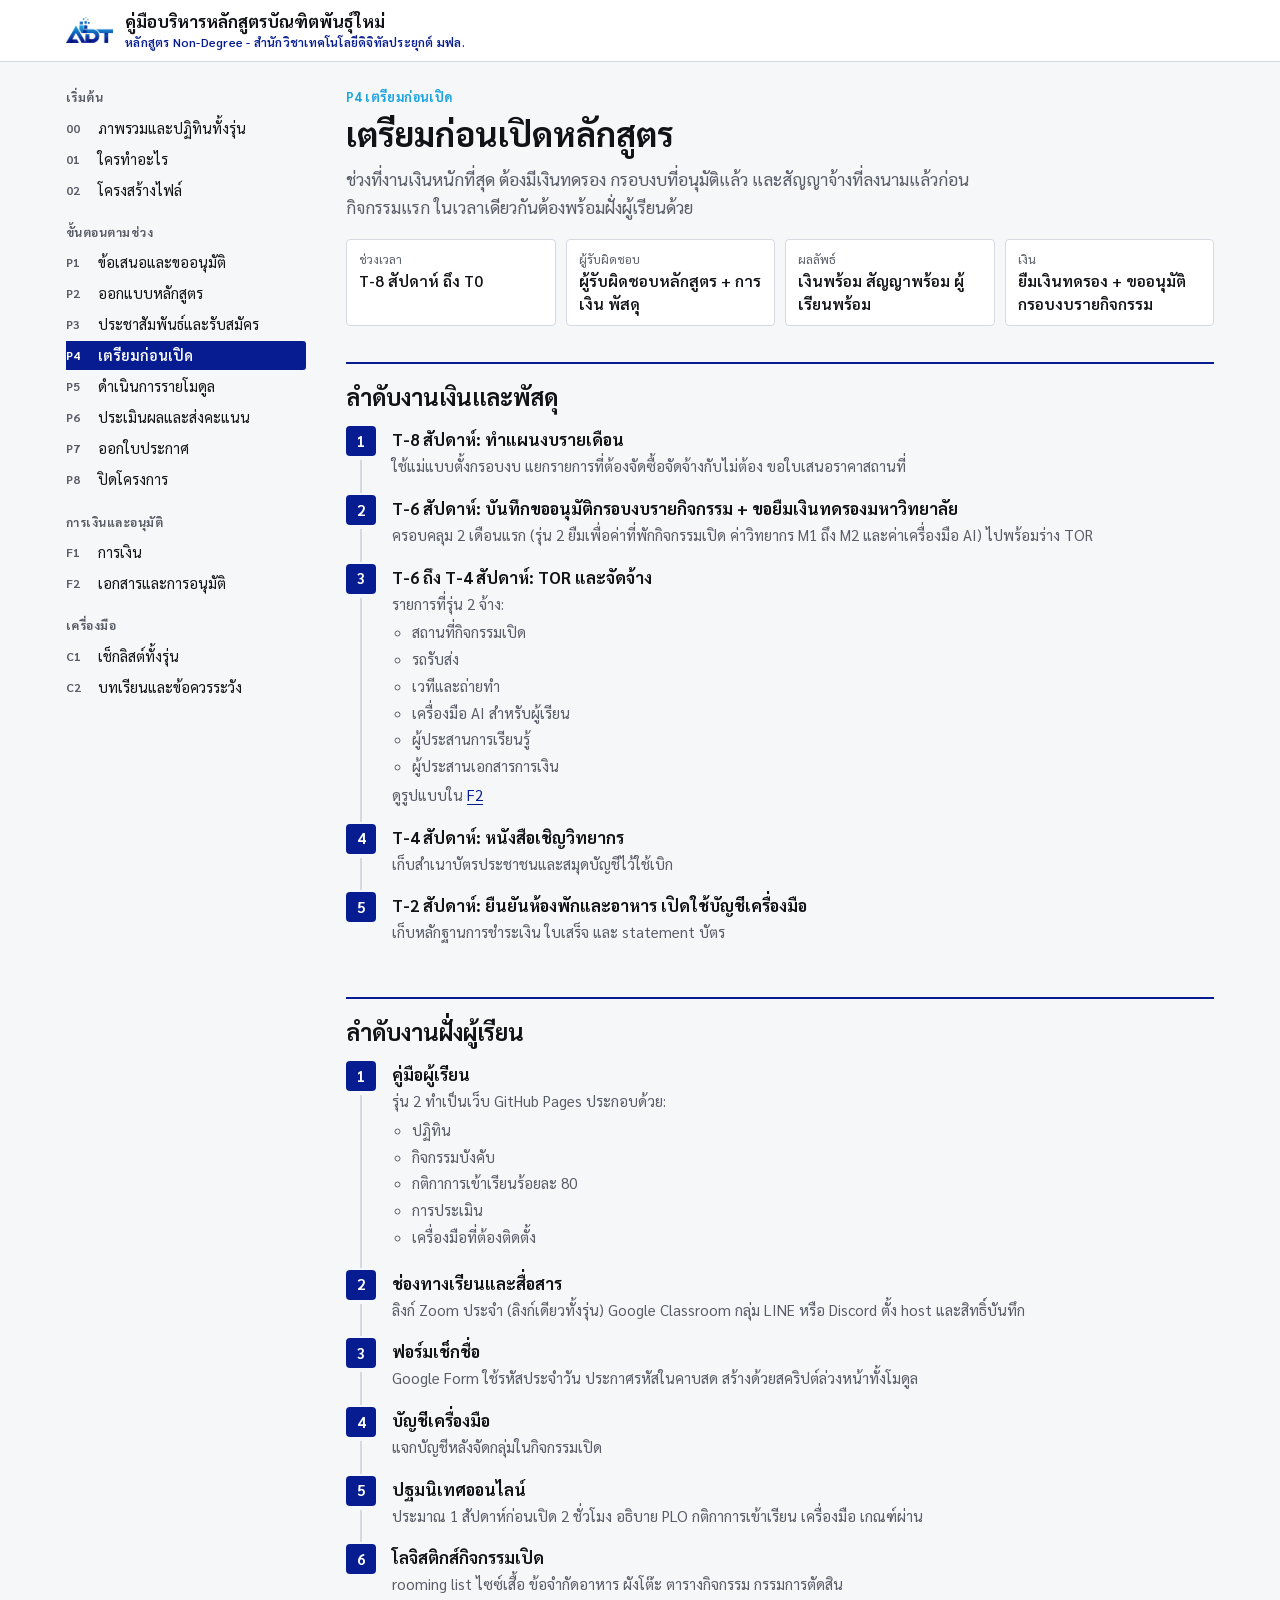
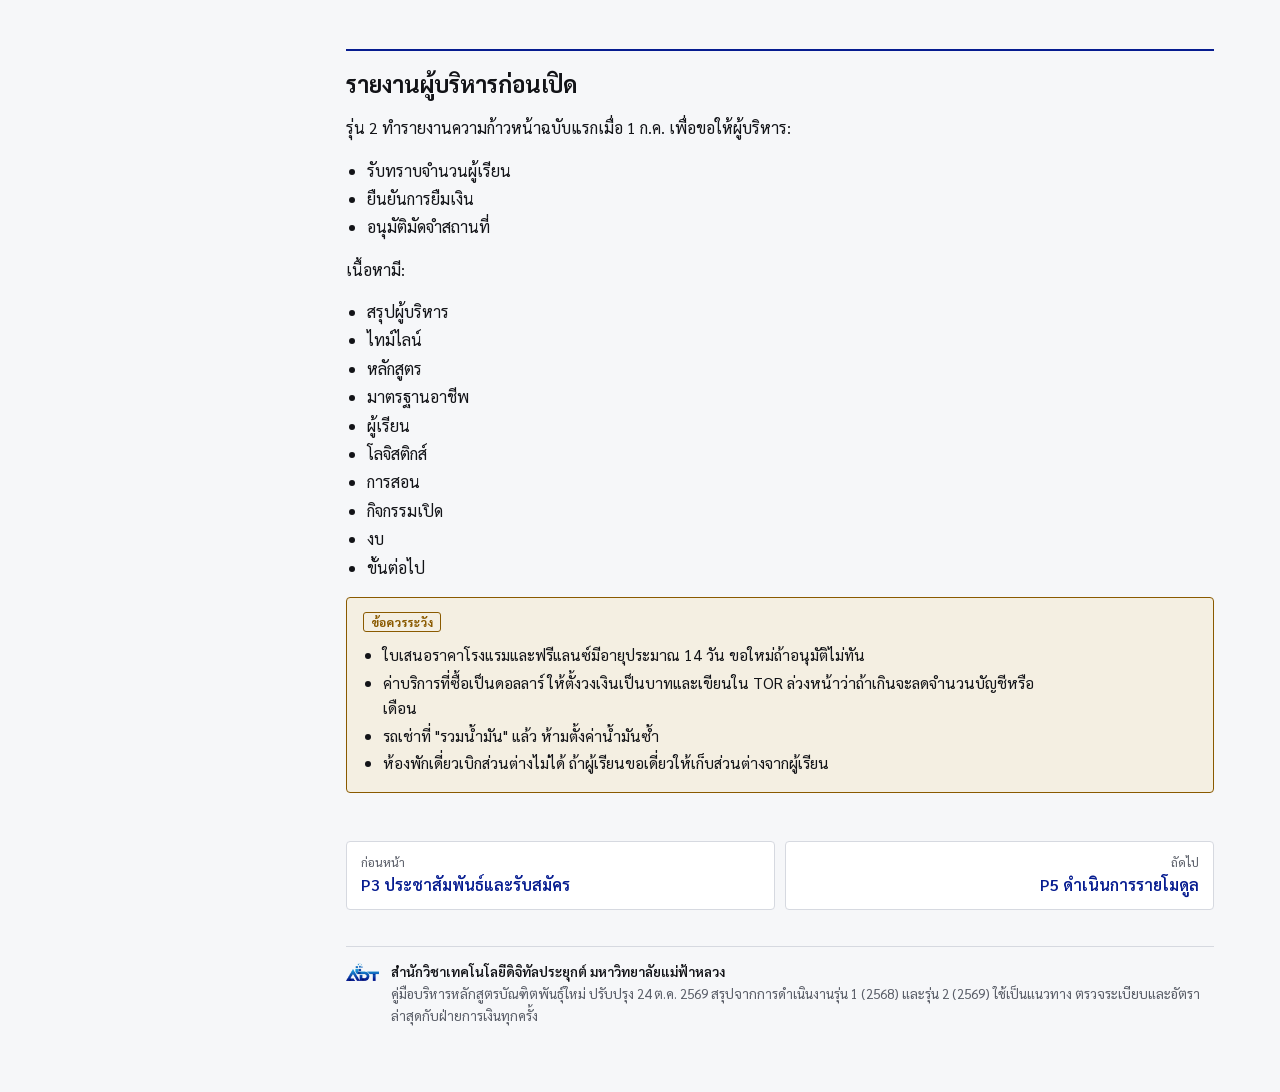
<file: p4-prelaunch.html>
<!doctype html>
<html lang="th">
<head>
<meta charset="utf-8">
<meta name="viewport" content="width=device-width, initial-scale=1">
<title>เตรียมก่อนเปิด | คู่มือบริหารหลักสูตรบัณฑิตพันธุ์ใหม่</title>
<meta name="description" content="P4 เตรียมก่อนเปิด">
<link rel="preconnect" href="https://fonts.googleapis.com">
<link rel="preconnect" href="https://fonts.gstatic.com" crossorigin>
<link rel="stylesheet" href="https://fonts.googleapis.com/css2?family=Sarabun:wght@400;600;700&display=swap">
<link rel="stylesheet" href="style.css">
<link rel="icon" type="image/png" href="assets/ADTlogo.png">
</head>
<body>
<header class="top"><div class="top-in">
  <a class="brand" href="index.html">
    <img class="logo" src="assets/ADTlogo.png" alt="สำนักวิชาเทคโนโลยีดิจิทัลประยุกต์ มฟล." onerror="this.style.display='none'">
    <div><div class="t">คู่มือบริหารหลักสูตรบัณฑิตพันธุ์ใหม่</div><div class="org">หลักสูตร Non-Degree - สำนักวิชาเทคโนโลยีดิจิทัลประยุกต์ มฟล.</div></div>
  </a>
  <button class="btn quiet menu-btn" type="button" aria-expanded="false" aria-controls="side">สารบัญ</button>
</div></header>
<div class="shell">
<nav class="side" id="side" aria-label="สารบัญ">
<div class="grp">เริ่มต้น</div><ol>
<li><a href="index.html"><span class="n">00</span><span>ภาพรวมและปฏิทินทั้งรุ่น</span></a></li>
<li><a href="roles.html"><span class="n">01</span><span>ใครทำอะไร</span></a></li>
<li><a href="files.html"><span class="n">02</span><span>โครงสร้างไฟล์</span></a></li>
</ol>
<div class="grp">ขั้นตอนตามช่วง</div><ol>
<li><a href="p1-proposal.html"><span class="n">P1</span><span>ข้อเสนอและขออนุมัติ</span></a></li>
<li><a href="p2-design.html"><span class="n">P2</span><span>ออกแบบหลักสูตร</span></a></li>
<li><a href="p3-admission.html"><span class="n">P3</span><span>ประชาสัมพันธ์และรับสมัคร</span></a></li>
<li><a href="p4-prelaunch.html" aria-current="page"><span class="n">P4</span><span>เตรียมก่อนเปิด</span></a></li>
<li><a href="p5-operation.html"><span class="n">P5</span><span>ดำเนินการรายโมดูล</span></a></li>
<li><a href="p6-assessment.html"><span class="n">P6</span><span>ประเมินผลและส่งคะแนน</span></a></li>
<li><a href="p7-certificate.html"><span class="n">P7</span><span>ออกใบประกาศ</span></a></li>
<li><a href="p8-closeout.html"><span class="n">P8</span><span>ปิดโครงการ</span></a></li>
</ol>
<div class="grp">การเงินและอนุมัติ</div><ol>
<li><a href="finance.html"><span class="n">F1</span><span>การเงิน</span></a></li>
<li><a href="approvals.html"><span class="n">F2</span><span>เอกสารและการอนุมัติ</span></a></li>
</ol>
<div class="grp">เครื่องมือ</div><ol>
<li><a href="checklist.html"><span class="n">C1</span><span>เช็กลิสต์ทั้งรุ่น</span></a></li>
<li><a href="lessons.html"><span class="n">C2</span><span>บทเรียนและข้อควรระวัง</span></a></li>
</ol>
</nav>
<main>
<div class="eyebrow">P4 เตรียมก่อนเปิด</div>
<h1>เตรียมก่อนเปิดหลักสูตร</h1>
<p class="lede">ช่วงที่งานเงินหนักที่สุด ต้องมีเงินทดรอง กรอบงบที่อนุมัติแล้ว และสัญญาจ้างที่ลงนามแล้วก่อนกิจกรรมแรก ในเวลาเดียวกันต้องพร้อมฝั่งผู้เรียนด้วย</p>

<div class="strip">
  <div><div class="k">ช่วงเวลา</div><div class="v">T-8 สัปดาห์ ถึง T0</div></div>
  <div><div class="k">ผู้รับผิดชอบ</div><div class="v">ผู้รับผิดชอบหลักสูตร + การเงิน พัสดุ</div></div>
  <div><div class="k">ผลลัพธ์</div><div class="v">เงินพร้อม สัญญาพร้อม ผู้เรียนพร้อม</div></div>
  <div><div class="k">เงิน</div><div class="v">ยืมเงินทดรอง + ขออนุมัติกรอบงบรายกิจกรรม</div></div>
</div>

<h2>ลำดับงานเงินและพัสดุ</h2>
<ol class="steps">
  <li><div><b>T-8 สัปดาห์: ทำแผนงบรายเดือน</b><div class="d">ใช้แม่แบบตั้งกรอบงบ แยกรายการที่ต้องจัดซื้อจัดจ้างกับไม่ต้อง ขอใบเสนอราคาสถานที่</div></div></li>
  <li><div><b>T-6 สัปดาห์: บันทึกขออนุมัติกรอบงบรายกิจกรรม + ขอยืมเงินทดรองมหาวิทยาลัย</b><div class="d">ครอบคลุม 2 เดือนแรก (รุ่น 2 ยืมเพื่อค่าที่พักกิจกรรมเปิด ค่าวิทยากร M1 ถึง M2 และค่าเครื่องมือ AI) ไปพร้อมร่าง TOR</div></div></li>
  <li><div><b>T-6 ถึง T-4 สัปดาห์: TOR และจัดจ้าง</b><div class="d">รายการที่รุ่น 2 จ้าง:
    <ul><li>สถานที่กิจกรรมเปิด</li><li>รถรับส่ง</li><li>เวทีและถ่ายทำ</li><li>เครื่องมือ AI สำหรับผู้เรียน</li><li>ผู้ประสานการเรียนรู้</li><li>ผู้ประสานเอกสารการเงิน</li></ul>
    ดูรูปแบบใน <a href="approvals.html">F2</a></div></div></li>
  <li><div><b>T-4 สัปดาห์: หนังสือเชิญวิทยากร</b><div class="d">เก็บสำเนาบัตรประชาชนและสมุดบัญชีไว้ใช้เบิก</div></div></li>
  <li><div><b>T-2 สัปดาห์: ยืนยันห้องพักและอาหาร เปิดใช้บัญชีเครื่องมือ</b><div class="d">เก็บหลักฐานการชำระเงิน ใบเสร็จ และ statement บัตร</div></div></li>
</ol>

<h2>ลำดับงานฝั่งผู้เรียน</h2>
<ol class="steps">
  <li><div><b>คู่มือผู้เรียน</b><div class="d">รุ่น 2 ทำเป็นเว็บ GitHub Pages ประกอบด้วย:
    <ul><li>ปฏิทิน</li><li>กิจกรรมบังคับ</li><li>กติกาการเข้าเรียนร้อยละ 80</li><li>การประเมิน</li><li>เครื่องมือที่ต้องติดตั้ง</li></ul></div></div></li>
  <li><div><b>ช่องทางเรียนและสื่อสาร</b><div class="d">ลิงก์ Zoom ประจำ (ลิงก์เดียวทั้งรุ่น) Google Classroom กลุ่ม LINE หรือ Discord ตั้ง host และสิทธิ์บันทึก</div></div></li>
  <li><div><b>ฟอร์มเช็กชื่อ</b><div class="d">Google Form ใช้รหัสประจำวัน ประกาศรหัสในคาบสด สร้างด้วยสคริปต์ล่วงหน้าทั้งโมดูล</div></div></li>
  <li><div><b>บัญชีเครื่องมือ</b><div class="d">แจกบัญชีหลังจัดกลุ่มในกิจกรรมเปิด</div></div></li>
  <li><div><b>ปฐมนิเทศออนไลน์</b><div class="d">ประมาณ 1 สัปดาห์ก่อนเปิด 2 ชั่วโมง อธิบาย PLO กติกาการเข้าเรียน เครื่องมือ เกณฑ์ผ่าน</div></div></li>
  <li><div><b>โลจิสติกส์กิจกรรมเปิด</b><div class="d">rooming list ไซซ์เสื้อ ข้อจำกัดอาหาร ผังโต๊ะ ตารางกิจกรรม กรรมการตัดสิน</div></div></li>
</ol>

<h2>รายงานผู้บริหารก่อนเปิด</h2>
<p>รุ่น 2 ทำรายงานความก้าวหน้าฉบับแรกเมื่อ 1 ก.ค. เพื่อขอให้ผู้บริหาร:</p>
<ul>
  <li>รับทราบจำนวนผู้เรียน</li>
  <li>ยืนยันการยืมเงิน</li>
  <li>อนุมัติมัดจำสถานที่</li>
</ul>
<p>เนื้อหามี:</p>
<ul>
  <li>สรุปผู้บริหาร</li>
  <li>ไทม์ไลน์</li>
  <li>หลักสูตร</li>
  <li>มาตรฐานอาชีพ</li>
  <li>ผู้เรียน</li>
  <li>โลจิสติกส์</li>
  <li>การสอน</li>
  <li>กิจกรรมเปิด</li>
  <li>งบ</li>
  <li>ขั้นต่อไป</li>
</ul>

<div class="box warn">
  <span class="lbl warn">ข้อควรระวัง</span>
  <ul>
    <li>ใบเสนอราคาโรงแรมและฟรีแลนซ์มีอายุประมาณ 14 วัน ขอใหม่ถ้าอนุมัติไม่ทัน</li>
    <li>ค่าบริการที่ซื้อเป็นดอลลาร์ ให้ตั้งวงเงินเป็นบาทและเขียนใน TOR ล่วงหน้าว่าถ้าเกินจะลดจำนวนบัญชีหรือเดือน</li>
    <li>รถเช่าที่ "รวมน้ำมัน" แล้ว ห้ามตั้งค่าน้ำมันซ้ำ</li>
    <li>ห้องพักเดี่ยวเบิกส่วนต่างไม่ได้ ถ้าผู้เรียนขอเดี่ยวให้เก็บส่วนต่างจากผู้เรียน</li>
  </ul>
</div>
<nav class="pn" aria-label="หน้าก่อนและถัดไป">
<a href="p3-admission.html"><small>ก่อนหน้า</small>P3 ประชาสัมพันธ์และรับสมัคร</a>
<a class="next" href="p5-operation.html"><small>ถัดไป</small>P5 ดำเนินการรายโมดูล</a>
</nav>
<footer><img src="assets/ADTlogo.png" alt="" onerror="this.style.display='none'"><div><b>สำนักวิชาเทคโนโลยีดิจิทัลประยุกต์ มหาวิทยาลัยแม่ฟ้าหลวง</b><br>คู่มือบริหารหลักสูตรบัณฑิตพันธุ์ใหม่ ปรับปรุง 24 ต.ค. 2569 สรุปจากการดำเนินงานรุ่น 1 (2568) และรุ่น 2 (2569) ใช้เป็นแนวทาง ตรวจระเบียบและอัตราล่าสุดกับฝ่ายการเงินทุกครั้ง</div></footer>
</main>
</div>
<script>
(function () {
  var b = document.querySelector('.menu-btn'), s = document.getElementById('side');
  if (b && s) b.addEventListener('click', function () {
    var o = s.classList.toggle('open'); b.setAttribute('aria-expanded', o ? 'true' : 'false');
  });
})();
</script>

</body>
</html>
</file>
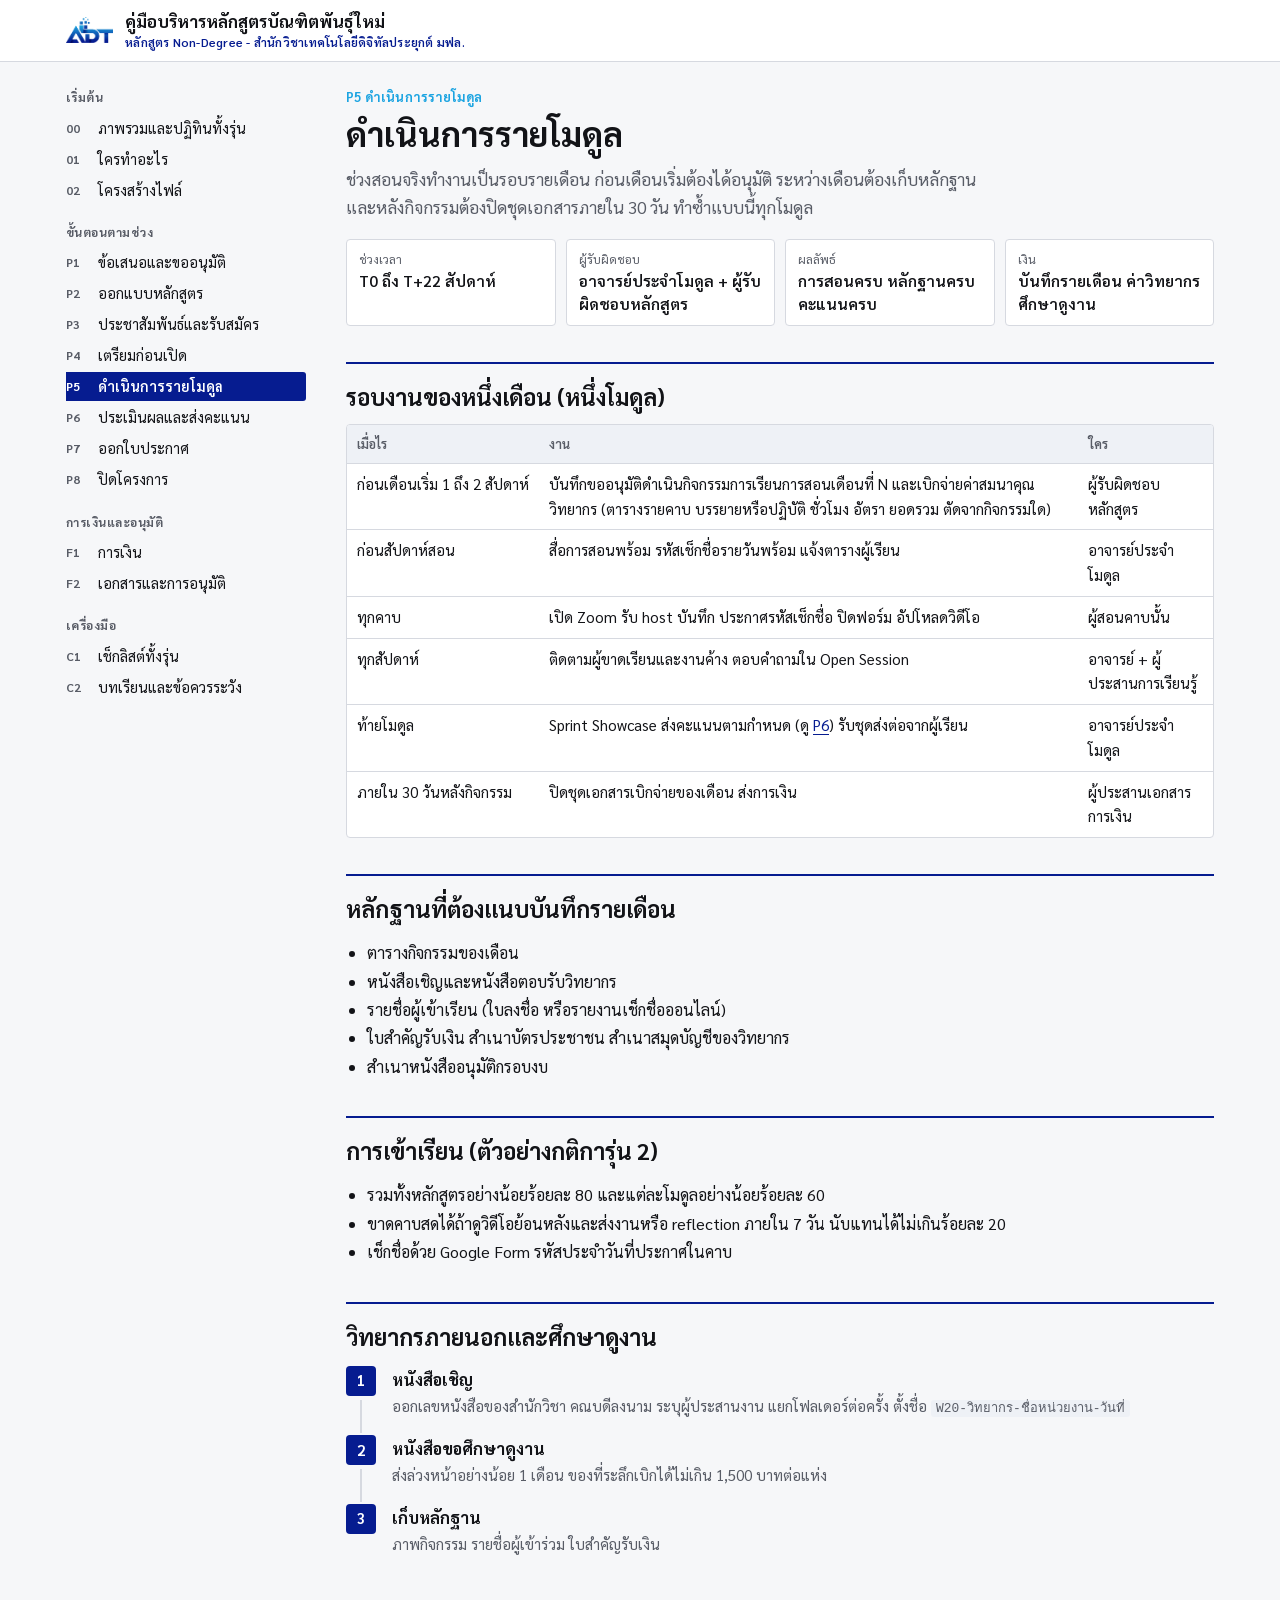
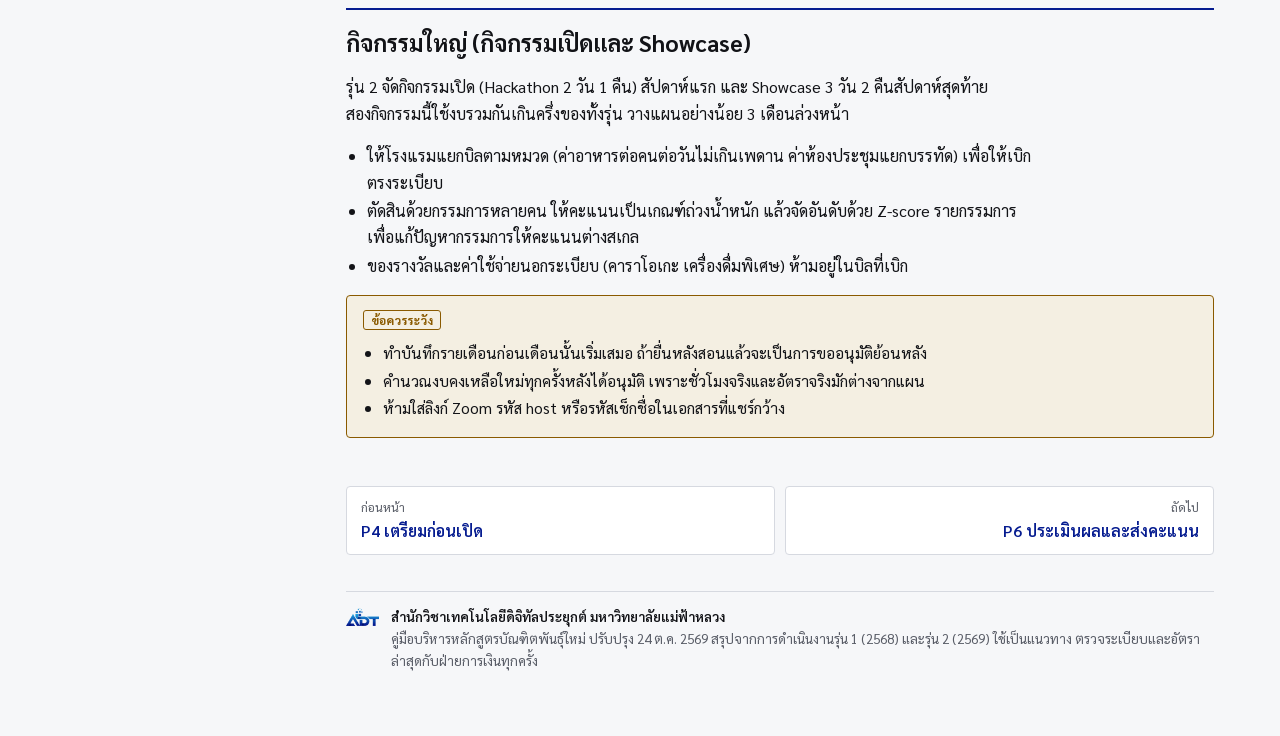
<file: p5-operation.html>
<!doctype html>
<html lang="th">
<head>
<meta charset="utf-8">
<meta name="viewport" content="width=device-width, initial-scale=1">
<title>ดำเนินการรายโมดูล | คู่มือบริหารหลักสูตรบัณฑิตพันธุ์ใหม่</title>
<meta name="description" content="P5 ดำเนินการรายโมดูล">
<link rel="preconnect" href="https://fonts.googleapis.com">
<link rel="preconnect" href="https://fonts.gstatic.com" crossorigin>
<link rel="stylesheet" href="https://fonts.googleapis.com/css2?family=Sarabun:wght@400;600;700&display=swap">
<link rel="stylesheet" href="style.css">
<link rel="icon" type="image/png" href="assets/ADTlogo.png">
</head>
<body>
<header class="top"><div class="top-in">
  <a class="brand" href="index.html">
    <img class="logo" src="assets/ADTlogo.png" alt="สำนักวิชาเทคโนโลยีดิจิทัลประยุกต์ มฟล." onerror="this.style.display='none'">
    <div><div class="t">คู่มือบริหารหลักสูตรบัณฑิตพันธุ์ใหม่</div><div class="org">หลักสูตร Non-Degree - สำนักวิชาเทคโนโลยีดิจิทัลประยุกต์ มฟล.</div></div>
  </a>
  <button class="btn quiet menu-btn" type="button" aria-expanded="false" aria-controls="side">สารบัญ</button>
</div></header>
<div class="shell">
<nav class="side" id="side" aria-label="สารบัญ">
<div class="grp">เริ่มต้น</div><ol>
<li><a href="index.html"><span class="n">00</span><span>ภาพรวมและปฏิทินทั้งรุ่น</span></a></li>
<li><a href="roles.html"><span class="n">01</span><span>ใครทำอะไร</span></a></li>
<li><a href="files.html"><span class="n">02</span><span>โครงสร้างไฟล์</span></a></li>
</ol>
<div class="grp">ขั้นตอนตามช่วง</div><ol>
<li><a href="p1-proposal.html"><span class="n">P1</span><span>ข้อเสนอและขออนุมัติ</span></a></li>
<li><a href="p2-design.html"><span class="n">P2</span><span>ออกแบบหลักสูตร</span></a></li>
<li><a href="p3-admission.html"><span class="n">P3</span><span>ประชาสัมพันธ์และรับสมัคร</span></a></li>
<li><a href="p4-prelaunch.html"><span class="n">P4</span><span>เตรียมก่อนเปิด</span></a></li>
<li><a href="p5-operation.html" aria-current="page"><span class="n">P5</span><span>ดำเนินการรายโมดูล</span></a></li>
<li><a href="p6-assessment.html"><span class="n">P6</span><span>ประเมินผลและส่งคะแนน</span></a></li>
<li><a href="p7-certificate.html"><span class="n">P7</span><span>ออกใบประกาศ</span></a></li>
<li><a href="p8-closeout.html"><span class="n">P8</span><span>ปิดโครงการ</span></a></li>
</ol>
<div class="grp">การเงินและอนุมัติ</div><ol>
<li><a href="finance.html"><span class="n">F1</span><span>การเงิน</span></a></li>
<li><a href="approvals.html"><span class="n">F2</span><span>เอกสารและการอนุมัติ</span></a></li>
</ol>
<div class="grp">เครื่องมือ</div><ol>
<li><a href="checklist.html"><span class="n">C1</span><span>เช็กลิสต์ทั้งรุ่น</span></a></li>
<li><a href="lessons.html"><span class="n">C2</span><span>บทเรียนและข้อควรระวัง</span></a></li>
</ol>
</nav>
<main>
<div class="eyebrow">P5 ดำเนินการรายโมดูล</div>
<h1>ดำเนินการรายโมดูล</h1>
<p class="lede">ช่วงสอนจริงทำงานเป็นรอบรายเดือน ก่อนเดือนเริ่มต้องได้อนุมัติ ระหว่างเดือนต้องเก็บหลักฐาน และหลังกิจกรรมต้องปิดชุดเอกสารภายใน 30 วัน ทำซ้ำแบบนี้ทุกโมดูล</p>

<div class="strip">
  <div><div class="k">ช่วงเวลา</div><div class="v">T0 ถึง T+22 สัปดาห์</div></div>
  <div><div class="k">ผู้รับผิดชอบ</div><div class="v">อาจารย์ประจำโมดูล + ผู้รับผิดชอบหลักสูตร</div></div>
  <div><div class="k">ผลลัพธ์</div><div class="v">การสอนครบ หลักฐานครบ คะแนนครบ</div></div>
  <div><div class="k">เงิน</div><div class="v">บันทึกรายเดือน ค่าวิทยากร ศึกษาดูงาน</div></div>
</div>

<h2>รอบงานของหนึ่งเดือน (หนึ่งโมดูล)</h2>
<div class="tbl"><table>
<thead><tr><th>เมื่อไร</th><th>งาน</th><th>ใคร</th></tr></thead>
<tbody>
<tr><td class="nw">ก่อนเดือนเริ่ม 1 ถึง 2 สัปดาห์</td><td>บันทึกขออนุมัติดำเนินกิจกรรมการเรียนการสอนเดือนที่ N และเบิกจ่ายค่าสมนาคุณวิทยากร (ตารางรายคาบ บรรยายหรือปฏิบัติ ชั่วโมง อัตรา ยอดรวม ตัดจากกิจกรรมใด)</td><td>ผู้รับผิดชอบหลักสูตร</td></tr>
<tr><td class="nw">ก่อนสัปดาห์สอน</td><td>สื่อการสอนพร้อม รหัสเช็กชื่อรายวันพร้อม แจ้งตารางผู้เรียน</td><td>อาจารย์ประจำโมดูล</td></tr>
<tr><td class="nw">ทุกคาบ</td><td>เปิด Zoom รับ host บันทึก ประกาศรหัสเช็กชื่อ ปิดฟอร์ม อัปโหลดวิดีโอ</td><td>ผู้สอนคาบนั้น</td></tr>
<tr><td class="nw">ทุกสัปดาห์</td><td>ติดตามผู้ขาดเรียนและงานค้าง ตอบคำถามใน Open Session</td><td>อาจารย์ + ผู้ประสานการเรียนรู้</td></tr>
<tr><td class="nw">ท้ายโมดูล</td><td>Sprint Showcase ส่งคะแนนตามกำหนด (ดู <a href="p6-assessment.html">P6</a>) รับชุดส่งต่อจากผู้เรียน</td><td>อาจารย์ประจำโมดูล</td></tr>
<tr><td class="nw">ภายใน 30 วันหลังกิจกรรม</td><td>ปิดชุดเอกสารเบิกจ่ายของเดือน ส่งการเงิน</td><td>ผู้ประสานเอกสารการเงิน</td></tr>
</tbody></table></div>

<h2>หลักฐานที่ต้องแนบบันทึกรายเดือน</h2>
<ul>
  <li>ตารางกิจกรรมของเดือน</li>
  <li>หนังสือเชิญและหนังสือตอบรับวิทยากร</li>
  <li>รายชื่อผู้เข้าเรียน (ใบลงชื่อ หรือรายงานเช็กชื่อออนไลน์)</li>
  <li>ใบสำคัญรับเงิน สำเนาบัตรประชาชน สำเนาสมุดบัญชีของวิทยากร</li>
  <li>สำเนาหนังสืออนุมัติกรอบงบ</li>
</ul>

<h2>การเข้าเรียน (ตัวอย่างกติการุ่น 2)</h2>
<ul>
  <li>รวมทั้งหลักสูตรอย่างน้อยร้อยละ 80 และแต่ละโมดูลอย่างน้อยร้อยละ 60</li>
  <li>ขาดคาบสดได้ถ้าดูวิดีโอย้อนหลังและส่งงานหรือ reflection ภายใน 7 วัน นับแทนได้ไม่เกินร้อยละ 20</li>
  <li>เช็กชื่อด้วย Google Form รหัสประจำวันที่ประกาศในคาบ</li>
</ul>

<h2>วิทยากรภายนอกและศึกษาดูงาน</h2>
<ol class="steps">
  <li><div><b>หนังสือเชิญ</b><div class="d">ออกเลขหนังสือของสำนักวิชา คณบดีลงนาม ระบุผู้ประสานงาน แยกโฟลเดอร์ต่อครั้ง ตั้งชื่อ <code>W20-วิทยากร-ชื่อหน่วยงาน-วันที่</code></div></div></li>
  <li><div><b>หนังสือขอศึกษาดูงาน</b><div class="d">ส่งล่วงหน้าอย่างน้อย 1 เดือน ของที่ระลึกเบิกได้ไม่เกิน 1,500 บาทต่อแห่ง</div></div></li>
  <li><div><b>เก็บหลักฐาน</b><div class="d">ภาพกิจกรรม รายชื่อผู้เข้าร่วม ใบสำคัญรับเงิน</div></div></li>
</ol>

<h2>กิจกรรมใหญ่ (กิจกรรมเปิดและ Showcase)</h2>
<p>รุ่น 2 จัดกิจกรรมเปิด (Hackathon 2 วัน 1 คืน) สัปดาห์แรก และ Showcase 3 วัน 2 คืนสัปดาห์สุดท้าย สองกิจกรรมนี้ใช้งบรวมกันเกินครึ่งของทั้งรุ่น วางแผนอย่างน้อย 3 เดือนล่วงหน้า</p>
<ul>
  <li>ให้โรงแรมแยกบิลตามหมวด (ค่าอาหารต่อคนต่อวันไม่เกินเพดาน ค่าห้องประชุมแยกบรรทัด) เพื่อให้เบิกตรงระเบียบ</li>
  <li>ตัดสินด้วยกรรมการหลายคน ให้คะแนนเป็นเกณฑ์ถ่วงน้ำหนัก แล้วจัดอันดับด้วย Z-score รายกรรมการ เพื่อแก้ปัญหากรรมการให้คะแนนต่างสเกล</li>
  <li>ของรางวัลและค่าใช้จ่ายนอกระเบียบ (คาราโอเกะ เครื่องดื่มพิเศษ) ห้ามอยู่ในบิลที่เบิก</li>
</ul>

<div class="box warn">
  <span class="lbl warn">ข้อควรระวัง</span>
  <ul>
    <li>ทำบันทึกรายเดือนก่อนเดือนนั้นเริ่มเสมอ ถ้ายื่นหลังสอนแล้วจะเป็นการขออนุมัติย้อนหลัง</li>
    <li>คำนวณงบคงเหลือใหม่ทุกครั้งหลังได้อนุมัติ เพราะชั่วโมงจริงและอัตราจริงมักต่างจากแผน</li>
    <li>ห้ามใส่ลิงก์ Zoom รหัส host หรือรหัสเช็กชื่อในเอกสารที่แชร์กว้าง</li>
  </ul>
</div>
<nav class="pn" aria-label="หน้าก่อนและถัดไป">
<a href="p4-prelaunch.html"><small>ก่อนหน้า</small>P4 เตรียมก่อนเปิด</a>
<a class="next" href="p6-assessment.html"><small>ถัดไป</small>P6 ประเมินผลและส่งคะแนน</a>
</nav>
<footer><img src="assets/ADTlogo.png" alt="" onerror="this.style.display='none'"><div><b>สำนักวิชาเทคโนโลยีดิจิทัลประยุกต์ มหาวิทยาลัยแม่ฟ้าหลวง</b><br>คู่มือบริหารหลักสูตรบัณฑิตพันธุ์ใหม่ ปรับปรุง 24 ต.ค. 2569 สรุปจากการดำเนินงานรุ่น 1 (2568) และรุ่น 2 (2569) ใช้เป็นแนวทาง ตรวจระเบียบและอัตราล่าสุดกับฝ่ายการเงินทุกครั้ง</div></footer>
</main>
</div>
<script>
(function () {
  var b = document.querySelector('.menu-btn'), s = document.getElementById('side');
  if (b && s) b.addEventListener('click', function () {
    var o = s.classList.toggle('open'); b.setAttribute('aria-expanded', o ? 'true' : 'false');
  });
})();
</script>

</body>
</html>
</file>
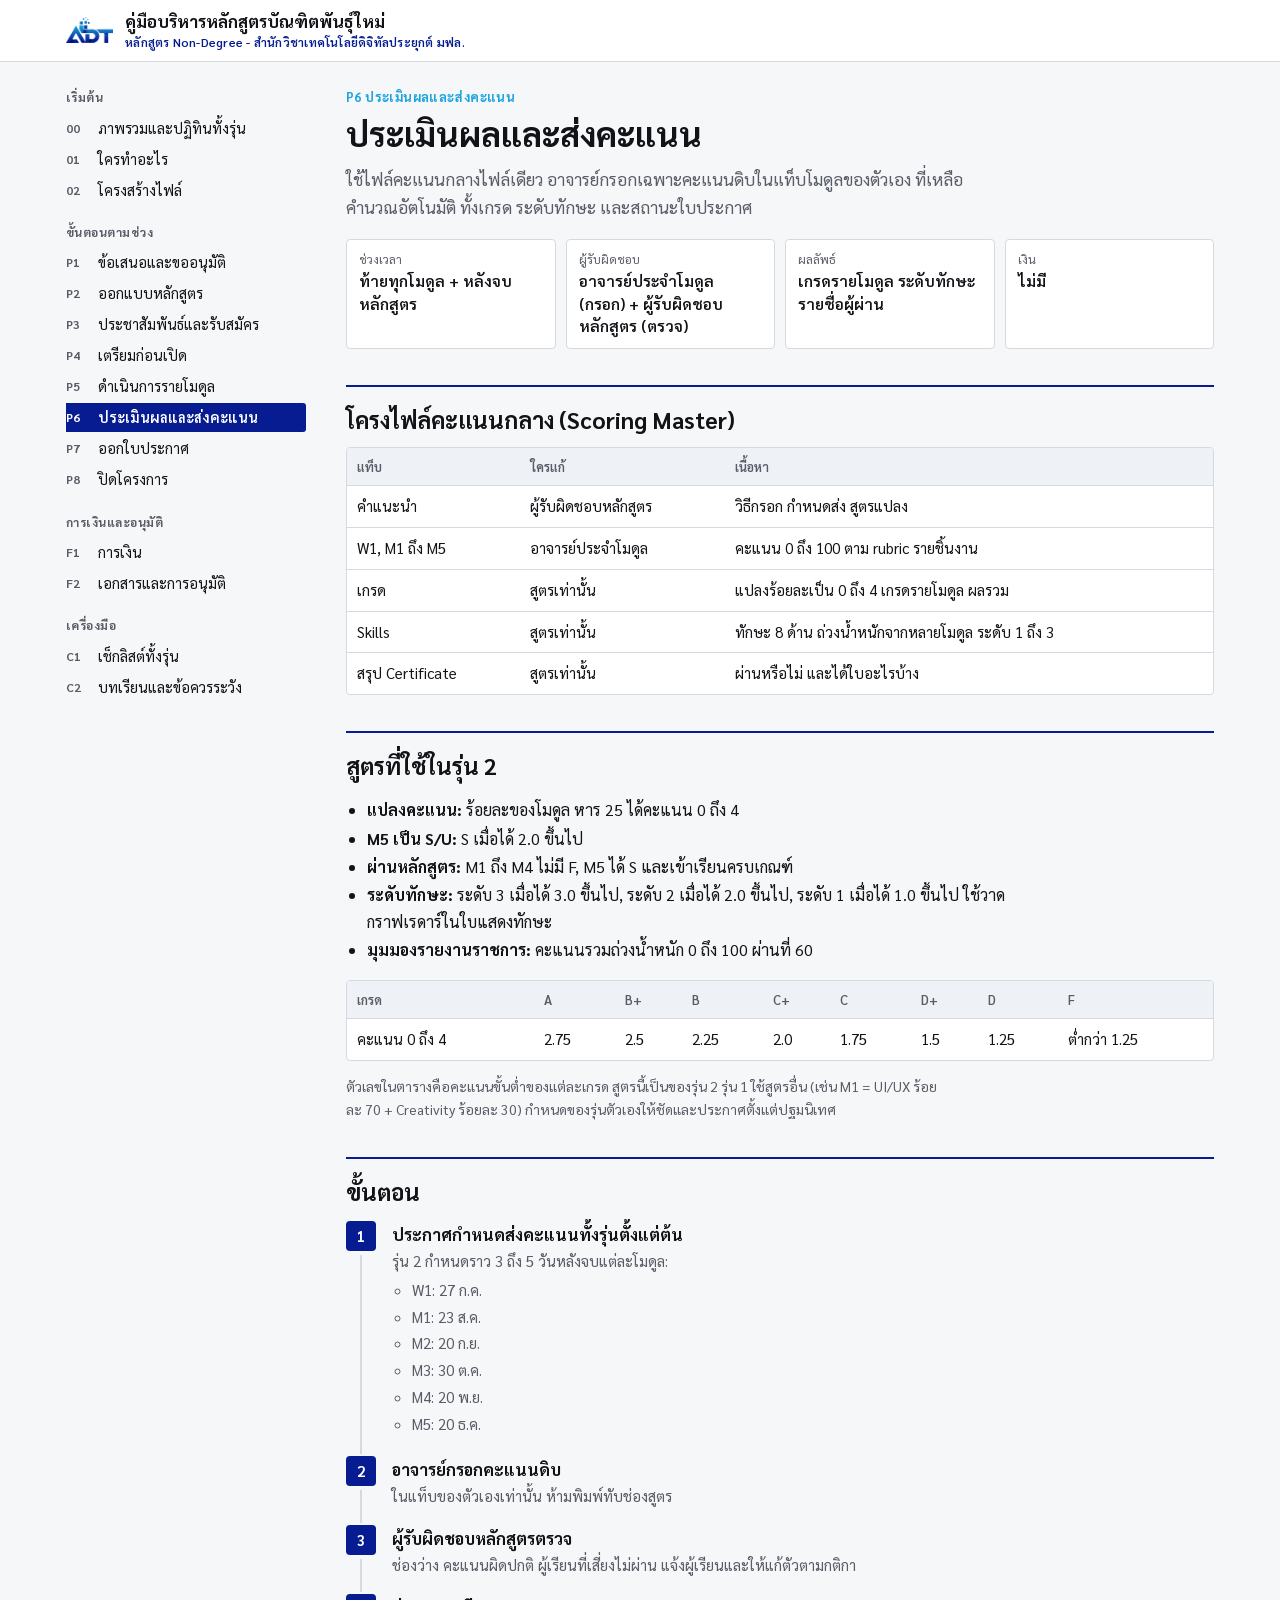
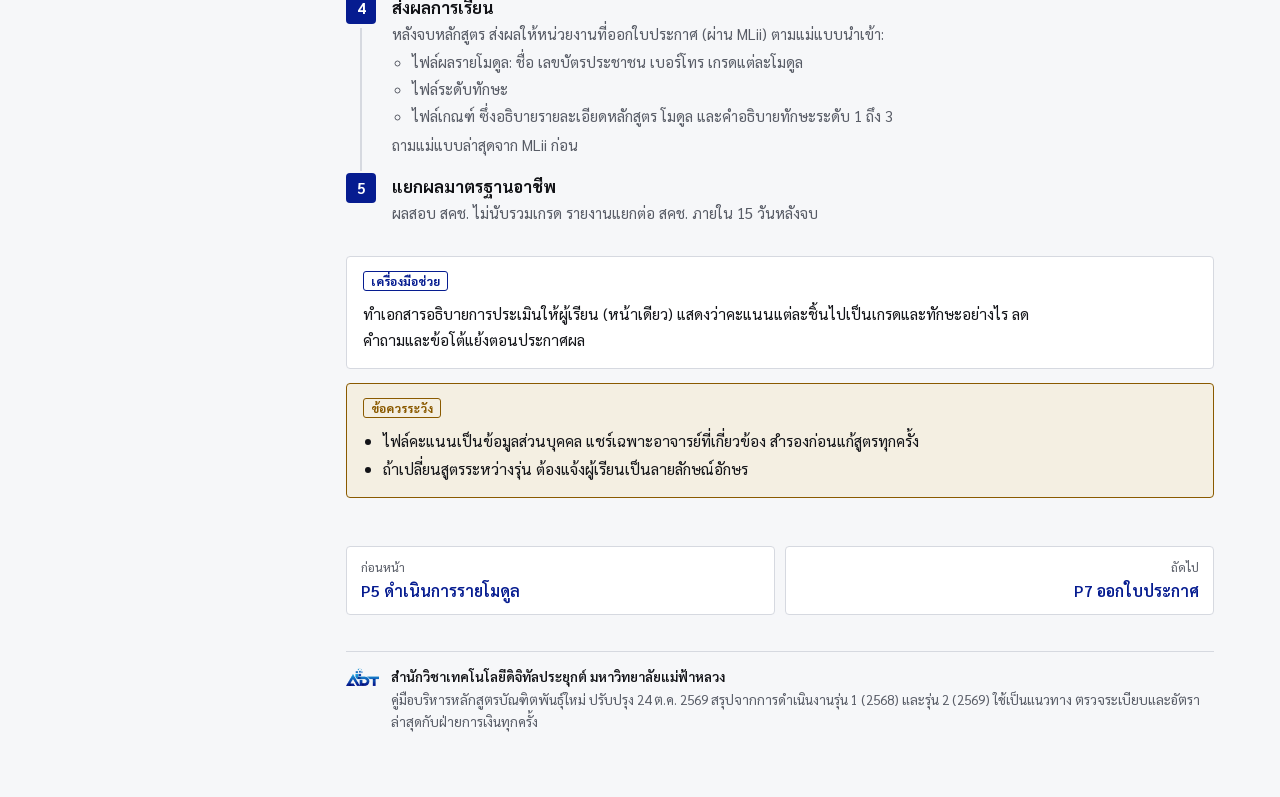
<file: p6-assessment.html>
<!doctype html>
<html lang="th">
<head>
<meta charset="utf-8">
<meta name="viewport" content="width=device-width, initial-scale=1">
<title>ประเมินผลและส่งคะแนน | คู่มือบริหารหลักสูตรบัณฑิตพันธุ์ใหม่</title>
<meta name="description" content="P6 ประเมินผลและส่งคะแนน">
<link rel="preconnect" href="https://fonts.googleapis.com">
<link rel="preconnect" href="https://fonts.gstatic.com" crossorigin>
<link rel="stylesheet" href="https://fonts.googleapis.com/css2?family=Sarabun:wght@400;600;700&display=swap">
<link rel="stylesheet" href="style.css">
<link rel="icon" type="image/png" href="assets/ADTlogo.png">
</head>
<body>
<header class="top"><div class="top-in">
  <a class="brand" href="index.html">
    <img class="logo" src="assets/ADTlogo.png" alt="สำนักวิชาเทคโนโลยีดิจิทัลประยุกต์ มฟล." onerror="this.style.display='none'">
    <div><div class="t">คู่มือบริหารหลักสูตรบัณฑิตพันธุ์ใหม่</div><div class="org">หลักสูตร Non-Degree - สำนักวิชาเทคโนโลยีดิจิทัลประยุกต์ มฟล.</div></div>
  </a>
  <button class="btn quiet menu-btn" type="button" aria-expanded="false" aria-controls="side">สารบัญ</button>
</div></header>
<div class="shell">
<nav class="side" id="side" aria-label="สารบัญ">
<div class="grp">เริ่มต้น</div><ol>
<li><a href="index.html"><span class="n">00</span><span>ภาพรวมและปฏิทินทั้งรุ่น</span></a></li>
<li><a href="roles.html"><span class="n">01</span><span>ใครทำอะไร</span></a></li>
<li><a href="files.html"><span class="n">02</span><span>โครงสร้างไฟล์</span></a></li>
</ol>
<div class="grp">ขั้นตอนตามช่วง</div><ol>
<li><a href="p1-proposal.html"><span class="n">P1</span><span>ข้อเสนอและขออนุมัติ</span></a></li>
<li><a href="p2-design.html"><span class="n">P2</span><span>ออกแบบหลักสูตร</span></a></li>
<li><a href="p3-admission.html"><span class="n">P3</span><span>ประชาสัมพันธ์และรับสมัคร</span></a></li>
<li><a href="p4-prelaunch.html"><span class="n">P4</span><span>เตรียมก่อนเปิด</span></a></li>
<li><a href="p5-operation.html"><span class="n">P5</span><span>ดำเนินการรายโมดูล</span></a></li>
<li><a href="p6-assessment.html" aria-current="page"><span class="n">P6</span><span>ประเมินผลและส่งคะแนน</span></a></li>
<li><a href="p7-certificate.html"><span class="n">P7</span><span>ออกใบประกาศ</span></a></li>
<li><a href="p8-closeout.html"><span class="n">P8</span><span>ปิดโครงการ</span></a></li>
</ol>
<div class="grp">การเงินและอนุมัติ</div><ol>
<li><a href="finance.html"><span class="n">F1</span><span>การเงิน</span></a></li>
<li><a href="approvals.html"><span class="n">F2</span><span>เอกสารและการอนุมัติ</span></a></li>
</ol>
<div class="grp">เครื่องมือ</div><ol>
<li><a href="checklist.html"><span class="n">C1</span><span>เช็กลิสต์ทั้งรุ่น</span></a></li>
<li><a href="lessons.html"><span class="n">C2</span><span>บทเรียนและข้อควรระวัง</span></a></li>
</ol>
</nav>
<main>
<div class="eyebrow">P6 ประเมินผลและส่งคะแนน</div>
<h1>ประเมินผลและส่งคะแนน</h1>
<p class="lede">ใช้ไฟล์คะแนนกลางไฟล์เดียว อาจารย์กรอกเฉพาะคะแนนดิบในแท็บโมดูลของตัวเอง ที่เหลือคำนวณอัตโนมัติ ทั้งเกรด ระดับทักษะ และสถานะใบประกาศ</p>

<div class="strip">
  <div><div class="k">ช่วงเวลา</div><div class="v">ท้ายทุกโมดูล + หลังจบหลักสูตร</div></div>
  <div><div class="k">ผู้รับผิดชอบ</div><div class="v">อาจารย์ประจำโมดูล (กรอก) + ผู้รับผิดชอบหลักสูตร (ตรวจ)</div></div>
  <div><div class="k">ผลลัพธ์</div><div class="v">เกรดรายโมดูล ระดับทักษะ รายชื่อผู้ผ่าน</div></div>
  <div><div class="k">เงิน</div><div class="v">ไม่มี</div></div>
</div>

<h2>โครงไฟล์คะแนนกลาง (Scoring Master)</h2>
<div class="tbl"><table>
<thead><tr><th>แท็บ</th><th>ใครแก้</th><th>เนื้อหา</th></tr></thead>
<tbody>
<tr><td>คำแนะนำ</td><td>ผู้รับผิดชอบหลักสูตร</td><td>วิธีกรอก กำหนดส่ง สูตรแปลง</td></tr>
<tr><td>W1, M1 ถึง M5</td><td>อาจารย์ประจำโมดูล</td><td>คะแนน 0 ถึง 100 ตาม rubric รายชิ้นงาน</td></tr>
<tr><td>เกรด</td><td>สูตรเท่านั้น</td><td>แปลงร้อยละเป็น 0 ถึง 4 เกรดรายโมดูล ผลรวม</td></tr>
<tr><td>Skills</td><td>สูตรเท่านั้น</td><td>ทักษะ 8 ด้าน ถ่วงน้ำหนักจากหลายโมดูล ระดับ 1 ถึง 3</td></tr>
<tr><td>สรุป Certificate</td><td>สูตรเท่านั้น</td><td>ผ่านหรือไม่ และได้ใบอะไรบ้าง</td></tr>
</tbody></table></div>

<h2>สูตรที่ใช้ในรุ่น 2</h2>
<ul>
  <li><b>แปลงคะแนน:</b> ร้อยละของโมดูล หาร 25 ได้คะแนน 0 ถึง 4</li>
  <li><b>M5 เป็น S/U:</b> S เมื่อได้ 2.0 ขึ้นไป</li>
  <li><b>ผ่านหลักสูตร:</b> M1 ถึง M4 ไม่มี F, M5 ได้ S และเข้าเรียนครบเกณฑ์</li>
  <li><b>ระดับทักษะ:</b> ระดับ 3 เมื่อได้ 3.0 ขึ้นไป, ระดับ 2 เมื่อได้ 2.0 ขึ้นไป, ระดับ 1 เมื่อได้ 1.0 ขึ้นไป ใช้วาดกราฟเรดาร์ในใบแสดงทักษะ</li>
  <li><b>มุมมองรายงานราชการ:</b> คะแนนรวมถ่วงน้ำหนัก 0 ถึง 100 ผ่านที่ 60</li>
</ul>
<div class="tbl"><table>
<thead><tr><th>เกรด</th><th>A</th><th>B+</th><th>B</th><th>C+</th><th>C</th><th>D+</th><th>D</th><th>F</th></tr></thead>
<tbody><tr><td>คะแนน 0 ถึง 4</td><td>2.75</td><td>2.5</td><td>2.25</td><td>2.0</td><td>1.75</td><td>1.5</td><td>1.25</td><td>ต่ำกว่า 1.25</td></tr></tbody>
</table></div>
<p class="small">ตัวเลขในตารางคือคะแนนขั้นต่ำของแต่ละเกรด สูตรนี้เป็นของรุ่น 2 รุ่น 1 ใช้สูตรอื่น (เช่น M1 = UI/UX ร้อยละ 70 + Creativity ร้อยละ 30) กำหนดของรุ่นตัวเองให้ชัดและประกาศตั้งแต่ปฐมนิเทศ</p>

<h2>ขั้นตอน</h2>
<ol class="steps">
  <li><div><b>ประกาศกำหนดส่งคะแนนทั้งรุ่นตั้งแต่ต้น</b><div class="d">รุ่น 2 กำหนดราว 3 ถึง 5 วันหลังจบแต่ละโมดูล:
    <ul><li>W1: 27 ก.ค.</li><li>M1: 23 ส.ค.</li><li>M2: 20 ก.ย.</li><li>M3: 30 ต.ค.</li><li>M4: 20 พ.ย.</li><li>M5: 20 ธ.ค.</li></ul></div></div></li>
  <li><div><b>อาจารย์กรอกคะแนนดิบ</b><div class="d">ในแท็บของตัวเองเท่านั้น ห้ามพิมพ์ทับช่องสูตร</div></div></li>
  <li><div><b>ผู้รับผิดชอบหลักสูตรตรวจ</b><div class="d">ช่องว่าง คะแนนผิดปกติ ผู้เรียนที่เสี่ยงไม่ผ่าน แจ้งผู้เรียนและให้แก้ตัวตามกติกา</div></div></li>
  <li><div><b>ส่งผลการเรียน</b><div class="d">หลังจบหลักสูตร ส่งผลให้หน่วยงานที่ออกใบประกาศ (ผ่าน MLii) ตามแม่แบบนำเข้า:
    <ul><li>ไฟล์ผลรายโมดูล: ชื่อ เลขบัตรประชาชน เบอร์โทร เกรดแต่ละโมดูล</li><li>ไฟล์ระดับทักษะ</li><li>ไฟล์เกณฑ์ ซึ่งอธิบายรายละเอียดหลักสูตร โมดูล และคำอธิบายทักษะระดับ 1 ถึง 3</li></ul>
    ถามแม่แบบล่าสุดจาก MLii ก่อน</div></div></li>
  <li><div><b>แยกผลมาตรฐานอาชีพ</b><div class="d">ผลสอบ สคช. ไม่นับรวมเกรด รายงานแยกต่อ สคช. ภายใน 15 วันหลังจบ</div></div></li>
</ol>

<div class="box">
  <span class="lbl navy">เครื่องมือช่วย</span>
  <p>ทำเอกสารอธิบายการประเมินให้ผู้เรียน (หน้าเดียว) แสดงว่าคะแนนแต่ละชิ้นไปเป็นเกรดและทักษะอย่างไร ลดคำถามและข้อโต้แย้งตอนประกาศผล</p>
</div>

<div class="box warn">
  <span class="lbl warn">ข้อควรระวัง</span>
  <ul>
    <li>ไฟล์คะแนนเป็นข้อมูลส่วนบุคคล แชร์เฉพาะอาจารย์ที่เกี่ยวข้อง สำรองก่อนแก้สูตรทุกครั้ง</li>
    <li>ถ้าเปลี่ยนสูตรระหว่างรุ่น ต้องแจ้งผู้เรียนเป็นลายลักษณ์อักษร</li>
  </ul>
</div>
<nav class="pn" aria-label="หน้าก่อนและถัดไป">
<a href="p5-operation.html"><small>ก่อนหน้า</small>P5 ดำเนินการรายโมดูล</a>
<a class="next" href="p7-certificate.html"><small>ถัดไป</small>P7 ออกใบประกาศ</a>
</nav>
<footer><img src="assets/ADTlogo.png" alt="" onerror="this.style.display='none'"><div><b>สำนักวิชาเทคโนโลยีดิจิทัลประยุกต์ มหาวิทยาลัยแม่ฟ้าหลวง</b><br>คู่มือบริหารหลักสูตรบัณฑิตพันธุ์ใหม่ ปรับปรุง 24 ต.ค. 2569 สรุปจากการดำเนินงานรุ่น 1 (2568) และรุ่น 2 (2569) ใช้เป็นแนวทาง ตรวจระเบียบและอัตราล่าสุดกับฝ่ายการเงินทุกครั้ง</div></footer>
</main>
</div>
<script>
(function () {
  var b = document.querySelector('.menu-btn'), s = document.getElementById('side');
  if (b && s) b.addEventListener('click', function () {
    var o = s.classList.toggle('open'); b.setAttribute('aria-expanded', o ? 'true' : 'false');
  });
})();
</script>

</body>
</html>
</file>
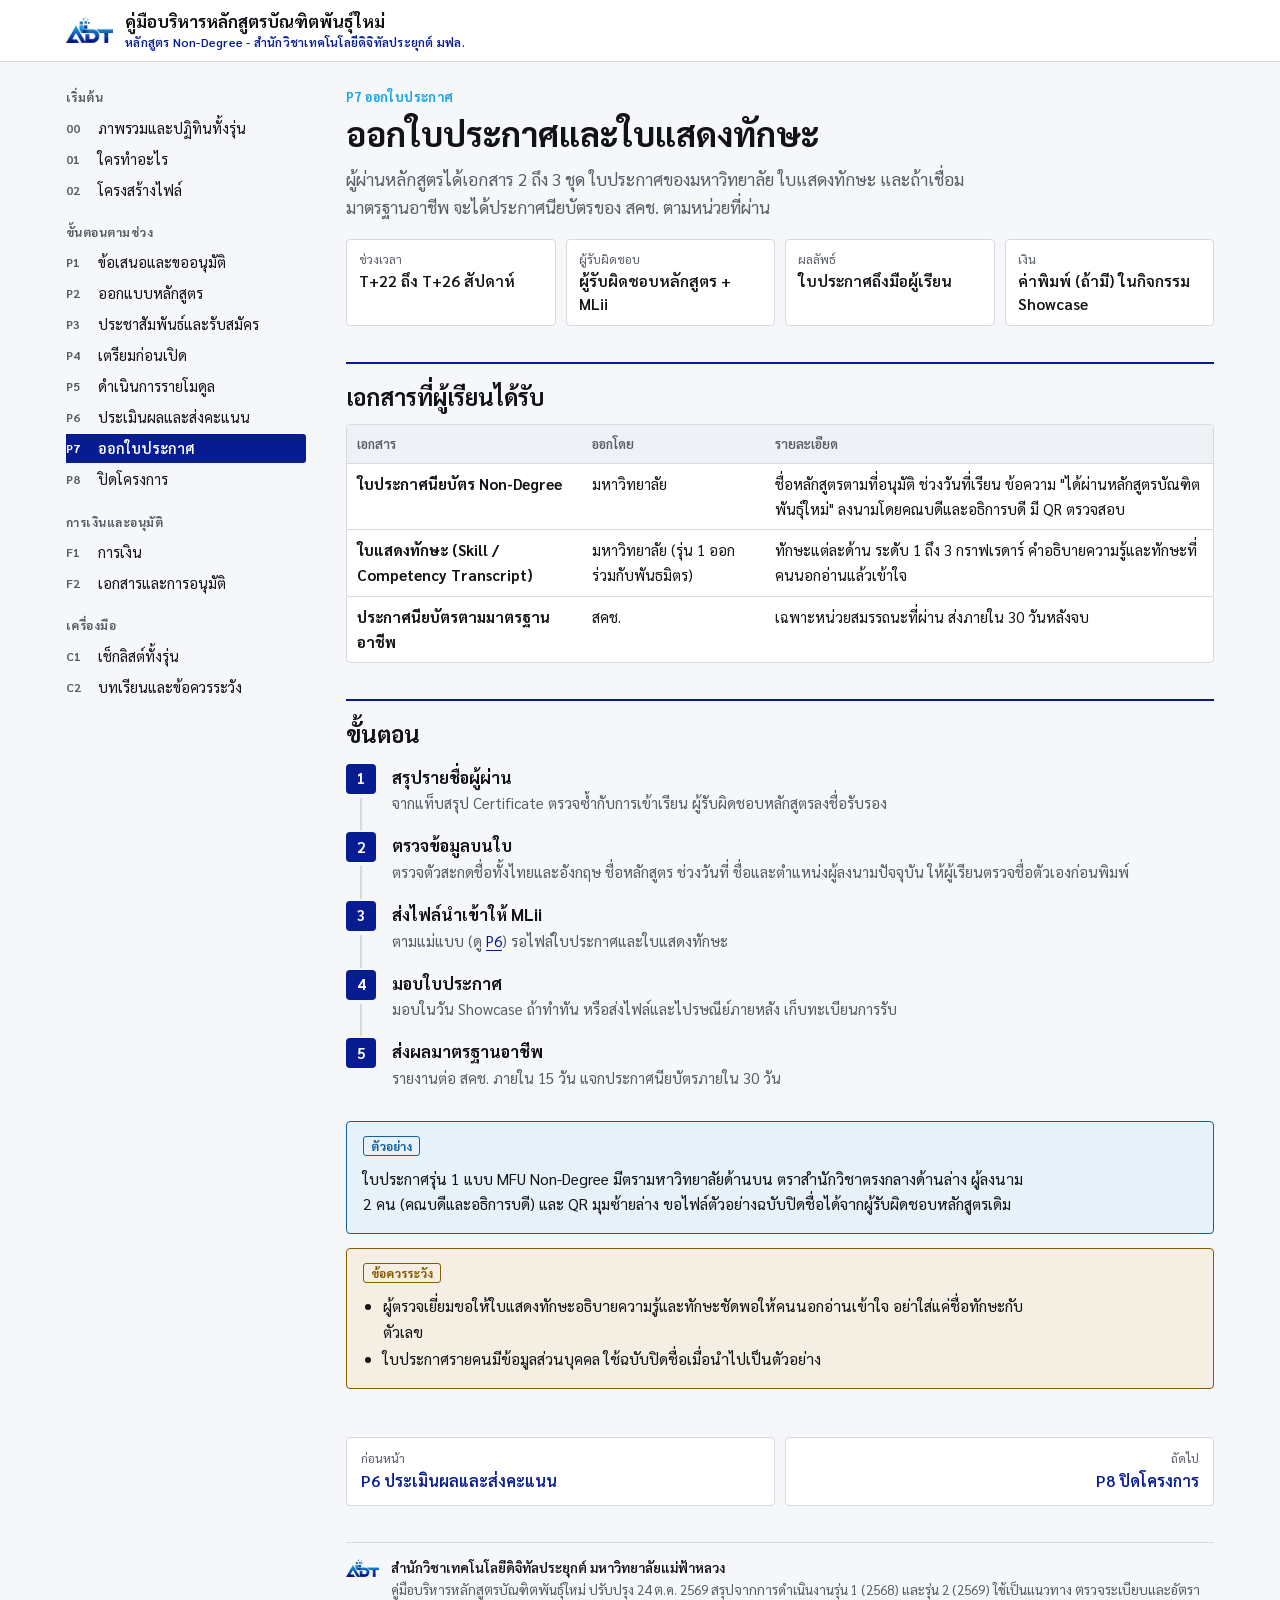
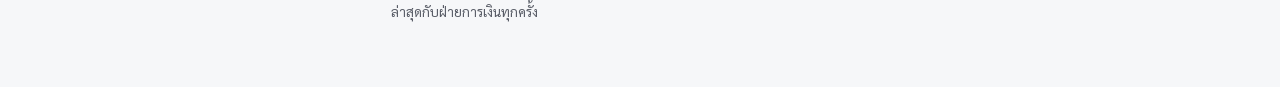
<file: p7-certificate.html>
<!doctype html>
<html lang="th">
<head>
<meta charset="utf-8">
<meta name="viewport" content="width=device-width, initial-scale=1">
<title>ออกใบประกาศ | คู่มือบริหารหลักสูตรบัณฑิตพันธุ์ใหม่</title>
<meta name="description" content="P7 ออกใบประกาศ">
<link rel="preconnect" href="https://fonts.googleapis.com">
<link rel="preconnect" href="https://fonts.gstatic.com" crossorigin>
<link rel="stylesheet" href="https://fonts.googleapis.com/css2?family=Sarabun:wght@400;600;700&display=swap">
<link rel="stylesheet" href="style.css">
<link rel="icon" type="image/png" href="assets/ADTlogo.png">
</head>
<body>
<header class="top"><div class="top-in">
  <a class="brand" href="index.html">
    <img class="logo" src="assets/ADTlogo.png" alt="สำนักวิชาเทคโนโลยีดิจิทัลประยุกต์ มฟล." onerror="this.style.display='none'">
    <div><div class="t">คู่มือบริหารหลักสูตรบัณฑิตพันธุ์ใหม่</div><div class="org">หลักสูตร Non-Degree - สำนักวิชาเทคโนโลยีดิจิทัลประยุกต์ มฟล.</div></div>
  </a>
  <button class="btn quiet menu-btn" type="button" aria-expanded="false" aria-controls="side">สารบัญ</button>
</div></header>
<div class="shell">
<nav class="side" id="side" aria-label="สารบัญ">
<div class="grp">เริ่มต้น</div><ol>
<li><a href="index.html"><span class="n">00</span><span>ภาพรวมและปฏิทินทั้งรุ่น</span></a></li>
<li><a href="roles.html"><span class="n">01</span><span>ใครทำอะไร</span></a></li>
<li><a href="files.html"><span class="n">02</span><span>โครงสร้างไฟล์</span></a></li>
</ol>
<div class="grp">ขั้นตอนตามช่วง</div><ol>
<li><a href="p1-proposal.html"><span class="n">P1</span><span>ข้อเสนอและขออนุมัติ</span></a></li>
<li><a href="p2-design.html"><span class="n">P2</span><span>ออกแบบหลักสูตร</span></a></li>
<li><a href="p3-admission.html"><span class="n">P3</span><span>ประชาสัมพันธ์และรับสมัคร</span></a></li>
<li><a href="p4-prelaunch.html"><span class="n">P4</span><span>เตรียมก่อนเปิด</span></a></li>
<li><a href="p5-operation.html"><span class="n">P5</span><span>ดำเนินการรายโมดูล</span></a></li>
<li><a href="p6-assessment.html"><span class="n">P6</span><span>ประเมินผลและส่งคะแนน</span></a></li>
<li><a href="p7-certificate.html" aria-current="page"><span class="n">P7</span><span>ออกใบประกาศ</span></a></li>
<li><a href="p8-closeout.html"><span class="n">P8</span><span>ปิดโครงการ</span></a></li>
</ol>
<div class="grp">การเงินและอนุมัติ</div><ol>
<li><a href="finance.html"><span class="n">F1</span><span>การเงิน</span></a></li>
<li><a href="approvals.html"><span class="n">F2</span><span>เอกสารและการอนุมัติ</span></a></li>
</ol>
<div class="grp">เครื่องมือ</div><ol>
<li><a href="checklist.html"><span class="n">C1</span><span>เช็กลิสต์ทั้งรุ่น</span></a></li>
<li><a href="lessons.html"><span class="n">C2</span><span>บทเรียนและข้อควรระวัง</span></a></li>
</ol>
</nav>
<main>
<div class="eyebrow">P7 ออกใบประกาศ</div>
<h1>ออกใบประกาศและใบแสดงทักษะ</h1>
<p class="lede">ผู้ผ่านหลักสูตรได้เอกสาร 2 ถึง 3 ชุด ใบประกาศของมหาวิทยาลัย ใบแสดงทักษะ และถ้าเชื่อมมาตรฐานอาชีพ จะได้ประกาศนียบัตรของ สคช. ตามหน่วยที่ผ่าน</p>

<div class="strip">
  <div><div class="k">ช่วงเวลา</div><div class="v">T+22 ถึง T+26 สัปดาห์</div></div>
  <div><div class="k">ผู้รับผิดชอบ</div><div class="v">ผู้รับผิดชอบหลักสูตร + MLii</div></div>
  <div><div class="k">ผลลัพธ์</div><div class="v">ใบประกาศถึงมือผู้เรียน</div></div>
  <div><div class="k">เงิน</div><div class="v">ค่าพิมพ์ (ถ้ามี) ในกิจกรรม Showcase</div></div>
</div>

<h2>เอกสารที่ผู้เรียนได้รับ</h2>
<div class="tbl"><table>
<thead><tr><th>เอกสาร</th><th>ออกโดย</th><th>รายละเอียด</th></tr></thead>
<tbody>
<tr><td><b>ใบประกาศนียบัตร Non-Degree</b></td><td>มหาวิทยาลัย</td><td>ชื่อหลักสูตรตามที่อนุมัติ ช่วงวันที่เรียน ข้อความ "ได้ผ่านหลักสูตรบัณฑิตพันธุ์ใหม่" ลงนามโดยคณบดีและอธิการบดี มี QR ตรวจสอบ</td></tr>
<tr><td><b>ใบแสดงทักษะ (Skill / Competency Transcript)</b></td><td>มหาวิทยาลัย (รุ่น 1 ออกร่วมกับพันธมิตร)</td><td>ทักษะแต่ละด้าน ระดับ 1 ถึง 3 กราฟเรดาร์ คำอธิบายความรู้และทักษะที่คนนอกอ่านแล้วเข้าใจ</td></tr>
<tr><td><b>ประกาศนียบัตรตามมาตรฐานอาชีพ</b></td><td>สคช.</td><td>เฉพาะหน่วยสมรรถนะที่ผ่าน ส่งภายใน 30 วันหลังจบ</td></tr>
</tbody></table></div>

<h2>ขั้นตอน</h2>
<ol class="steps">
  <li><div><b>สรุปรายชื่อผู้ผ่าน</b><div class="d">จากแท็บสรุป Certificate ตรวจซ้ำกับการเข้าเรียน ผู้รับผิดชอบหลักสูตรลงชื่อรับรอง</div></div></li>
  <li><div><b>ตรวจข้อมูลบนใบ</b><div class="d">ตรวจตัวสะกดชื่อทั้งไทยและอังกฤษ ชื่อหลักสูตร ช่วงวันที่ ชื่อและตำแหน่งผู้ลงนามปัจจุบัน ให้ผู้เรียนตรวจชื่อตัวเองก่อนพิมพ์</div></div></li>
  <li><div><b>ส่งไฟล์นำเข้าให้ MLii</b><div class="d">ตามแม่แบบ (ดู <a href="p6-assessment.html">P6</a>) รอไฟล์ใบประกาศและใบแสดงทักษะ</div></div></li>
  <li><div><b>มอบใบประกาศ</b><div class="d">มอบในวัน Showcase ถ้าทำทัน หรือส่งไฟล์และไปรษณีย์ภายหลัง เก็บทะเบียนการรับ</div></div></li>
  <li><div><b>ส่งผลมาตรฐานอาชีพ</b><div class="d">รายงานต่อ สคช. ภายใน 15 วัน แจกประกาศนียบัตรภายใน 30 วัน</div></div></li>
</ol>

<div class="box info">
  <span class="lbl sky">ตัวอย่าง</span>
  <p>ใบประกาศรุ่น 1 แบบ MFU Non-Degree มีตรามหาวิทยาลัยด้านบน ตราสำนักวิชาตรงกลางด้านล่าง ผู้ลงนาม 2 คน (คณบดีและอธิการบดี) และ QR มุมซ้ายล่าง ขอไฟล์ตัวอย่างฉบับปิดชื่อได้จากผู้รับผิดชอบหลักสูตรเดิม</p>
</div>

<div class="box warn">
  <span class="lbl warn">ข้อควรระวัง</span>
  <ul>
    <li>ผู้ตรวจเยี่ยมขอให้ใบแสดงทักษะอธิบายความรู้และทักษะชัดพอให้คนนอกอ่านเข้าใจ อย่าใส่แค่ชื่อทักษะกับตัวเลข</li>
    <li>ใบประกาศรายคนมีข้อมูลส่วนบุคคล ใช้ฉบับปิดชื่อเมื่อนำไปเป็นตัวอย่าง</li>
  </ul>
</div>
<nav class="pn" aria-label="หน้าก่อนและถัดไป">
<a href="p6-assessment.html"><small>ก่อนหน้า</small>P6 ประเมินผลและส่งคะแนน</a>
<a class="next" href="p8-closeout.html"><small>ถัดไป</small>P8 ปิดโครงการ</a>
</nav>
<footer><img src="assets/ADTlogo.png" alt="" onerror="this.style.display='none'"><div><b>สำนักวิชาเทคโนโลยีดิจิทัลประยุกต์ มหาวิทยาลัยแม่ฟ้าหลวง</b><br>คู่มือบริหารหลักสูตรบัณฑิตพันธุ์ใหม่ ปรับปรุง 24 ต.ค. 2569 สรุปจากการดำเนินงานรุ่น 1 (2568) และรุ่น 2 (2569) ใช้เป็นแนวทาง ตรวจระเบียบและอัตราล่าสุดกับฝ่ายการเงินทุกครั้ง</div></footer>
</main>
</div>
<script>
(function () {
  var b = document.querySelector('.menu-btn'), s = document.getElementById('side');
  if (b && s) b.addEventListener('click', function () {
    var o = s.classList.toggle('open'); b.setAttribute('aria-expanded', o ? 'true' : 'false');
  });
})();
</script>

</body>
</html>
</file>
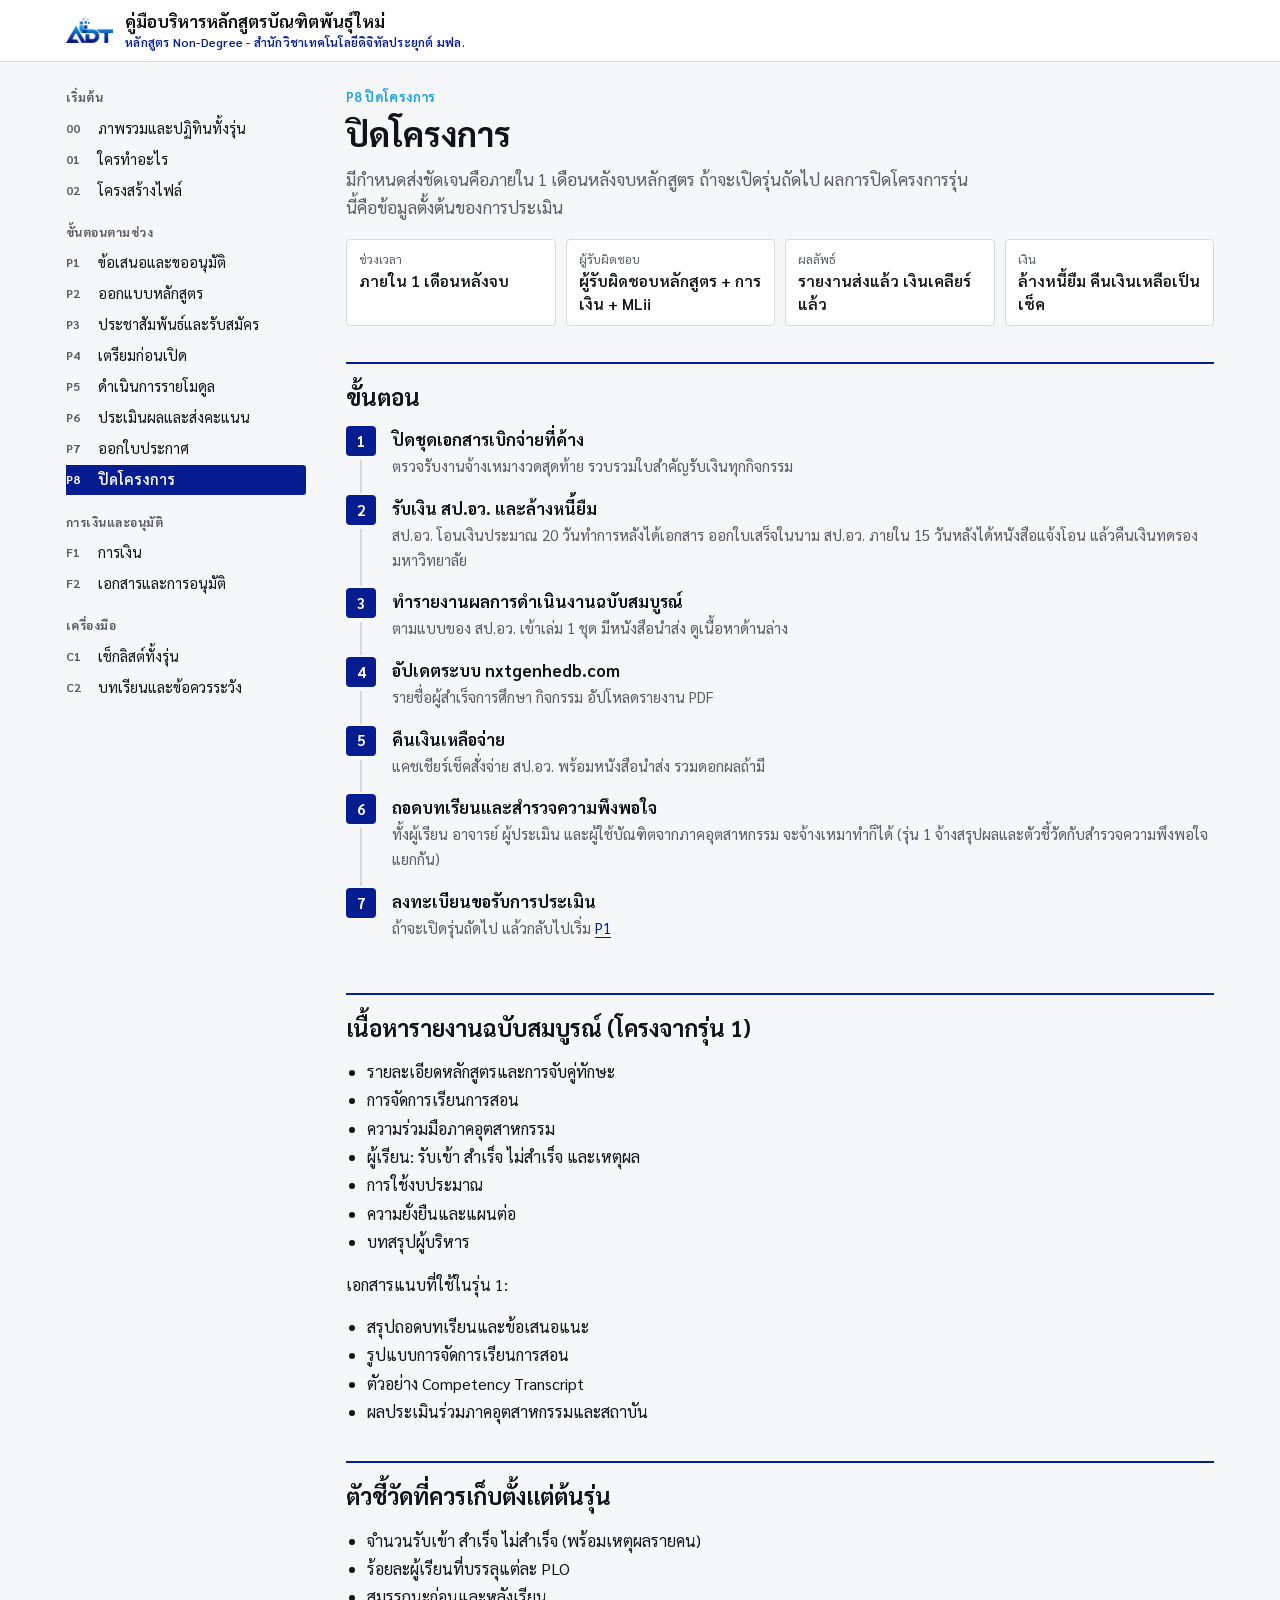
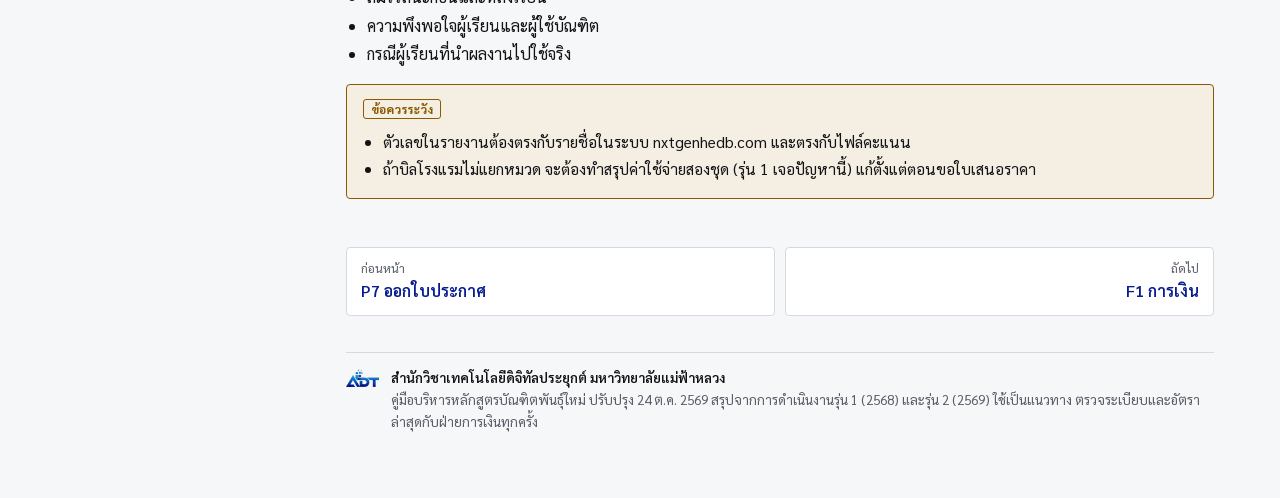
<file: p8-closeout.html>
<!doctype html>
<html lang="th">
<head>
<meta charset="utf-8">
<meta name="viewport" content="width=device-width, initial-scale=1">
<title>ปิดโครงการ | คู่มือบริหารหลักสูตรบัณฑิตพันธุ์ใหม่</title>
<meta name="description" content="P8 ปิดโครงการ">
<link rel="preconnect" href="https://fonts.googleapis.com">
<link rel="preconnect" href="https://fonts.gstatic.com" crossorigin>
<link rel="stylesheet" href="https://fonts.googleapis.com/css2?family=Sarabun:wght@400;600;700&display=swap">
<link rel="stylesheet" href="style.css">
<link rel="icon" type="image/png" href="assets/ADTlogo.png">
</head>
<body>
<header class="top"><div class="top-in">
  <a class="brand" href="index.html">
    <img class="logo" src="assets/ADTlogo.png" alt="สำนักวิชาเทคโนโลยีดิจิทัลประยุกต์ มฟล." onerror="this.style.display='none'">
    <div><div class="t">คู่มือบริหารหลักสูตรบัณฑิตพันธุ์ใหม่</div><div class="org">หลักสูตร Non-Degree - สำนักวิชาเทคโนโลยีดิจิทัลประยุกต์ มฟล.</div></div>
  </a>
  <button class="btn quiet menu-btn" type="button" aria-expanded="false" aria-controls="side">สารบัญ</button>
</div></header>
<div class="shell">
<nav class="side" id="side" aria-label="สารบัญ">
<div class="grp">เริ่มต้น</div><ol>
<li><a href="index.html"><span class="n">00</span><span>ภาพรวมและปฏิทินทั้งรุ่น</span></a></li>
<li><a href="roles.html"><span class="n">01</span><span>ใครทำอะไร</span></a></li>
<li><a href="files.html"><span class="n">02</span><span>โครงสร้างไฟล์</span></a></li>
</ol>
<div class="grp">ขั้นตอนตามช่วง</div><ol>
<li><a href="p1-proposal.html"><span class="n">P1</span><span>ข้อเสนอและขออนุมัติ</span></a></li>
<li><a href="p2-design.html"><span class="n">P2</span><span>ออกแบบหลักสูตร</span></a></li>
<li><a href="p3-admission.html"><span class="n">P3</span><span>ประชาสัมพันธ์และรับสมัคร</span></a></li>
<li><a href="p4-prelaunch.html"><span class="n">P4</span><span>เตรียมก่อนเปิด</span></a></li>
<li><a href="p5-operation.html"><span class="n">P5</span><span>ดำเนินการรายโมดูล</span></a></li>
<li><a href="p6-assessment.html"><span class="n">P6</span><span>ประเมินผลและส่งคะแนน</span></a></li>
<li><a href="p7-certificate.html"><span class="n">P7</span><span>ออกใบประกาศ</span></a></li>
<li><a href="p8-closeout.html" aria-current="page"><span class="n">P8</span><span>ปิดโครงการ</span></a></li>
</ol>
<div class="grp">การเงินและอนุมัติ</div><ol>
<li><a href="finance.html"><span class="n">F1</span><span>การเงิน</span></a></li>
<li><a href="approvals.html"><span class="n">F2</span><span>เอกสารและการอนุมัติ</span></a></li>
</ol>
<div class="grp">เครื่องมือ</div><ol>
<li><a href="checklist.html"><span class="n">C1</span><span>เช็กลิสต์ทั้งรุ่น</span></a></li>
<li><a href="lessons.html"><span class="n">C2</span><span>บทเรียนและข้อควรระวัง</span></a></li>
</ol>
</nav>
<main>
<div class="eyebrow">P8 ปิดโครงการ</div>
<h1>ปิดโครงการ</h1>
<p class="lede">มีกำหนดส่งชัดเจนคือภายใน 1 เดือนหลังจบหลักสูตร ถ้าจะเปิดรุ่นถัดไป ผลการปิดโครงการรุ่นนี้คือข้อมูลตั้งต้นของการประเมิน</p>

<div class="strip">
  <div><div class="k">ช่วงเวลา</div><div class="v">ภายใน 1 เดือนหลังจบ</div></div>
  <div><div class="k">ผู้รับผิดชอบ</div><div class="v">ผู้รับผิดชอบหลักสูตร + การเงิน + MLii</div></div>
  <div><div class="k">ผลลัพธ์</div><div class="v">รายงานส่งแล้ว เงินเคลียร์แล้ว</div></div>
  <div><div class="k">เงิน</div><div class="v">ล้างหนี้ยืม คืนเงินเหลือเป็นเช็ค</div></div>
</div>

<h2>ขั้นตอน</h2>
<ol class="steps">
  <li><div><b>ปิดชุดเอกสารเบิกจ่ายที่ค้าง</b><div class="d">ตรวจรับงานจ้างเหมางวดสุดท้าย รวบรวมใบสำคัญรับเงินทุกกิจกรรม</div></div></li>
  <li><div><b>รับเงิน สป.อว. และล้างหนี้ยืม</b><div class="d">สป.อว. โอนเงินประมาณ 20 วันทำการหลังได้เอกสาร ออกใบเสร็จในนาม สป.อว. ภายใน 15 วันหลังได้หนังสือแจ้งโอน แล้วคืนเงินทดรองมหาวิทยาลัย</div></div></li>
  <li><div><b>ทำรายงานผลการดำเนินงานฉบับสมบูรณ์</b><div class="d">ตามแบบของ สป.อว. เข้าเล่ม 1 ชุด มีหนังสือนำส่ง ดูเนื้อหาด้านล่าง</div></div></li>
  <li><div><b>อัปเดตระบบ nxtgenhedb.com</b><div class="d">รายชื่อผู้สำเร็จการศึกษา กิจกรรม อัปโหลดรายงาน PDF</div></div></li>
  <li><div><b>คืนเงินเหลือจ่าย</b><div class="d">แคชเชียร์เช็คสั่งจ่าย สป.อว. พร้อมหนังสือนำส่ง รวมดอกผลถ้ามี</div></div></li>
  <li><div><b>ถอดบทเรียนและสำรวจความพึงพอใจ</b><div class="d">ทั้งผู้เรียน อาจารย์ ผู้ประเมิน และผู้ใช้บัณฑิตจากภาคอุตสาหกรรม จะจ้างเหมาทำก็ได้ (รุ่น 1 จ้างสรุปผลและตัวชี้วัดกับสำรวจความพึงพอใจแยกกัน)</div></div></li>
  <li><div><b>ลงทะเบียนขอรับการประเมิน</b><div class="d">ถ้าจะเปิดรุ่นถัดไป แล้วกลับไปเริ่ม <a href="p1-proposal.html">P1</a></div></div></li>
</ol>

<h2>เนื้อหารายงานฉบับสมบูรณ์ (โครงจากรุ่น 1)</h2>
<ul>
  <li>รายละเอียดหลักสูตรและการจับคู่ทักษะ</li>
  <li>การจัดการเรียนการสอน</li>
  <li>ความร่วมมือภาคอุตสาหกรรม</li>
  <li>ผู้เรียน: รับเข้า สำเร็จ ไม่สำเร็จ และเหตุผล</li>
  <li>การใช้งบประมาณ</li>
  <li>ความยั่งยืนและแผนต่อ</li>
  <li>บทสรุปผู้บริหาร</li>
</ul>
<p>เอกสารแนบที่ใช้ในรุ่น 1:</p>
<ul>
  <li>สรุปถอดบทเรียนและข้อเสนอแนะ</li>
  <li>รูปแบบการจัดการเรียนการสอน</li>
  <li>ตัวอย่าง Competency Transcript</li>
  <li>ผลประเมินร่วมภาคอุตสาหกรรมและสถาบัน</li>
</ul>

<h2>ตัวชี้วัดที่ควรเก็บตั้งแต่ต้นรุ่น</h2>
<ul>
  <li>จำนวนรับเข้า สำเร็จ ไม่สำเร็จ (พร้อมเหตุผลรายคน)</li>
  <li>ร้อยละผู้เรียนที่บรรลุแต่ละ PLO</li>
  <li>สมรรถนะก่อนและหลังเรียน</li>
  <li>ความพึงพอใจผู้เรียนและผู้ใช้บัณฑิต</li>
  <li>กรณีผู้เรียนที่นำผลงานไปใช้จริง</li>
</ul>

<div class="box warn">
  <span class="lbl warn">ข้อควรระวัง</span>
  <ul>
    <li>ตัวเลขในรายงานต้องตรงกับรายชื่อในระบบ nxtgenhedb.com และตรงกับไฟล์คะแนน</li>
    <li>ถ้าบิลโรงแรมไม่แยกหมวด จะต้องทำสรุปค่าใช้จ่ายสองชุด (รุ่น 1 เจอปัญหานี้) แก้ตั้งแต่ตอนขอใบเสนอราคา</li>
  </ul>
</div>
<nav class="pn" aria-label="หน้าก่อนและถัดไป">
<a href="p7-certificate.html"><small>ก่อนหน้า</small>P7 ออกใบประกาศ</a>
<a class="next" href="finance.html"><small>ถัดไป</small>F1 การเงิน</a>
</nav>
<footer><img src="assets/ADTlogo.png" alt="" onerror="this.style.display='none'"><div><b>สำนักวิชาเทคโนโลยีดิจิทัลประยุกต์ มหาวิทยาลัยแม่ฟ้าหลวง</b><br>คู่มือบริหารหลักสูตรบัณฑิตพันธุ์ใหม่ ปรับปรุง 24 ต.ค. 2569 สรุปจากการดำเนินงานรุ่น 1 (2568) และรุ่น 2 (2569) ใช้เป็นแนวทาง ตรวจระเบียบและอัตราล่าสุดกับฝ่ายการเงินทุกครั้ง</div></footer>
</main>
</div>
<script>
(function () {
  var b = document.querySelector('.menu-btn'), s = document.getElementById('side');
  if (b && s) b.addEventListener('click', function () {
    var o = s.classList.toggle('open'); b.setAttribute('aria-expanded', o ? 'true' : 'false');
  });
})();
</script>

</body>
</html>
</file>
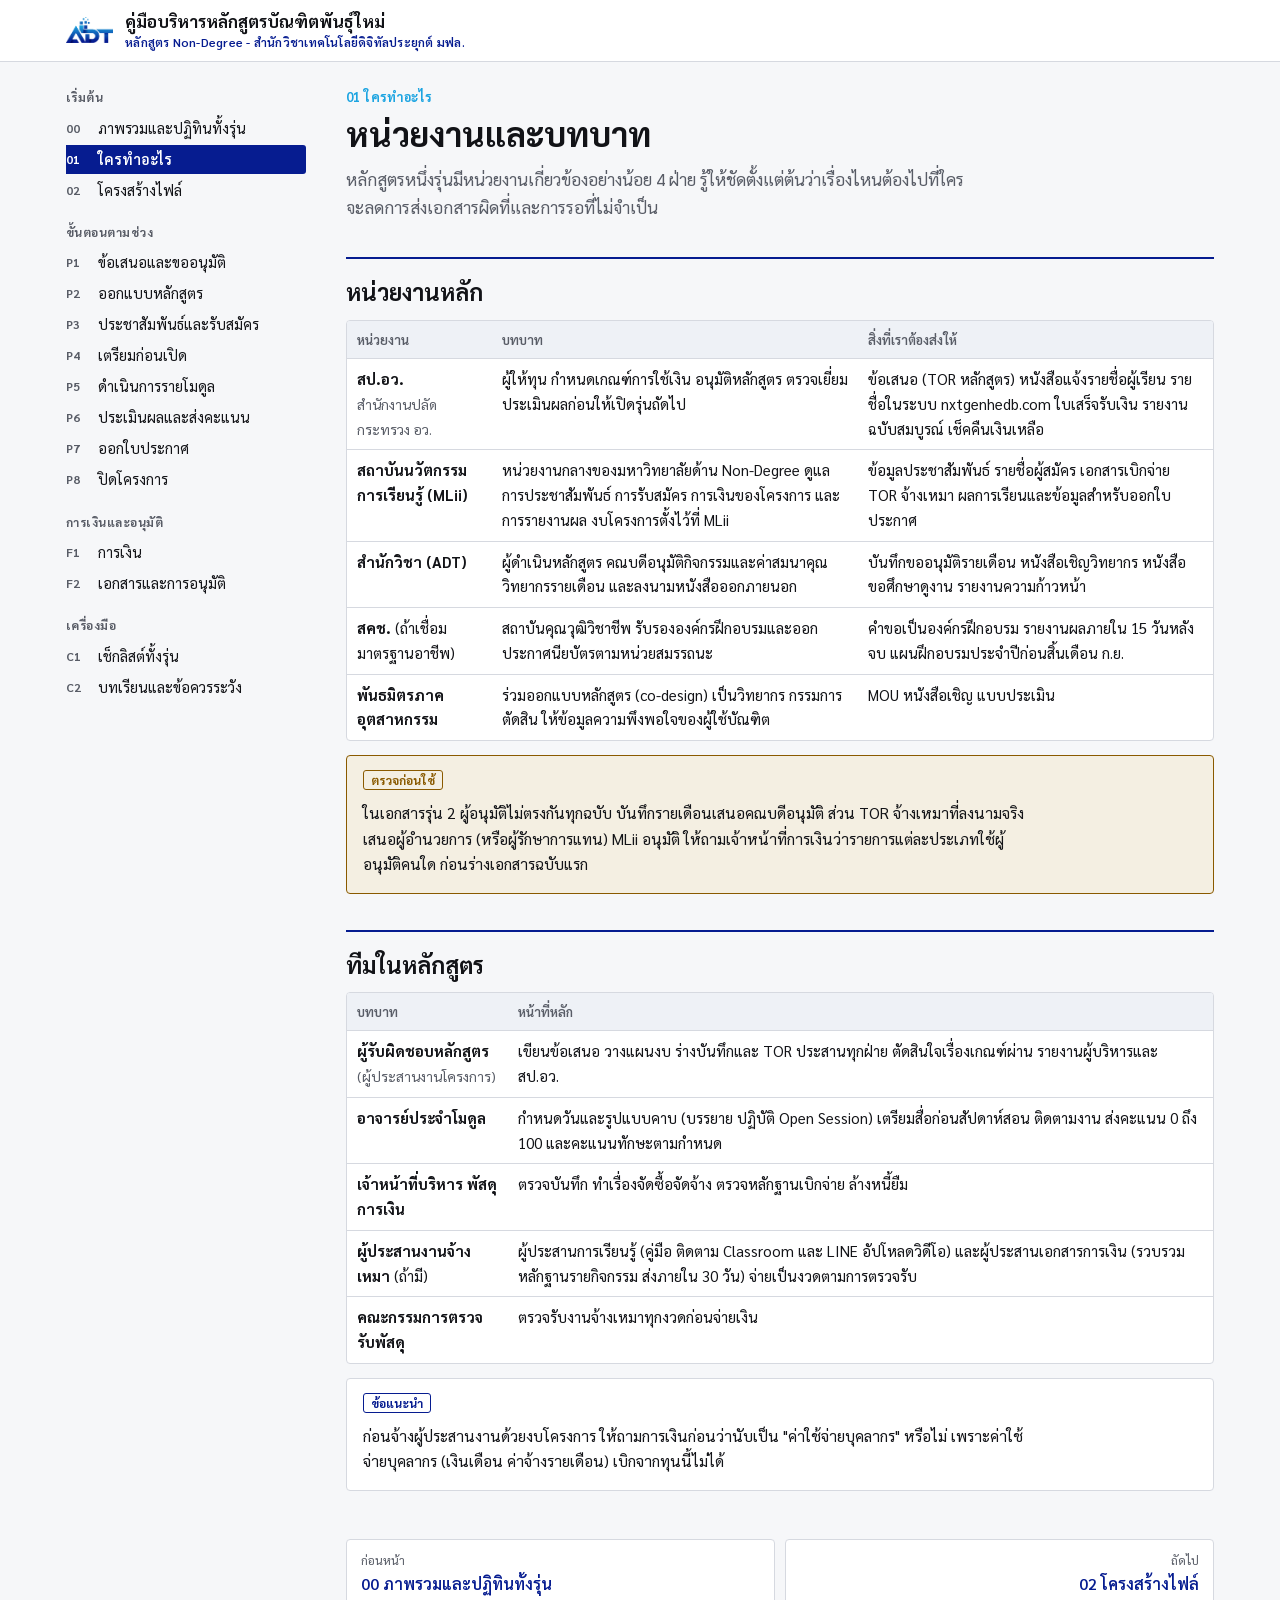
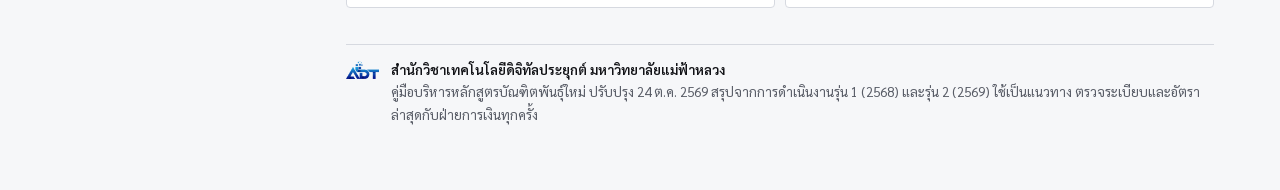
<file: roles.html>
<!doctype html>
<html lang="th">
<head>
<meta charset="utf-8">
<meta name="viewport" content="width=device-width, initial-scale=1">
<title>ใครทำอะไร | คู่มือบริหารหลักสูตรบัณฑิตพันธุ์ใหม่</title>
<meta name="description" content="01 ใครทำอะไร">
<link rel="preconnect" href="https://fonts.googleapis.com">
<link rel="preconnect" href="https://fonts.gstatic.com" crossorigin>
<link rel="stylesheet" href="https://fonts.googleapis.com/css2?family=Sarabun:wght@400;600;700&display=swap">
<link rel="stylesheet" href="style.css">
<link rel="icon" type="image/png" href="assets/ADTlogo.png">
</head>
<body>
<header class="top"><div class="top-in">
  <a class="brand" href="index.html">
    <img class="logo" src="assets/ADTlogo.png" alt="สำนักวิชาเทคโนโลยีดิจิทัลประยุกต์ มฟล." onerror="this.style.display='none'">
    <div><div class="t">คู่มือบริหารหลักสูตรบัณฑิตพันธุ์ใหม่</div><div class="org">หลักสูตร Non-Degree - สำนักวิชาเทคโนโลยีดิจิทัลประยุกต์ มฟล.</div></div>
  </a>
  <button class="btn quiet menu-btn" type="button" aria-expanded="false" aria-controls="side">สารบัญ</button>
</div></header>
<div class="shell">
<nav class="side" id="side" aria-label="สารบัญ">
<div class="grp">เริ่มต้น</div><ol>
<li><a href="index.html"><span class="n">00</span><span>ภาพรวมและปฏิทินทั้งรุ่น</span></a></li>
<li><a href="roles.html" aria-current="page"><span class="n">01</span><span>ใครทำอะไร</span></a></li>
<li><a href="files.html"><span class="n">02</span><span>โครงสร้างไฟล์</span></a></li>
</ol>
<div class="grp">ขั้นตอนตามช่วง</div><ol>
<li><a href="p1-proposal.html"><span class="n">P1</span><span>ข้อเสนอและขออนุมัติ</span></a></li>
<li><a href="p2-design.html"><span class="n">P2</span><span>ออกแบบหลักสูตร</span></a></li>
<li><a href="p3-admission.html"><span class="n">P3</span><span>ประชาสัมพันธ์และรับสมัคร</span></a></li>
<li><a href="p4-prelaunch.html"><span class="n">P4</span><span>เตรียมก่อนเปิด</span></a></li>
<li><a href="p5-operation.html"><span class="n">P5</span><span>ดำเนินการรายโมดูล</span></a></li>
<li><a href="p6-assessment.html"><span class="n">P6</span><span>ประเมินผลและส่งคะแนน</span></a></li>
<li><a href="p7-certificate.html"><span class="n">P7</span><span>ออกใบประกาศ</span></a></li>
<li><a href="p8-closeout.html"><span class="n">P8</span><span>ปิดโครงการ</span></a></li>
</ol>
<div class="grp">การเงินและอนุมัติ</div><ol>
<li><a href="finance.html"><span class="n">F1</span><span>การเงิน</span></a></li>
<li><a href="approvals.html"><span class="n">F2</span><span>เอกสารและการอนุมัติ</span></a></li>
</ol>
<div class="grp">เครื่องมือ</div><ol>
<li><a href="checklist.html"><span class="n">C1</span><span>เช็กลิสต์ทั้งรุ่น</span></a></li>
<li><a href="lessons.html"><span class="n">C2</span><span>บทเรียนและข้อควรระวัง</span></a></li>
</ol>
</nav>
<main>
<div class="eyebrow">01 ใครทำอะไร</div>
<h1>หน่วยงานและบทบาท</h1>
<p class="lede">หลักสูตรหนึ่งรุ่นมีหน่วยงานเกี่ยวข้องอย่างน้อย 4 ฝ่าย รู้ให้ชัดตั้งแต่ต้นว่าเรื่องไหนต้องไปที่ใคร จะลดการส่งเอกสารผิดที่และการรอที่ไม่จำเป็น</p>

<h2>หน่วยงานหลัก</h2>
<div class="tbl"><table>
<thead><tr><th>หน่วยงาน</th><th>บทบาท</th><th>สิ่งที่เราต้องส่งให้</th></tr></thead>
<tbody>
<tr><td><b>สป.อว.</b><br><span class="small">สำนักงานปลัดกระทรวง อว.</span></td><td>ผู้ให้ทุน กำหนดเกณฑ์การใช้เงิน อนุมัติหลักสูตร ตรวจเยี่ยม ประเมินผลก่อนให้เปิดรุ่นถัดไป</td><td>ข้อเสนอ (TOR หลักสูตร) หนังสือแจ้งรายชื่อผู้เรียน รายชื่อในระบบ nxtgenhedb.com ใบเสร็จรับเงิน รายงานฉบับสมบูรณ์ เช็คคืนเงินเหลือ</td></tr>
<tr><td><b>สถาบันนวัตกรรมการเรียนรู้ (MLii)</b></td><td>หน่วยงานกลางของมหาวิทยาลัยด้าน Non-Degree ดูแลการประชาสัมพันธ์ การรับสมัคร การเงินของโครงการ และการรายงานผล งบโครงการตั้งไว้ที่ MLii</td><td>ข้อมูลประชาสัมพันธ์ รายชื่อผู้สมัคร เอกสารเบิกจ่าย TOR จ้างเหมา ผลการเรียนและข้อมูลสำหรับออกใบประกาศ</td></tr>
<tr><td><b>สำนักวิชา (ADT)</b></td><td>ผู้ดำเนินหลักสูตร คณบดีอนุมัติกิจกรรมและค่าสมนาคุณวิทยากรรายเดือน และลงนามหนังสือออกภายนอก</td><td>บันทึกขออนุมัติรายเดือน หนังสือเชิญวิทยากร หนังสือขอศึกษาดูงาน รายงานความก้าวหน้า</td></tr>
<tr><td><b>สคช.</b> (ถ้าเชื่อมมาตรฐานอาชีพ)</td><td>สถาบันคุณวุฒิวิชาชีพ รับรององค์กรฝึกอบรมและออกประกาศนียบัตรตามหน่วยสมรรถนะ</td><td>คำขอเป็นองค์กรฝึกอบรม รายงานผลภายใน 15 วันหลังจบ แผนฝึกอบรมประจำปีก่อนสิ้นเดือน ก.ย.</td></tr>
<tr><td><b>พันธมิตรภาคอุตสาหกรรม</b></td><td>ร่วมออกแบบหลักสูตร (co-design) เป็นวิทยากร กรรมการตัดสิน ให้ข้อมูลความพึงพอใจของผู้ใช้บัณฑิต</td><td>MOU หนังสือเชิญ แบบประเมิน</td></tr>
</tbody></table></div>

<div class="box warn">
  <span class="lbl warn">ตรวจก่อนใช้</span>
  <p>ในเอกสารรุ่น 2 ผู้อนุมัติไม่ตรงกันทุกฉบับ บันทึกรายเดือนเสนอคณบดีอนุมัติ ส่วน TOR จ้างเหมาที่ลงนามจริงเสนอผู้อำนวยการ (หรือผู้รักษาการแทน) MLii อนุมัติ ให้ถามเจ้าหน้าที่การเงินว่ารายการแต่ละประเภทใช้ผู้อนุมัติคนใด ก่อนร่างเอกสารฉบับแรก</p>
</div>

<h2>ทีมในหลักสูตร</h2>
<div class="tbl"><table>
<thead><tr><th>บทบาท</th><th>หน้าที่หลัก</th></tr></thead>
<tbody>
<tr><td><b>ผู้รับผิดชอบหลักสูตร</b><br><span class="small">(ผู้ประสานงานโครงการ)</span></td><td>เขียนข้อเสนอ วางแผนงบ ร่างบันทึกและ TOR ประสานทุกฝ่าย ตัดสินใจเรื่องเกณฑ์ผ่าน รายงานผู้บริหารและ สป.อว.</td></tr>
<tr><td><b>อาจารย์ประจำโมดูล</b></td><td>กำหนดวันและรูปแบบคาบ (บรรยาย ปฏิบัติ Open Session) เตรียมสื่อก่อนสัปดาห์สอน ติดตามงาน ส่งคะแนน 0 ถึง 100 และคะแนนทักษะตามกำหนด</td></tr>
<tr><td><b>เจ้าหน้าที่บริหาร พัสดุ การเงิน</b></td><td>ตรวจบันทึก ทำเรื่องจัดซื้อจัดจ้าง ตรวจหลักฐานเบิกจ่าย ล้างหนี้ยืม</td></tr>
<tr><td><b>ผู้ประสานงานจ้างเหมา</b> (ถ้ามี)</td><td>ผู้ประสานการเรียนรู้ (คู่มือ ติดตาม Classroom และ LINE อัปโหลดวิดีโอ) และผู้ประสานเอกสารการเงิน (รวบรวมหลักฐานรายกิจกรรม ส่งภายใน 30 วัน) จ่ายเป็นงวดตามการตรวจรับ</td></tr>
<tr><td><b>คณะกรรมการตรวจรับพัสดุ</b></td><td>ตรวจรับงานจ้างเหมาทุกงวดก่อนจ่ายเงิน</td></tr>
</tbody></table></div>

<div class="box">
  <span class="lbl navy">ข้อแนะนำ</span>
  <p>ก่อนจ้างผู้ประสานงานด้วยงบโครงการ ให้ถามการเงินก่อนว่านับเป็น "ค่าใช้จ่ายบุคลากร" หรือไม่ เพราะค่าใช้จ่ายบุคลากร (เงินเดือน ค่าจ้างรายเดือน) เบิกจากทุนนี้ไม่ได้</p>
</div>
<nav class="pn" aria-label="หน้าก่อนและถัดไป">
<a href="index.html"><small>ก่อนหน้า</small>00 ภาพรวมและปฏิทินทั้งรุ่น</a>
<a class="next" href="files.html"><small>ถัดไป</small>02 โครงสร้างไฟล์</a>
</nav>
<footer><img src="assets/ADTlogo.png" alt="" onerror="this.style.display='none'"><div><b>สำนักวิชาเทคโนโลยีดิจิทัลประยุกต์ มหาวิทยาลัยแม่ฟ้าหลวง</b><br>คู่มือบริหารหลักสูตรบัณฑิตพันธุ์ใหม่ ปรับปรุง 24 ต.ค. 2569 สรุปจากการดำเนินงานรุ่น 1 (2568) และรุ่น 2 (2569) ใช้เป็นแนวทาง ตรวจระเบียบและอัตราล่าสุดกับฝ่ายการเงินทุกครั้ง</div></footer>
</main>
</div>
<script>
(function () {
  var b = document.querySelector('.menu-btn'), s = document.getElementById('side');
  if (b && s) b.addEventListener('click', function () {
    var o = s.classList.toggle('open'); b.setAttribute('aria-expanded', o ? 'true' : 'false');
  });
})();
</script>

</body>
</html>
</file>
<file: style.css>
/* คู่มือบริหารหลักสูตรบัณฑิตพันธุ์ใหม่
   Theme shared with the EC-MFU Form Helper (raw/36_LLMEthic/webapp-js/src/app.css):
   ADT School CI navy #061C90, sky #1CA4E1, Sarabun, 4px corners, no shadows. */
:root {
  --bg: #f6f7f9; --panel: #ffffff; --ink: #121317; --muted: #585c66; --line: #d6d9e0;
  --accent: #061c90; --accent-ink: #ffffff; --accent2: #1ca4e1; --soft: #eef1f6;
  --ok: #176b3a; --ok-bg: #eef3f0; --warn: #8a5a00; --warn-bg: #f4efe2;
  --todo: #a01b2e; --todo-bg: #f8e9eb; --info: #15609a; --info-bg: #e7f1f9;
  --radius: 4px; --radius-sm: 3px;
}
@media (prefers-color-scheme: dark) {
  :root:not([data-theme="light"]) {
    --bg: #0f1116; --panel: #171a21; --ink: #e9ebf0; --muted: #9aa0ad; --line: #2b2f3a;
    --accent: #5aa9e6; --accent-ink: #0f1116; --accent2: #1ca4e1; --soft: #1e222b;
    --ok: #8fd3a5; --ok-bg: #1d3325; --warn: #f0c46a; --warn-bg: #3a2e14;
    --todo: #f2a1ac; --todo-bg: #3a1f26; --info: #9cd0f2; --info-bg: #15283a;
    color-scheme: dark;
  }
}
:root[data-theme="dark"] {
  --bg: #0f1116; --panel: #171a21; --ink: #e9ebf0; --muted: #9aa0ad; --line: #2b2f3a;
  --accent: #5aa9e6; --accent-ink: #0f1116; --accent2: #1ca4e1; --soft: #1e222b;
  --ok: #8fd3a5; --ok-bg: #1d3325; --warn: #f0c46a; --warn-bg: #3a2e14;
  --todo: #f2a1ac; --todo-bg: #3a1f26; --info: #9cd0f2; --info-bg: #15283a;
  color-scheme: dark;
}

* { box-sizing: border-box; }
html, body { margin: 0; }
html { -webkit-text-size-adjust: 100%; }
body { background: var(--bg); color: var(--ink); font-family: "Sarabun", "TH Sarabun New", system-ui, sans-serif; font-size: 16px; line-height: 1.65; }
button, input { font: inherit; color: inherit; }
a { color: var(--accent); text-underline-offset: 3px; }
a:focus-visible, button:focus-visible, input:focus-visible { outline: 2px solid var(--accent2); outline-offset: 2px; }
code { font-family: ui-monospace, "SF Mono", Menlo, monospace; font-size: .86em; background: var(--soft); padding: 1px 5px; border-radius: var(--radius-sm); overflow-wrap: anywhere; }
.mono { font-variant-numeric: tabular-nums; }

/* Header (same structure as EC header.top) */
header.top { position: sticky; top: 0; z-index: 10; background: var(--panel); border-bottom: 1px solid var(--line); }
.top-in { max-width: 1180px; margin: 0 auto; display: flex; flex-wrap: wrap; gap: 8px 16px; align-items: center; justify-content: space-between; padding: 10px 16px; }
.brand { display: flex; align-items: center; gap: 12px; text-decoration: none; color: var(--ink); min-width: 0; }
.brand .logo { height: 26px; width: auto; display: block; flex: none; }
.brand .t { font-size: 17px; font-weight: 700; line-height: 1.35; }
.brand .org { color: var(--accent); font-size: 12px; font-weight: 600; letter-spacing: .02em; margin-top: 1px; line-height: 1.4; }
.btn { display: inline-block; white-space: nowrap; text-decoration: none; border: 1px solid var(--accent); background: transparent; color: var(--accent); border-radius: var(--radius); padding: 5px 12px; cursor: pointer; font-size: 14px; }
.btn:hover, .btn.primary { background: var(--accent); color: var(--accent-ink); }
.btn.quiet { border-color: var(--line); color: var(--muted); }
.btn.quiet:hover { background: var(--soft); color: var(--ink); }
.menu-btn { display: none; }
@media (max-width: 560px) {
  .top-in { flex-wrap: nowrap; padding: 8px 16px; }
  .brand { gap: 10px; }
  .brand .logo { height: 22px; }
  .brand .t { font-size: 15px; }
  .brand .org { font-size: 11px; }
}

/* Shell */
.shell { max-width: 1180px; margin: 0 auto; padding: 0 16px; display: grid; grid-template-columns: 240px minmax(0, 1fr); gap: 40px; }
nav.side { position: sticky; top: 64px; align-self: start; max-height: calc(100vh - 64px); overflow-y: auto; padding: 24px 0 40px; font-size: 14.5px; }
nav.side .grp { font-size: 12px; font-weight: 700; letter-spacing: .04em; color: var(--muted); margin: 18px 0 6px; }
nav.side .grp:first-child { margin-top: 0; }
nav.side ol { list-style: none; margin: 0; padding: 0; }
nav.side a { display: grid; grid-template-columns: 32px 1fr; padding: 4px 8px; margin-left: -8px; text-decoration: none; color: var(--ink); border-radius: var(--radius-sm); line-height: 1.45; }
nav.side a .n { font-size: 12px; font-weight: 700; color: var(--muted); padding-top: 2px; }
nav.side a:hover { background: var(--soft); }
nav.side a[aria-current="page"] { background: var(--accent); color: var(--accent-ink); font-weight: 600; }
nav.side a[aria-current="page"] .n { color: var(--accent-ink); }
@media (max-width: 920px) {
  .shell { grid-template-columns: minmax(0, 1fr); gap: 0; }
  .menu-btn { display: inline-block; }
  nav.side { display: none; position: static; max-height: none; padding: 14px 0; border-bottom: 1px solid var(--line); }
  nav.side.open { display: block; }
}

main { min-width: 0; padding: 24px 0 64px; }
.eyebrow { font-size: 13px; color: var(--accent2); font-weight: 700; letter-spacing: .03em; }
h1 { font-size: clamp(26px, 4vw, 34px); line-height: 1.3; margin: 4px 0 10px; text-wrap: balance; }
.lede { font-size: 17px; color: var(--muted); max-width: 70ch; margin: 0 0 8px; }
h2 { font-size: clamp(20px, 2.6vw, 23px); line-height: 1.4; margin: 36px 0 10px; padding-top: 16px; border-top: 2px solid var(--accent); text-wrap: balance; }
h3 { font-size: 17px; margin: 22px 0 6px; }
p, li { max-width: 74ch; }
ul, ol { padding-left: 1.3em; }
li { margin: 2px 0; }
.small { font-size: 14px; color: var(--muted); }

/* Phase summary (EC .stats look) */
.strip { display: grid; grid-template-columns: repeat(4, minmax(0, 1fr)); gap: 10px; margin: 18px 0 6px; }
@media (max-width: 1060px) { .strip { grid-template-columns: repeat(2, minmax(0, 1fr)); } }
.strip > div { background: var(--panel); border: 1px solid var(--line); border-radius: var(--radius); padding: 10px 12px; }
.strip .k { font-size: 12px; color: var(--muted); }
.strip .v { font-size: 15.5px; font-weight: 600; line-height: 1.45; }

/* Labels: 1px framed */
.lbl { display: inline-block; font-size: 12px; font-weight: 700; line-height: 1.5; padding: 0 7px; border: 1px solid currentColor; border-radius: var(--radius-sm); vertical-align: 2px; white-space: nowrap; }
.lbl.navy { color: var(--accent); }
.lbl.sky { color: var(--info); }
.lbl.warn { color: var(--warn); }
.lbl.bad { color: var(--todo); }
.lbl.ok { color: var(--ok); }

/* Callouts (EC card) */
.box { background: var(--panel); border: 1px solid var(--line); border-radius: var(--radius); padding: 12px 16px; margin: 14px 0; font-size: 15.5px; }
.box > .lbl { margin-bottom: 6px; }
.box p, .box ul { margin: 4px 0; }
.box.warn { border-color: var(--warn); background: var(--warn-bg); }
.box.bad { border-color: var(--todo); background: var(--todo-bg); }
.box.info { border-color: var(--info); background: var(--info-bg); }

/* Steps (EC guide numbering: filled square + connector line) */
.steps { list-style: none; padding: 0; margin: 14px 0; counter-reset: st; }
.steps > li { counter-increment: st; position: relative; padding: 0 0 16px 46px; max-width: none; margin: 0; }
.steps > li::before { content: counter(st); position: absolute; left: 0; top: 0; width: 30px; height: 30px; border-radius: var(--radius);
  background: var(--accent); color: var(--accent-ink); font-weight: 700; display: flex; align-items: center; justify-content: center; font-size: 15px; }
.steps > li:not(:last-child)::after { content: ""; position: absolute; left: 14px; top: 34px; bottom: 2px; width: 2px; background: var(--line); }
.steps b { display: block; font-size: 16.5px; line-height: 1.45; padding-top: 2px; }
.steps .d { color: var(--muted); font-size: 15px; margin-top: 2px; }
.steps .d ul { margin: 4px 0; }

/* Tables */
.tbl { overflow-x: auto; border: 1px solid var(--line); border-radius: var(--radius); background: var(--panel); margin: 12px 0; }
table { border-collapse: collapse; width: 100%; font-size: 15px; }
th, td { padding: 8px 10px; text-align: left; border-bottom: 1px solid var(--line); vertical-align: top; }
th { font-size: 13px; font-weight: 600; color: var(--muted); background: var(--soft); }
tr:last-child td { border-bottom: 0; }
td.r, th.r { text-align: right; white-space: nowrap; font-variant-numeric: tabular-nums; }
td.nw { white-space: nowrap; }
@media (max-width: 560px) { td.nw { white-space: normal; min-width: 92px; } }

/* Timeline (overview) */
.tl { border: 1px solid var(--line); border-radius: var(--radius); background: var(--panel); margin: 14px 0; }
.tl-row { display: grid; grid-template-columns: 150px minmax(0, 1fr); border-bottom: 1px solid var(--line); }
.tl-row:last-child { border-bottom: 0; }
.tl-when { padding: 10px 12px; font-size: 13.5px; color: var(--accent); font-weight: 700; background: var(--soft); border-right: 1px solid var(--line); line-height: 1.45; }
.tl-what { padding: 10px 14px; }
.tl-what a { font-weight: 700; }
.tl-what p { margin: 2px 0 0; font-size: 15px; color: var(--muted); }
@media (max-width: 560px) { .tl-row { grid-template-columns: minmax(0, 1fr); } .tl-when { border-right: 0; border-bottom: 1px solid var(--line); } }

/* Phase cards on index */
.cards { display: grid; grid-template-columns: repeat(2, minmax(0, 1fr)); gap: 10px; margin: 14px 0; }
.card { display: block; border: 1px solid var(--line); border-radius: var(--radius); background: var(--panel); padding: 12px 16px; text-decoration: none; color: var(--ink); }
.card:hover { border-color: var(--accent); }
.card .n { font-size: 12.5px; color: var(--accent2); font-weight: 700; }
.card b { display: block; font-size: 17px; margin: 1px 0 3px; color: var(--accent); }
.card span { font-size: 14.5px; color: var(--muted); line-height: 1.55; display: block; }
@media (max-width: 640px) { .cards { grid-template-columns: minmax(0, 1fr); } }

/* File tree */
pre.tree { background: var(--panel); border: 1px solid var(--line); border-radius: var(--radius); padding: 12px 16px; overflow-x: auto; font-family: ui-monospace, "SF Mono", Menlo, monospace; font-size: 13px; line-height: 1.75; margin: 12px 0; }
pre.tree .c { color: var(--muted); font-family: "Sarabun", system-ui, sans-serif; font-size: 13.5px; }

/* Checklist */
.ck { list-style: none; padding: 0; margin: 8px 0 18px; border: 1px solid var(--line); border-radius: var(--radius); background: var(--panel); }
.ck li { border-bottom: 1px solid var(--line); margin: 0; max-width: none; }
.ck li:last-child { border-bottom: 0; }
.ck label { display: grid; grid-template-columns: 22px minmax(0, 1fr); gap: 10px; padding: 8px 14px; cursor: pointer; font-size: 15.5px; line-height: 1.55; }
.ck label:hover { background: var(--soft); }
.ck input { width: 17px; height: 17px; margin: 4px 0 0; accent-color: var(--accent); }
.ck input:checked + span { color: var(--muted); text-decoration: line-through; text-decoration-color: var(--line); }
.ck .when { font-size: 12.5px; font-weight: 600; color: var(--info); margin-left: 8px; white-space: nowrap; }
.ck-tools { display: flex; flex-wrap: wrap; gap: 10px; align-items: center; margin: 10px 0 0; font-size: 14px; color: var(--muted); }

/* Prev / next */
.pn { display: grid; grid-template-columns: 1fr 1fr; gap: 10px; margin-top: 48px; }
.pn a { border: 1px solid var(--line); border-radius: var(--radius); padding: 10px 14px; text-decoration: none; background: var(--panel); font-weight: 600; }
.pn a:hover { border-color: var(--accent); }
.pn small { display: block; color: var(--muted); font-size: 12.5px; font-weight: 400; }
.pn .next { text-align: right; grid-column: 2; }

footer { border-top: 1px solid var(--line); margin-top: 36px; padding-top: 14px; font-size: 13.5px; color: var(--muted); display: flex; gap: 12px; align-items: flex-start; }
footer img { height: 18px; width: auto; flex: none; margin-top: 2px; }
footer b { color: var(--ink); font-weight: 600; }

@media print {
  header.top, nav.side, .pn, .ck-tools { display: none !important; }
  .shell { display: block; }
  body { background: #fff; }
}
</file>
